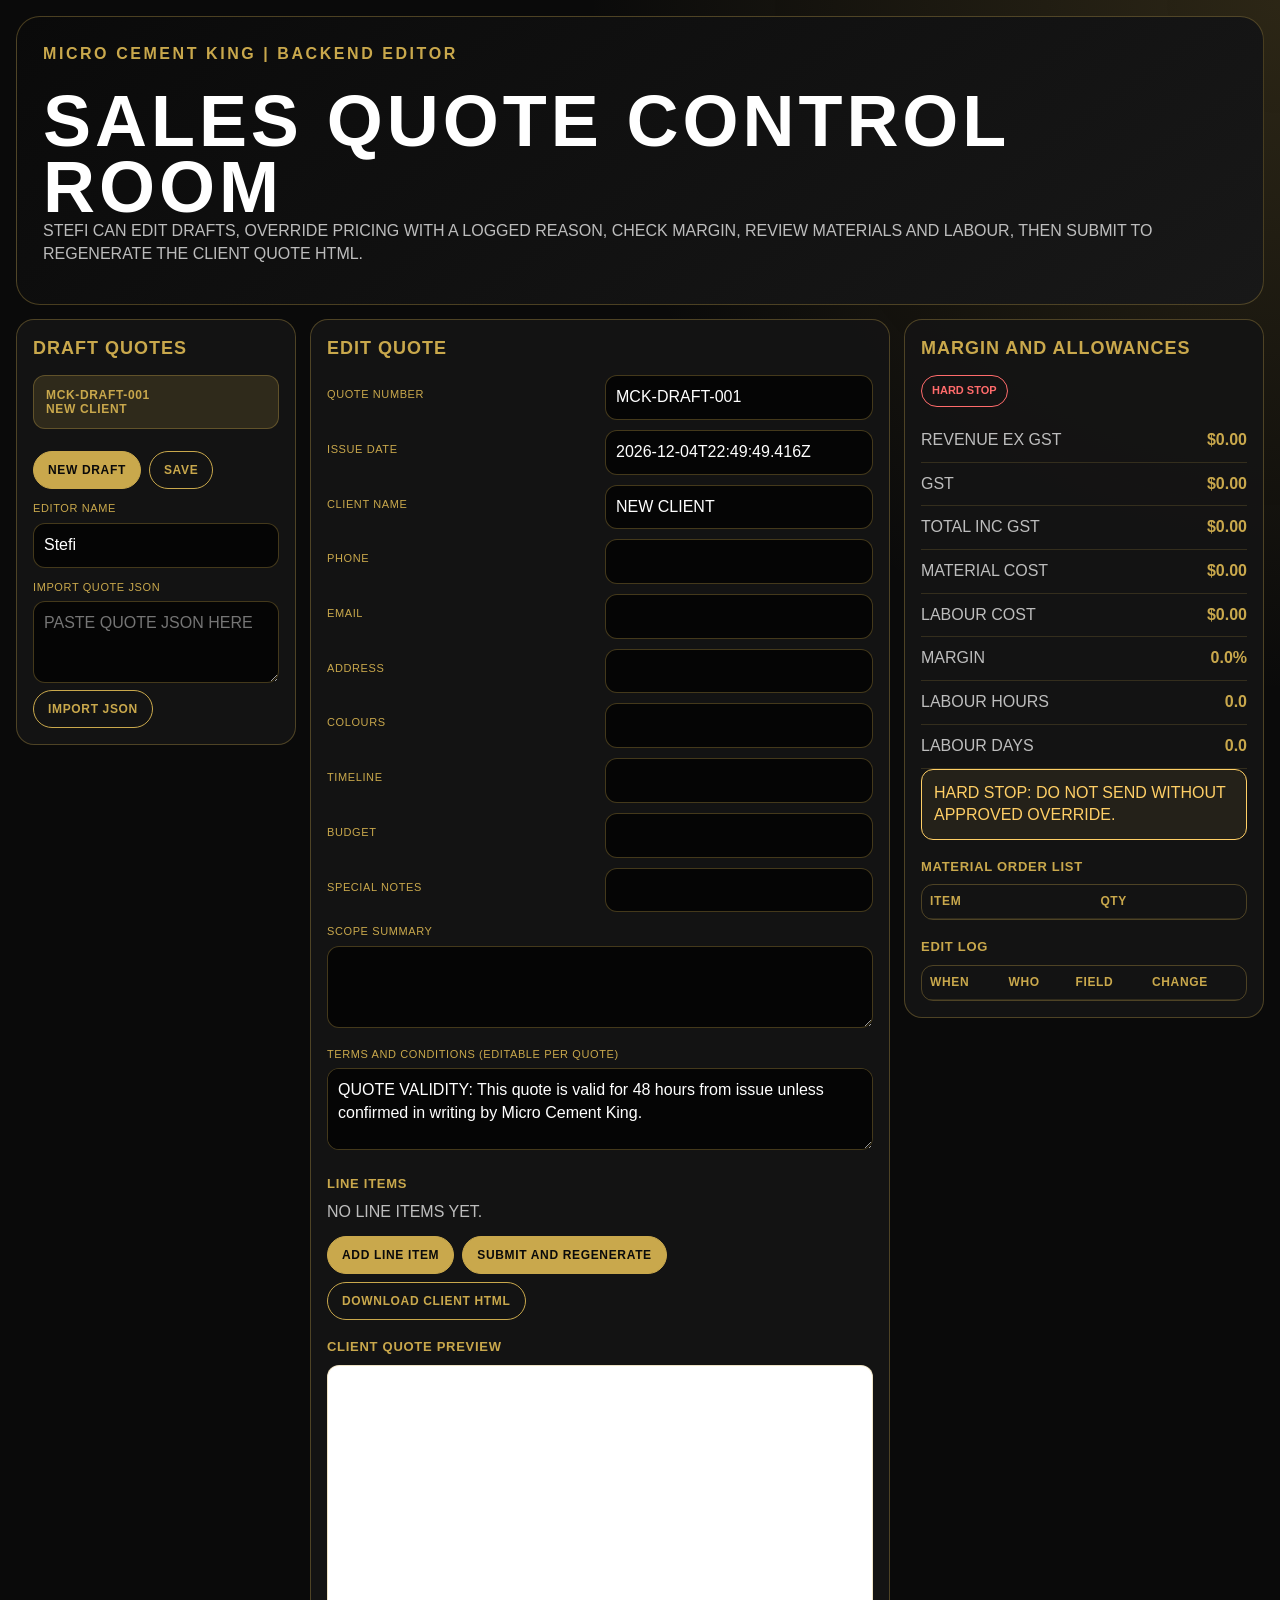
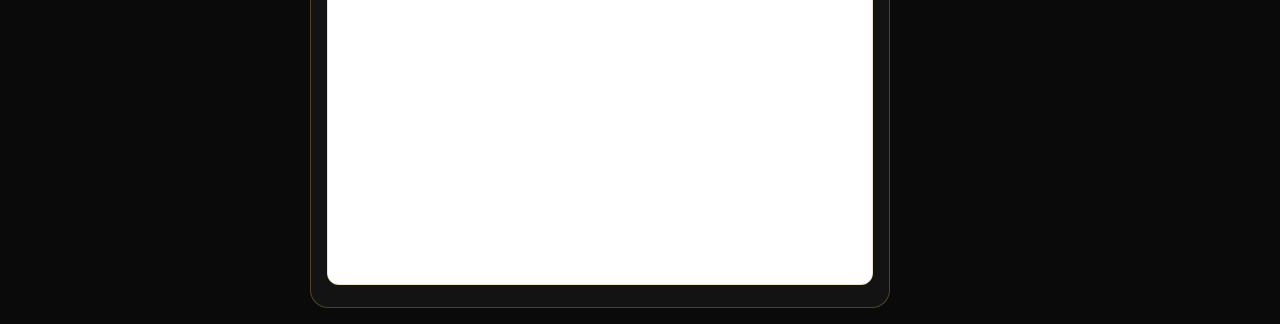
<file: backend-editor.html>
<!doctype html>
<html lang="en-AU">
<head>
  <meta charset="utf-8">
  <meta name="viewport" content="width=device-width, initial-scale=1, viewport-fit=cover">
  <title>MCK BACKEND EDITOR</title>
  <style>
    :root { --gold:#C9A84C; --black:#0A0A0A; --white:#FFFFFF; --panel:#151515; --muted:rgba(255,255,255,.72); --line:rgba(201,168,76,.32); --danger:#FF6B6B; --amber:#FFCF66; --green:#79D28F; }
    * { box-sizing:border-box; -webkit-print-color-adjust:exact; print-color-adjust:exact; }
    html, body { margin:0; background:var(--black); color:var(--white); font-family:Arial, Helvetica, sans-serif; line-height:1.42; }
    body { min-height:100vh; background:radial-gradient(circle at top right, rgba(201,168,76,.18), transparent 30%), var(--black); }
    h1, h2, h3, label, th, button { text-transform:uppercase; letter-spacing:.055em; }
    h1 { margin:0; font-size:clamp(34px, 7vw, 72px); line-height:.92; }
    h2 { margin:0 0 14px; color:var(--gold); font-size:18px; }
    h3 { color:var(--gold); font-size:13px; margin:18px 0 8px; }
    p { color:var(--muted); margin:0 0 12px; }
    .app { width:100%; max-width:1320px; margin:0 auto; padding:16px; }
    .hero { border:1px solid var(--line); border-radius:24px; padding:26px; background:linear-gradient(145deg, #0A0A0A, #181818); margin-bottom:14px; }
    .brand { color:var(--gold); font-weight:900; margin-bottom:22px; letter-spacing:.16em; }
    .layout { display:grid; grid-template-columns:280px 1fr 360px; gap:14px; align-items:start; }
    .card { border:1px solid var(--line); border-radius:18px; background:rgba(21,21,21,.95); padding:16px; overflow:hidden; }
    .draft { width:100%; text-align:left; border:1px solid var(--line); background:transparent; color:var(--white); border-radius:12px; padding:12px; margin-bottom:10px; cursor:pointer; }
    .draft.active { background:rgba(201,168,76,.16); color:var(--gold); }
    label { display:block; color:var(--gold); font-size:11px; margin:12px 0 6px; }
    input, textarea, select { width:100%; border:1px solid var(--line); border-radius:12px; background:#050505; color:var(--white); padding:10px; font:inherit; }
    textarea { min-height:82px; resize:vertical; }
    .grid { display:grid; grid-template-columns:repeat(2, minmax(0, 1fr)); gap:10px; }
    .line-grid { display:grid; grid-template-columns:1.4fr 1fr 1fr .65fr .75fr .9fr auto; gap:8px; align-items:end; border-top:1px solid rgba(201,168,76,.18); padding-top:12px; margin-top:12px; }
    button { border:1px solid var(--gold); border-radius:999px; background:var(--gold); color:var(--black); font-weight:900; padding:11px 14px; cursor:pointer; font-size:12px; }
    button.secondary { background:transparent; color:var(--gold); }
    button.danger { border-color:var(--danger); color:var(--danger); background:transparent; }
    .button-row { display:flex; flex-wrap:wrap; gap:8px; margin-top:12px; }
    .metric { display:flex; justify-content:space-between; gap:12px; border-bottom:1px solid rgba(201,168,76,.18); padding:10px 0; }
    .metric span { color:var(--muted); }
    .metric strong { color:var(--gold); }
    .badge { display:inline-flex; border:1px solid var(--line); border-radius:999px; padding:7px 10px; font-weight:900; font-size:11px; }
    .PASS { color:var(--green); border-color:var(--green); }
    .FLAG { color:var(--amber); border-color:var(--amber); }
    .HARDSTOP { color:var(--danger); border-color:var(--danger); }
    table { width:100%; border-collapse:collapse; }
    th, td { border-bottom:1px solid rgba(201,168,76,.16); padding:8px; font-size:12px; text-align:left; vertical-align:top; }
    th { color:var(--gold); }
    td { color:var(--white); }
    .scroll { max-height:300px; overflow:auto; border:1px solid var(--line); border-radius:12px; }
    .preview { width:100%; height:520px; background:var(--white); border:1px solid var(--line); border-radius:12px; }
    .notice { border:1px solid var(--amber); color:var(--amber); border-radius:12px; padding:12px; background:rgba(255,207,102,.07); }
    @media (max-width:1100px) { .layout { grid-template-columns:1fr; } .line-grid { grid-template-columns:1fr 1fr; } }
    @media (max-width:680px) { .app { padding:10px; } .hero, .card { border-radius:16px; padding:14px; } .grid, .line-grid { grid-template-columns:1fr; } }
    @media print { body, .app, .hero, .card { background:#0A0A0A !important; color:#FFFFFF !important; } h1,h2,h3,label,th,.brand,.metric strong { color:#C9A84C !important; } .button-row, button, .preview { display:none !important; } }
  </style>
</head>
<body>
  <main class="app">
    <section class="hero">
      <div class="brand">MICRO CEMENT KING | BACKEND EDITOR</div>
      <h1>SALES QUOTE CONTROL ROOM</h1>
      <p>STEFI CAN EDIT DRAFTS, OVERRIDE PRICING WITH A LOGGED REASON, CHECK MARGIN, REVIEW MATERIALS AND LABOUR, THEN SUBMIT TO REGENERATE THE CLIENT QUOTE HTML.</p>
    </section>

    <section class="layout">
      <aside class="card">
        <h2>DRAFT QUOTES</h2>
        <div id="draftList"></div>
        <div class="button-row">
          <button onclick="newDraft()">NEW DRAFT</button>
          <button class="secondary" onclick="saveDrafts()">SAVE</button>
        </div>
        <label>EDITOR NAME</label>
        <input id="editorName" value="Stefi" onchange="setEditor(this.value)">
        <label>IMPORT QUOTE JSON</label>
        <textarea id="importBox" placeholder="PASTE QUOTE JSON HERE"></textarea>
        <button class="secondary" onclick="importJson()">IMPORT JSON</button>
      </aside>

      <section class="card">
        <h2>EDIT QUOTE</h2>
        <div id="form"></div>
        <h3>LINE ITEMS</h3>
        <div id="lineItems"></div>
        <div class="button-row">
          <button onclick="addLineItem()">ADD LINE ITEM</button>
          <button onclick="submitQuote()">SUBMIT AND REGENERATE</button>
          <button class="secondary" onclick="downloadQuoteHtml()">DOWNLOAD CLIENT HTML</button>
        </div>
        <h3>CLIENT QUOTE PREVIEW</h3>
        <iframe id="preview" class="preview" title="CLIENT QUOTE PREVIEW"></iframe>
      </section>

      <aside class="card">
        <h2>MARGIN AND ALLOWANCES</h2>
        <div id="metrics"></div>
        <h3>MATERIAL ORDER LIST</h3>
        <div class="scroll"><table><thead><tr><th>ITEM</th><th>QTY</th></tr></thead><tbody id="materials"></tbody></table></div>
        <h3>EDIT LOG</h3>
        <div class="scroll"><table><thead><tr><th>WHEN</th><th>WHO</th><th>FIELD</th><th>CHANGE</th></tr></thead><tbody id="log"></tbody></table></div>
      </aside>
    </section>
  </main>

  <script>
    const GST = 0.10;
    const MIN = 2500;
    const rateTable = [
      ['Floors','Concrete (standard)',280], ['Floors','Existing tiles',350], ['Floors','Timber/plywood',320],
      ['Walls','Plasterboard',260], ['Walls','Rendered/brick',300], ['Benchtops','Any',380],
      ['Bathroom (wet area)','Any',350], ['Pool surrounds','Concrete',320], ['Stairs','Any',400],
      ['Fireplace','Any',420], ['Commercial (one coat)','Any',180]
    ];
    let editor = 'Stefi';
    let drafts = JSON.parse(localStorage.getItem('mckDrafts') || 'null') || seedDrafts();
    let active = 0;
    let lastHtml = '';

    function seedDrafts() {
      return [{ quoteNumber:'MCK-DRAFT-001', issueDate:new Date().toISOString(), client:{name:'NEW CLIENT', phone:'', email:''}, project:{address:'', colours:'', timeline:'', budget:'', specialNotes:''}, scopeSummary:'', lineItems:[], inclusions:[], exclusions:[], missingInfo:[], editLog:[] }];
    }
    function money(v) { return '$' + Number(v || 0).toLocaleString('en-AU', { minimumFractionDigits:2, maximumFractionDigits:2 }); }
    function n(v) { return String(v || '').trim().toLowerCase(); }
    function setEditor(value) { editor = value || 'Stefi'; }
    function log(field, oldValue, newValue) {
      const d = drafts[active];
      if (String(oldValue) === String(newValue)) return;
      d.editLog = d.editLog || [];
      d.editLog.unshift({ field, oldValue:String(oldValue || ''), newValue:String(newValue || ''), who:editor, when:new Date().toLocaleString('en-AU') });
    }
    function getRate(item) {
      if (item.rateOverride !== '' && item.rateOverride != null && !Number.isNaN(Number(item.rateOverride))) return Number(item.rateOverride);
      const direct = rateTable.find(r => n(r[0]) === n(item.surfaceType) && n(r[1]) === n(item.substrate));
      if (direct) return direct[2];
      const any = rateTable.find(r => n(r[0]) === n(item.surfaceType) && n(r[1]) === 'any');
      return any ? any[2] : 0;
    }
    function systemType(item) {
      const s = n(item.surfaceType); const sub = n(item.substrate); const desc = n(item.description);
      if (s.includes('commercial')) return 'commercial';
      if (s.includes('bathroom') || desc.includes('bathroom')) return 'wet';
      if (s.includes('benchtop') || desc.includes('bench') || desc.includes('counter')) return 'bench';
      if (s.includes('pool')) return 'outdoor';
      if (sub.includes('tile')) return 'tile';
      return 'standard';
    }
    function calc() {
      const d = drafts[active];
      let raw = 0, materials = 0, labour = 0, hours = 0;
      const lines = (d.lineItems || []).map(item => {
        const sqm = Number(item.sqm || 0); const rate = getRate(item); const type = systemType(item);
        const materialRate = type === 'commercial' ? 25 : type === 'wet' ? 60 : type === 'bench' ? 50 : type === 'outdoor' ? 55 : type === 'tile' ? 55 : 45;
        const labourRate = n(item.surfaceType).includes('stairs') || n(item.surfaceType).includes('fireplace') ? 120 : type === 'commercial' ? 50 : type === 'wet' ? 100 : 80;
        const hourRate = n(item.surfaceType).includes('stairs') || n(item.surfaceType).includes('fireplace') ? 1.5 : type === 'wet' ? 1.25 : type === 'commercial' ? .55 : type === 'bench' ? 1.1 : 1;
        const total = sqm * rate;
        raw += total; materials += sqm * materialRate; labour += sqm * labourRate; hours += sqm * hourRate;
        return { ...item, sqm, rate, total, materialRate, labourRate, hours, type };
      });
      const minimumAdjustment = raw > 0 && raw < MIN ? MIN - raw : 0;
      const revenue = raw + minimumAdjustment;
      const cost = materials + labour;
      const margin = revenue ? ((revenue - cost) / revenue) * 100 : 0;
      const status = margin >= 40 ? 'PASS' : margin >= 35 ? 'FLAG' : 'HARD STOP';
      return { lines, raw, minimumAdjustment, revenue, gst:revenue * GST, inc:revenue * 1.1, materials, labour, cost, margin, status, hours, days:hours / 16 };
    }
    function updateField(path, value) {
      const d = drafts[active];
      const parts = path.split('.');
      let obj = d;
      while (parts.length > 1) obj = obj[parts.shift()];
      const key = parts[0]; const old = obj[key]; obj[key] = value; log(path, old, value); render();
    }
    function input(label, path, value, type='text') { return `<label>${label}</label><input type="${type}" value="${escapeAttr(value)}" onchange="updateField('${path}', this.value)">`; }
    function textarea(label, path, value) { return `<label>${label}</label><textarea onchange="updateField('${path}', this.value)">${escapeHtml(value)}</textarea>`; }
    function escapeHtml(v) { return String(v == null ? '' : v).replaceAll('&','&amp;').replaceAll('<','&lt;').replaceAll('>','&gt;').replaceAll('"','&quot;').replaceAll("'",'&#039;'); }
    function escapeAttr(v) { return escapeHtml(v); }
    function render() {
      const d = drafts[active]; const c = calc();
      document.getElementById('draftList').innerHTML = drafts.map((q,i) => `<button class="draft ${i===active?'active':''}" onclick="active=${i}; render()"><strong>${escapeHtml(q.quoteNumber)}</strong><br>${escapeHtml((q.client||{}).name || 'NO NAME')}</button>`).join('');
      document.getElementById('form').innerHTML = `<div class="grid">${input('QUOTE NUMBER','quoteNumber',d.quoteNumber)}${input('ISSUE DATE','issueDate',d.issueDate)}${input('CLIENT NAME','client.name',d.client.name)}${input('PHONE','client.phone',d.client.phone)}${input('EMAIL','client.email',d.client.email)}${input('ADDRESS','project.address',d.project.address)}${input('COLOURS','project.colours',d.project.colours)}${input('TIMELINE','project.timeline',d.project.timeline)}${input('BUDGET','project.budget',d.project.budget)}${input('SPECIAL NOTES','project.specialNotes',d.project.specialNotes)}</div>${textarea('SCOPE SUMMARY','scopeSummary',d.scopeSummary || '')}${textarea('TERMS AND CONDITIONS (EDITABLE PER QUOTE)','termsAndConditions',d.termsAndConditions || defaultTerms())}`;
      document.getElementById('lineItems').innerHTML = (d.lineItems || []).map((item,i) => lineEditor(item,i)).join('') || '<p>NO LINE ITEMS YET.</p>';
      const cls = c.status.replace(' ', '');
      document.getElementById('metrics').innerHTML = `<p><span class="badge ${cls}">${c.status}</span></p><div class="metric"><span>REVENUE EX GST</span><strong>${money(c.revenue)}</strong></div><div class="metric"><span>GST</span><strong>${money(c.gst)}</strong></div><div class="metric"><span>TOTAL INC GST</span><strong>${money(c.inc)}</strong></div><div class="metric"><span>MATERIAL COST</span><strong>${money(c.materials)}</strong></div><div class="metric"><span>LABOUR COST</span><strong>${money(c.labour)}</strong></div><div class="metric"><span>MARGIN</span><strong>${c.margin.toFixed(1)}%</strong></div><div class="metric"><span>LABOUR HOURS</span><strong>${c.hours.toFixed(1)}</strong></div><div class="metric"><span>LABOUR DAYS</span><strong>${c.days.toFixed(1)}</strong></div>${c.status === 'HARD STOP' ? '<div class="notice">HARD STOP: DO NOT SEND WITHOUT APPROVED OVERRIDE.</div>' : ''}`;
      document.getElementById('materials').innerHTML = materialRows(c.lines);
      document.getElementById('log').innerHTML = (d.editLog || []).map(row => `<tr><td>${escapeHtml(row.when)}</td><td>${escapeHtml(row.who)}</td><td>${escapeHtml(row.field)}</td><td>${escapeHtml(row.oldValue)} TO ${escapeHtml(row.newValue)}</td></tr>`).join('');
      saveDrafts(false);
    }
    function lineEditor(item,i) {
      return `<div class="line-grid"><div><label>DESCRIPTION</label><input value="${escapeAttr(item.description)}" onchange="lineChange(${i}, 'description', this.value)"></div><div><label>SURFACE</label><select onchange="lineChange(${i}, 'surfaceType', this.value)">${surfaceOptions(item.surfaceType)}</select></div><div><label>SUBSTRATE</label><input value="${escapeAttr(item.substrate)}" onchange="lineChange(${i}, 'substrate', this.value)"></div><div><label>SQM</label><input type="number" step="0.1" value="${escapeAttr(item.sqm)}" onchange="lineChange(${i}, 'sqm', this.value)"></div><div><label>OVERRIDE</label><input type="number" step="0.01" value="${escapeAttr(item.rateOverride || '')}" onchange="lineChange(${i}, 'rateOverride', this.value)"></div><div><label>REASON</label><input value="${escapeAttr(item.overrideReason || '')}" onchange="lineChange(${i}, 'overrideReason', this.value)"></div><button class="danger" onclick="removeLine(${i})">REMOVE</button></div>`;
    }
    function surfaceOptions(value) {
      const options = ['Floors','Walls','Benchtops','Bathroom (wet area)','Pool surrounds','Stairs','Fireplace','Commercial (one coat)'];
      return options.map(o => `<option ${o===value?'selected':''}>${o}</option>`).join('');
    }
    function lineChange(i, key, value) { const item = drafts[active].lineItems[i]; const old = item[key]; item[key] = value; log('lineItems.' + i + '.' + key, old, value); render(); }
    function addLineItem() { drafts[active].lineItems.push({ description:'NEW AREA', surfaceType:'Floors', substrate:'Concrete (standard)', sqm:1, rateOverride:'', overrideReason:'' }); log('lineItems', '', 'ADDED LINE ITEM'); render(); }
    function removeLine(i) { const old = JSON.stringify(drafts[active].lineItems[i]); drafts[active].lineItems.splice(i,1); log('lineItems.' + i, old, 'REMOVED'); render(); }
    function materialRows(lines) {
      const rows = [];
      lines.forEach(line => {
        const sqm = Math.ceil(line.sqm * 1.10);
        rows.push(['MICROCEMENT SYSTEM', Math.ceil(sqm / 10) + ' PAILS']);
        rows.push(['PRIMER', Math.ceil(sqm / 25) + ' UNITS']);
        rows.push(['SEALER', Math.ceil(sqm / 20) + ' KITS']);
        if (line.type === 'wet') rows.push(['WATERPROOFING MEMBRANE', Math.ceil(sqm / 12) + ' UNITS']);
        if (line.type === 'tile') rows.push(['TILE BONDING AGENT', Math.ceil(sqm / 20) + ' UNITS']);
      });
      return rows.map(r => `<tr><td>${r[0]}</td><td>${r[1]}</td></tr>`).join('');
    }
    function submitQuote() { lastHtml = makeClientHtml(); const frame = document.getElementById('preview'); frame.srcdoc = lastHtml; log('submit', 'DRAFT', 'CLIENT HTML REGENERATED'); saveDrafts(); render(); }
    function makeClientHtml() {
      const d = drafts[active]; const c = calc();
      const lineRows = c.lines.map(l => `<tr><td>${escapeHtml(l.description)}</td><td>${escapeHtml(l.surfaceType)}</td><td>${escapeHtml(l.substrate)}</td><td>${l.sqm}</td><td>${money(l.rate)}</td><td>${money(l.total)}</td></tr>`).join('');
      const terms = (d.termsAndConditions || defaultTerms()).split('\n\n').map(t => `<div style="padding:12px;background:#1A1A1A;border:1px solid rgba(201,168,76,0.24);border-radius:12px;margin-bottom:10px;font-size:14px;color:#EDEDED">${escapeHtml(t)}</div>`).join('');
      return `<!doctype html><html lang="en-AU"><head><meta charset="utf-8"><meta name="viewport" content="width=device-width,initial-scale=1"><title>${escapeHtml(d.quoteNumber)} CLIENT QUOTE</title><style>*{box-sizing:border-box;-webkit-print-color-adjust:exact;print-color-adjust:exact}body{margin:0;background:#0A0A0A;color:#FFFFFF;font-family:Arial,Helvetica,sans-serif}.wrap{max-width:900px;margin:auto;padding:18px}h1,h2,h3{text-transform:uppercase;color:#C9A84C}table{width:100%;border-collapse:collapse}td,th{border-bottom:1px solid rgba(201,168,76,.3);padding:10px;text-align:left}.accept-box{margin-top:16px;padding:16px;background:#FFFFFF;border:2px solid #C9A84C;border-radius:14px;color:#0A0A0A}button{background:#C9A84C;color:#0A0A0A;border:0;border-radius:999px;padding:12px 16px;font-weight:900;text-transform:uppercase;margin:6px 4px 0 0}button:disabled{background:#6B6B6B;color:#DADADA;cursor:not-allowed}@media print{@page{size:A4;margin:8mm}body,.wrap{background:#0A0A0A!important;color:#FFFFFF!important}h1,h2,h3,th{color:#C9A84C!important}.accept-box,button{display:none!important}}</style></head><body><main class="wrap"><h1>CLIENT QUOTE</h1><p>MICRO CEMENT KING | projects@microcementking.au | 0468 053 819 | microcementking.au</p><h2>CLIENT DETAILS</h2><p>${escapeHtml(d.client.name)} | ${escapeHtml(d.client.phone)} | ${escapeHtml(d.client.email)} | ${escapeHtml(d.project.address)}</p><h2>SCOPE</h2><p>${escapeHtml(d.scopeSummary || 'SUPPLY AND APPLY MICRO CEMENT KING MICROCEMENT SYSTEM TO QUOTED AREAS.')}</p><table><thead><tr><th>DESCRIPTION</th><th>SURFACE</th><th>SUBSTRATE</th><th>SQM</th><th>RATE EX GST</th><th>TOTAL EX GST</th></tr></thead><tbody>${lineRows}${c.minimumAdjustment ? `<tr><td>MINIMUM CHARGE ADJUSTMENT</td><td>PROJECT MINIMUM</td><td>ANY</td><td>1</td><td>${money(c.minimumAdjustment)}</td><td>${money(c.minimumAdjustment)}</td></tr>` : ''}</tbody></table><h2>TOTALS</h2><p>SUBTOTAL EX GST: ${money(c.revenue)}<br>GST: ${money(c.gst)}<br>TOTAL INC GST: ${money(c.inc)}</p><h2>PAYMENT SCHEDULE</h2><p>DEPOSIT 10%: ${money(c.revenue*.1)} EX GST | MATERIALS AND SCHEDULING 50%: ${money(c.revenue*.5)} EX GST | COMPLETION 40%: ${money(c.revenue*.4)} EX GST</p><h2>TERMS AND CONDITIONS</h2>${terms}<div class="accept-box"><label style="display:grid;grid-template-columns:24px 1fr;gap:10px;font-weight:700;font-size:14px"><input type="checkbox" id="ok" style="width:22px;height:22px;accent-color:#C9A84C"><span>I have read and agree to the Terms and Conditions above for quote ${escapeHtml(d.quoteNumber)}.</span></label><div style="margin-top:14px"><button id="accept" disabled>ACCEPT QUOTE</button><button onclick="print()">PRINT OR SAVE PDF</button></div></div><script>const ok=document.getElementById('ok');const btn=document.getElementById('accept');ok.onchange=()=>btn.disabled=!ok.checked;btn.onclick=()=>location.href='mailto:projects@microcementking.au?subject=ACCEPT QUOTE ${encodeURIComponent(d.quoteNumber)}';<\/script></main></body></html>`;
    }
    function downloadQuoteHtml() { if (!lastHtml) submitQuote(); const blob = new Blob([lastHtml], {type:'text/html'}); const a = document.createElement('a'); a.href = URL.createObjectURL(blob); a.download = (drafts[active].quoteNumber || 'mck-quote') + '.html'; a.click(); URL.revokeObjectURL(a.href); }
    function defaultTerms() { return 'QUOTE VALIDITY: This quote is valid for 48 hours from issue unless confirmed in writing by Micro Cement King.\n\nPAYMENT TERMS: Deposit due within 7 days of acceptance. Progress payments as per the schedule above. Final payment due on completion. Work may pause if payments are overdue.\n\nSCOPE OF WORKS: This quote covers only the items listed above. Any additional work requires a written variation.\n\nVARIATIONS: Additional work or changes requested after acceptance will be quoted separately and require written approval before proceeding.\n\nACCESS: Client must provide clear and safe access to all work areas. Delays caused by access issues may result in additional charges.\n\nSURFACE PREPARATION: Quote assumes surfaces are in standard condition. Additional preparation required due to unforeseen substrate conditions will be quoted as a variation.\n\nEXCLUSIONS: Tile removal, waterproofing, plumbing, electrical work, structural repairs and after hours access are excluded unless listed in the scope above.\n\nDEFECTS LIABILITY: 7 year structural warranty on all micro cement applications. Cosmetic touch-ups within 30 days of completion at no charge.\n\nCANCELLATION: Cancellation after acceptance will incur a fee of 20% of the quoted amount to cover scheduling, materials procurement, and administration.\n\nTIMELINE: Estimated start and completion dates are subject to weather, material availability, and site readiness. MCK will communicate any changes promptly.\n\nINSURANCE: Micro Cement King holds current public liability insurance ($20M) and workers compensation insurance.\n\nDISPUTES: Any disputes will be resolved through direct communication in the first instance. If unresolved, mediation through QBCC processes applies.\n\nACCEPTANCE: By ticking the box below and clicking Accept Quote, you agree to all terms above and authorise Micro Cement King to proceed with the quoted works.'; }
    function newDraft() { drafts.push({ quoteNumber:'MCK-DRAFT-' + String(drafts.length + 1).padStart(3,'0'), issueDate:new Date().toISOString(), client:{name:'NEW CLIENT', phone:'', email:''}, project:{address:'', colours:'', timeline:'', budget:'', specialNotes:''}, scopeSummary:'', termsAndConditions: defaultTerms(), lineItems:[], inclusions:[], exclusions:[], missingInfo:[], editLog:[] }); active = drafts.length - 1; render(); }
    function saveDrafts(show=true) { localStorage.setItem('mckDrafts', JSON.stringify(drafts)); if (show) alert('DRAFTS SAVED'); }
    function importJson() { try { const q = JSON.parse(document.getElementById('importBox').value); drafts.push(q); active = drafts.length - 1; render(); } catch(e) { alert('IMPORT FAILED. CHECK JSON.'); } }
    render();
  </script>
</body>
</html>
</file>
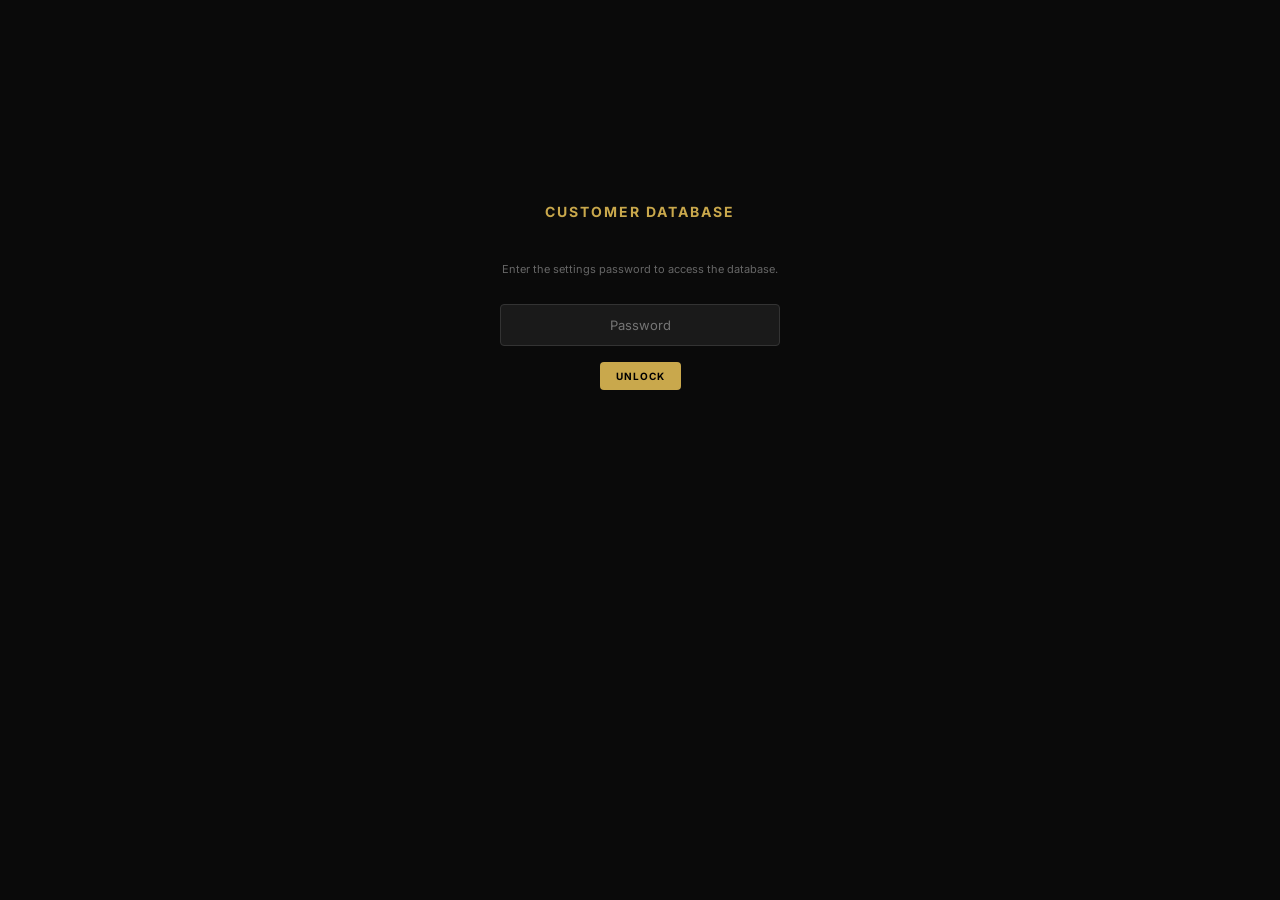
<file: customers.html>
<!DOCTYPE html>
<html lang="en">
<head>
<meta charset="UTF-8">
<meta name="viewport" content="width=device-width, initial-scale=1.0">
<meta name="color-scheme" content="dark">
<title>MCK Customer Database</title>
<link href="https://fonts.googleapis.com/css2?family=Inter:wght@300;400;500;600;700;800;900&display=swap" rel="stylesheet">
<style>
*, *::before, *::after { box-sizing: border-box; }
:root { --bg:#0a0a0a; --card-bg:#111; --border:#333; --gold:#c9a84c; --green:#27AE60; --red:#ff4444; --amber:#f39c12; --blue:#3498DB; --grey-light:#aaa; --grey-mid:#666; }
html,body { margin:0; padding:0; background:var(--bg); color:#fff; font-family:'Inter',sans-serif; font-size:13px; line-height:1.5; }
.container { max-width:1200px; margin:0 auto; padding:20px; }
.header { border-bottom:2px solid var(--gold); padding-bottom:16px; margin-bottom:24px; display:flex; justify-content:space-between; align-items:center; flex-wrap:wrap; gap:12px; }
.header h1 { font-size:18px; color:var(--gold); letter-spacing:3px; text-transform:uppercase; margin:0; font-weight:800; }
.header .sub { font-size:10px; color:var(--grey-light); letter-spacing:1px; }
.header-actions { display:flex; gap:8px; }
.btn { padding:8px 16px; font-family:inherit; font-size:10px; font-weight:700; letter-spacing:1px; text-transform:uppercase; border:none; border-radius:4px; cursor:pointer; text-decoration:none; display:inline-block; }
.btn-gold { background:var(--gold); color:#000; }
.btn-ghost { background:transparent; border:1px solid var(--border); color:var(--grey-light); }
.btn-ghost:hover { border-color:var(--gold); color:var(--gold); }
.btn-sm { padding:4px 10px; font-size:9px; }
.auth-gate { display:flex; flex-direction:column; align-items:center; justify-content:center; min-height:60vh; gap:16px; }
.auth-gate h2 { color:var(--gold); font-size:14px; letter-spacing:2px; text-transform:uppercase; }
.auth-gate input { background:#1a1a1a; border:1px solid var(--border); color:#fff; padding:12px 16px; font-family:inherit; font-size:13px; border-radius:4px; width:280px; text-align:center; }
.auth-gate input:focus { outline:none; border-color:var(--gold); }
.auth-error { color:var(--red); font-size:11px; display:none; }
.filters { display:flex; gap:8px; margin-bottom:16px; flex-wrap:wrap; align-items:center; }
.search-input { background:#1a1a1a; border:1px solid var(--border); color:#fff; padding:6px 12px; font-family:inherit; font-size:11px; border-radius:3px; width:240px; }
.search-input:focus { outline:none; border-color:var(--gold); }
.brand-pill { padding:2px 8px; border-radius:3px; font-size:8px; font-weight:800; letter-spacing:1px; }
.brand-MCK { background:var(--gold); color:#000; }
.brand-RENDERKING { background:#8e44ad; color:#fff; }
.cust-card { background:var(--card-bg); border:1px solid var(--border); border-radius:6px; margin-bottom:12px; overflow:hidden; }
.cust-head { display:flex; align-items:center; gap:12px; padding:14px 16px; cursor:pointer; }
.cust-head:hover { background:#161616; }
.cust-name { font-size:14px; font-weight:700; color:#fff; }
.cust-meta { font-size:10px; color:var(--grey-light); }
.cust-body { padding:0 16px 14px 16px; border-top:1px solid var(--border); display:none; }
.cust-card.open .cust-body { display:block; }
.chev { color:var(--gold); transition:transform .15s; font-size:11px; }
.cust-card.open .chev { transform:rotate(90deg); }
.proj { border-left:3px solid var(--blue); background:#0d0d0d; border-radius:4px; margin:12px 0; padding:10px 12px; }
.proj-head { display:flex; align-items:center; justify-content:space-between; gap:10px; flex-wrap:wrap; }
.proj-name { font-size:12px; font-weight:700; color:var(--blue); }
.proj-meta { font-size:10px; color:var(--grey-mid); }
.quote-row { display:flex; align-items:center; gap:10px; padding:6px 8px; border-top:1px solid #1d1d1d; font-size:11px; flex-wrap:wrap; }
.quote-row:first-of-type { border-top:none; }
.qid { color:var(--gold); font-family:monospace; font-size:10px; }
.status { display:inline-block; padding:1px 7px; border-radius:3px; font-size:8px; font-weight:800; letter-spacing:1px; text-transform:uppercase; }
.status-PENDING { background:var(--gold); color:#000; } .status-ACCEPTED { background:var(--green); color:#fff; }
.status-DECLINED { background:var(--red); color:#fff; } .status-EXPIRED { background:#666; color:#fff; }
.action-link { color:var(--gold); text-decoration:none; font-size:9px; font-weight:700; }
.action-link:hover { text-decoration:underline; } .action-link.blue { color:var(--blue); }
.loading { text-align:center; padding:60px; color:var(--grey-mid); }
.loading .spinner { display:inline-block; width:24px; height:24px; border:2px solid var(--border); border-top-color:var(--gold); border-radius:50%; animation:spin .8s linear infinite; margin-bottom:12px; }
@keyframes spin { to { transform:rotate(360deg); } }
.empty-state { text-align:center; padding:60px; color:var(--grey-mid); }
.empty-state h3 { color:var(--gold); font-size:14px; letter-spacing:2px; margin-bottom:8px; }
.modal-bg { position:fixed; inset:0; background:rgba(0,0,0,.85); z-index:9999; display:flex; align-items:center; justify-content:center; padding:20px; }
.modal { background:#111; border:1px solid var(--gold); border-radius:8px; padding:26px; max-width:520px; width:100%; max-height:90vh; overflow-y:auto; }
.modal h3 { color:var(--gold); font-size:13px; letter-spacing:2px; text-transform:uppercase; margin:0 0 16px; }
.field { margin-bottom:12px; } .field label { display:block; font-size:9px; color:var(--gold); letter-spacing:1px; text-transform:uppercase; margin-bottom:4px; }
.field input, .field select, .field textarea { width:100%; background:#1a1a1a; border:1px solid var(--border); color:#fff; padding:9px 12px; font-family:inherit; font-size:12px; border-radius:3px; }
.field input:focus, .field select:focus, .field textarea:focus { outline:none; border-color:var(--gold); }
.toast { position:fixed; bottom:20px; left:50%; transform:translateX(-50%); background:#111; border:1px solid var(--gold); color:#fff; padding:12px 22px; border-radius:6px; font-size:12px; z-index:10000; display:none; }
</style>
</head>
<body>
<div class="container">

<!-- AUTH GATE -->
<div id="auth-gate" class="auth-gate">
  <h2>Customer Database</h2>
  <p style="color:#666;font-size:11px;">Enter the settings password to access the database.</p>
  <input type="password" id="db-password" placeholder="Password" onkeydown="if(event.key==='Enter')unlockDb()">
  <button class="btn btn-gold" onclick="unlockDb()">UNLOCK</button>
  <div class="auth-error" id="db-error">INCORRECT PASSWORD</div>
</div>

<!-- DATABASE -->
<div id="database" style="display:none;">
  <div class="header">
    <div>
      <h1>Customer Database</h1>
      <div class="sub">CUSTOMER ▸ PROJECT ▸ QUOTES &nbsp;·&nbsp; <span id="who"></span></div>
    </div>
    <div class="header-actions">
      <button class="btn btn-gold" onclick="openNewCustomer()">+ NEW CUSTOMER</button>
      <button class="btn btn-ghost" onclick="loadAll()">REFRESH</button>
      <a href="quotes-dashboard.html" class="btn btn-ghost">PIPELINE</a>
      <a href="index.html" class="btn btn-ghost">TOOLS</a>
    </div>
  </div>

  <div class="filters">
    <input type="text" class="search-input" id="search-input" placeholder="Search customer / project..." oninput="renderTree()">
    <select class="search-input" id="brand-filter" style="width:170px;" onchange="renderTree()">
      <option value="">All brands</option>
      <option value="MCK">Micro Cement King</option>
      <option value="RENDERKING">Render King</option>
    </select>
  </div>

  <div id="tree"><div class="loading"><div class="spinner"></div><br>Loading customers...</div></div>
</div>
</div>

<div id="toast" class="toast"></div>

<script src="quote-storage.js?v=4"></script>
<script src="customer-storage.js?v=1"></script>
<script src="access-log.js?v=1"></script>
<script>
const DB_PASSWORD = 'MCK2026';
let CUSTOMERS = [];           // index entries
let PROJECTS_BY_CUST = {};    // customerId -> [project records]
let LOADED_PROJECTS = {};     // customerId -> bool

function unlockDb() {
  const v = document.getElementById('db-password').value;
  if (v === DB_PASSWORD) {
    document.getElementById('auth-gate').style.display = 'none';
    document.getElementById('database').style.display = 'block';
    const who = MCK_ACCESS_LOG.ensureUser();
    document.getElementById('who').textContent = 'Signed in as ' + who;
    MCK_ACCESS_LOG.log({ action: 'open', target: 'customers.html' });
    loadAll();
  } else {
    document.getElementById('db-error').style.display = 'block';
  }
}

function toast(msg) {
  const t = document.getElementById('toast');
  t.textContent = msg; t.style.display = 'block';
  clearTimeout(window._tt); window._tt = setTimeout(() => t.style.display = 'none', 3200);
}
function esc(s){ return String(s==null?'':s).replace(/[&<>"']/g,c=>({'&':'&amp;','<':'&lt;','>':'&gt;','"':'&quot;',"'":'&#39;'}[c])); }
function money(n){ return '$' + (Number(n)||0).toLocaleString('en-AU'); }

async function loadAll() {
  document.getElementById('tree').innerHTML = '<div class="loading"><div class="spinner"></div><br>Loading customers...</div>';
  const res = await MCK_CUSTOMER_STORAGE.listCustomers();
  CUSTOMERS = (res.success ? res.customers : []) || [];
  PROJECTS_BY_CUST = {}; LOADED_PROJECTS = {};
  // Pre-load the project index once (cheap) and bucket by customer.
  const projRes = await MCK_CUSTOMER_STORAGE.listProjects();
  (projRes.projects || []).forEach(p => {
    (PROJECTS_BY_CUST[p.customerId] = PROJECTS_BY_CUST[p.customerId] || []).push(p);
  });
  renderTree();
}

function renderTree() {
  const term = (document.getElementById('search-input').value || '').toLowerCase();
  const brand = document.getElementById('brand-filter').value;
  const host = document.getElementById('tree');
  let list = CUSTOMERS.slice();
  if (brand) list = list.filter(c => c.brand === brand);
  if (term) list = list.filter(c => (c.name || '').toLowerCase().includes(term)
    || (PROJECTS_BY_CUST[c.id] || []).some(p => (p.name || '').toLowerCase().includes(term)));
  list.sort((a, b) => (b.updatedAt || '').localeCompare(a.updatedAt || ''));

  if (!list.length) {
    host.innerHTML = '<div class="empty-state"><h3>No customers yet</h3><p>Create your first customer to start grouping repeat jobs.</p></div>';
    return;
  }
  host.innerHTML = list.map(c => {
    const projects = PROJECTS_BY_CUST[c.id] || [];
    return `
    <div class="cust-card" id="cust-${esc(c.id)}">
      <div class="cust-head" onclick="toggleCust('${esc(c.id)}')">
        <span class="chev">▶</span>
        <div style="flex:1;">
          <div class="cust-name">${esc(c.name || '(no name)')} <span class="brand-pill brand-${esc(c.brand||'MCK')}">${esc(c.brand||'MCK')}</span></div>
          <div class="cust-meta">${esc(c.id)} · ${esc(c.type||'')} · ${projects.length} project(s)</div>
        </div>
        <button class="btn btn-ghost btn-sm" onclick="event.stopPropagation();openNewProject('${esc(c.id)}')">+ PROJECT</button>
        <button class="btn btn-ghost btn-sm" onclick="event.stopPropagation();exportCust('${esc(c.id)}')">EXPORT</button>
      </div>
      <div class="cust-body" id="body-${esc(c.id)}">
        ${projects.length ? '' : '<p style="color:#666;font-size:11px;">No projects yet. Add one to start quoting.</p>'}
        <div id="projhost-${esc(c.id)}"></div>
      </div>
    </div>`;
  }).join('');
}

function toggleCust(id) {
  const card = document.getElementById('cust-' + id);
  card.classList.toggle('open');
  if (card.classList.contains('open') && !LOADED_PROJECTS[id]) {
    renderProjects(id);
    LOADED_PROJECTS[id] = true;
  }
}

async function renderProjects(custId) {
  const host = document.getElementById('projhost-' + custId);
  const projects = PROJECTS_BY_CUST[custId] || [];
  if (!projects.length) { host.innerHTML = ''; return; }
  host.innerHTML = '<div class="loading" style="padding:18px;"><div class="spinner"></div></div>';
  const blocks = [];
  for (const pi of projects) {
    const full = await MCK_CUSTOMER_STORAGE.getProject(pi.id);
    const p = full.success ? full.data : pi;
    const refs = dedupeRefs(p.quoteRefs || []);
    const total = refs.reduce((s, r) => s + (r.subtotal || 0), 0);
    blocks.push(`
      <div class="proj">
        <div class="proj-head">
          <div>
            <div class="proj-name">${esc(p.name || '(unnamed project)')}</div>
            <div class="proj-meta">${esc(p.projectId)} · ${esc(p.siteAddress||'')} · ${refs.length} quote(s) · ${money(total)} ex GST</div>
          </div>
          <button class="btn btn-gold btn-sm" onclick="newQuoteForProject('${esc(custId)}','${esc(p.projectId)}','${esc(p.name||'')}')">+ NEW QUOTE</button>
        </div>
        ${refs.length ? refs.map(r => `
          <div class="quote-row">
            <span class="qid">${esc(r.quoteId)}</span>
            <span class="status status-${esc(r.status||'PENDING')}">${esc(r.status||'PENDING')}</span>
            <span style="color:#aaa;">${esc(r.endClientName || r.jobName || '')}</span>
            <span style="color:#fff;">${money(r.subtotal)}</span>
            <span style="margin-left:auto;display:flex;gap:10px;">
              <a class="action-link" target="_blank" href="quote-viewer.html?id=${encodeURIComponent(r.quoteId)}">INTERNAL</a>
              <a class="action-link blue" target="_blank" href="quote-viewer.html?id=${encodeURIComponent(r.quoteId)}&view=client">CLIENT</a>
              <a class="action-link" href="index.html?edit=${encodeURIComponent(r.quoteId)}">EDIT</a>
            </span>
          </div>`).join('') : '<div style="color:#666;font-size:10px;padding:6px 8px;">No quotes yet.</div>'}
      </div>`);
  }
  host.innerHTML = blocks.join('');
}

// Show only the latest version of each base quote id
function dedupeRefs(refs) {
  const byBase = {};
  refs.forEach(r => {
    const base = r.baseQuoteId || r.quoteId.replace(/-v\d+$/, '');
    if (!byBase[base] || (r.version || 1) >= (byBase[base].version || 1)) byBase[base] = r;
  });
  return Object.values(byBase);
}

function newQuoteForProject(custId, projId, projName) {
  const endClient = prompt('End client / sub-customer for this quote (optional — e.g. unit owner). Leave blank for the main customer:', '') || '';
  const params = new URLSearchParams({ customer: custId, project: projId, projectName: projName });
  if (endClient) params.set('endClient', endClient);
  window.location.href = 'index.html?' + params.toString();
}

// ── Create customer ──
function openNewCustomer() {
  showModal(`<h3>New Customer</h3>
    <div class="field"><label>Business / Customer name</label><input id="nc-name" placeholder="ACME Builders Pty Ltd"></div>
    <div class="field"><label>Type</label><select id="nc-type"><option value="business">Business</option><option value="individual">Individual</option></select></div>
    <div class="field"><label>Brand</label><select id="nc-brand"><option value="MCK">Micro Cement King</option><option value="RENDERKING">Render King</option></select></div>
    <div class="field"><label>Contact name</label><input id="nc-contact" placeholder="Primary contact"></div>
    <div class="field"><label>Email</label><input id="nc-email" placeholder="name@example.com"></div>
    <div class="field"><label>Phone</label><input id="nc-phone" placeholder="0400 000 000"></div>
    <div class="field"><label>ABN (optional)</label><input id="nc-abn"></div>
    <div class="field"><label>Billing address</label><input id="nc-addr"></div>
    <div style="display:flex;gap:8px;justify-content:flex-end;margin-top:6px;">
      <button class="btn btn-ghost" onclick="closeModal()">CANCEL</button>
      <button class="btn btn-gold" onclick="saveNewCustomer()">CREATE</button>
    </div>`);
}
async function saveNewCustomer() {
  const data = {
    name: val('nc-name'), type: val('nc-type'), brand: val('nc-brand'),
    contactName: val('nc-contact'), email: val('nc-email'), phone: val('nc-phone'),
    abn: val('nc-abn'), billingAddress: val('nc-addr'), createdBy: MCK_ACCESS_LOG.getUser()
  };
  if (!data.name) { toast('Name is required'); return; }
  busyModal('Creating customer...');
  const res = await MCK_CUSTOMER_STORAGE.createCustomer(data);
  if (res.success) {
    MCK_ACCESS_LOG.log({ action: 'create', target: res.customerId, meta: { kind: 'customer' } });
    closeModal(); toast('Customer ' + res.customerId + ' created'); await loadAll();
  } else { toast('Error: ' + res.error); }
}

// ── Create project ──
function openNewProject(custId) {
  showModal(`<h3>New Project</h3>
    <p style="color:#888;font-size:11px;margin-top:-8px;">Under customer <b>${esc(custId)}</b>. A project groups all quotes for one job/site (e.g. a block of units).</p>
    <div class="field"><label>Project name</label><input id="np-name" placeholder="Teemangum St — 15 unit block"></div>
    <div class="field"><label>Site address</label><input id="np-addr" placeholder="5/4 Teemangum Street, Tugun QLD"></div>
    <div class="field"><label>Notes</label><textarea id="np-notes" rows="2"></textarea></div>
    <div style="display:flex;gap:8px;justify-content:flex-end;margin-top:6px;">
      <button class="btn btn-ghost" onclick="closeModal()">CANCEL</button>
      <button class="btn btn-gold" onclick="saveNewProject('${esc(custId)}')">CREATE</button>
    </div>`);
}
async function saveNewProject(custId) {
  const data = { name: val('np-name'), siteAddress: val('np-addr'), notes: val('np-notes'), createdBy: MCK_ACCESS_LOG.getUser() };
  if (!data.name) { toast('Project name is required'); return; }
  busyModal('Creating project...');
  const res = await MCK_CUSTOMER_STORAGE.createProject(custId, data);
  if (res.success) {
    MCK_ACCESS_LOG.log({ action: 'create', target: res.projectId, meta: { kind: 'project', customerId: custId } });
    closeModal(); toast('Project ' + res.projectId + ' created'); await loadAll();
    // re-open the customer so it's visible
    setTimeout(() => { const card = document.getElementById('cust-' + custId); if (card && !card.classList.contains('open')) toggleCust(custId); }, 200);
  } else { toast('Error: ' + res.error); }
}

// ── Export bundle for Google Drive backup ──
async function exportCust(custId) {
  toast('Building backup bundle...');
  const res = await MCK_CUSTOMER_STORAGE.exportCustomerBundle(custId);
  if (!res.success) { toast('Export failed: ' + res.error); return; }
  const blob = new Blob([JSON.stringify(res.bundle, null, 2)], { type: 'application/json' });
  const a = document.createElement('a');
  a.href = URL.createObjectURL(blob);
  a.download = custId + '_backup_' + new Date().toISOString().slice(0, 10) + '.json';
  a.click(); URL.revokeObjectURL(a.href);
  MCK_ACCESS_LOG.log({ action: 'export', target: custId, meta: { kind: 'customer-bundle' } });
  toast('Downloaded — drop this into the brand Google Drive folder.');
}

// ── tiny modal helpers ──
function showModal(html) {
  closeModal();
  const bg = document.createElement('div'); bg.className = 'modal-bg'; bg.id = 'modal-bg';
  bg.innerHTML = '<div class="modal">' + html + '</div>';
  bg.addEventListener('click', e => { if (e.target === bg) closeModal(); });
  document.body.appendChild(bg);
}
function busyModal(msg) { const m = document.querySelector('#modal-bg .modal'); if (m) m.innerHTML = '<div class="loading"><div class="spinner"></div><br>' + esc(msg) + '</div>'; }
function closeModal() { const m = document.getElementById('modal-bg'); if (m) m.remove(); }
function val(id) { const el = document.getElementById(id); return el ? el.value.trim() : ''; }
</script>
</body>
</html>
</file>
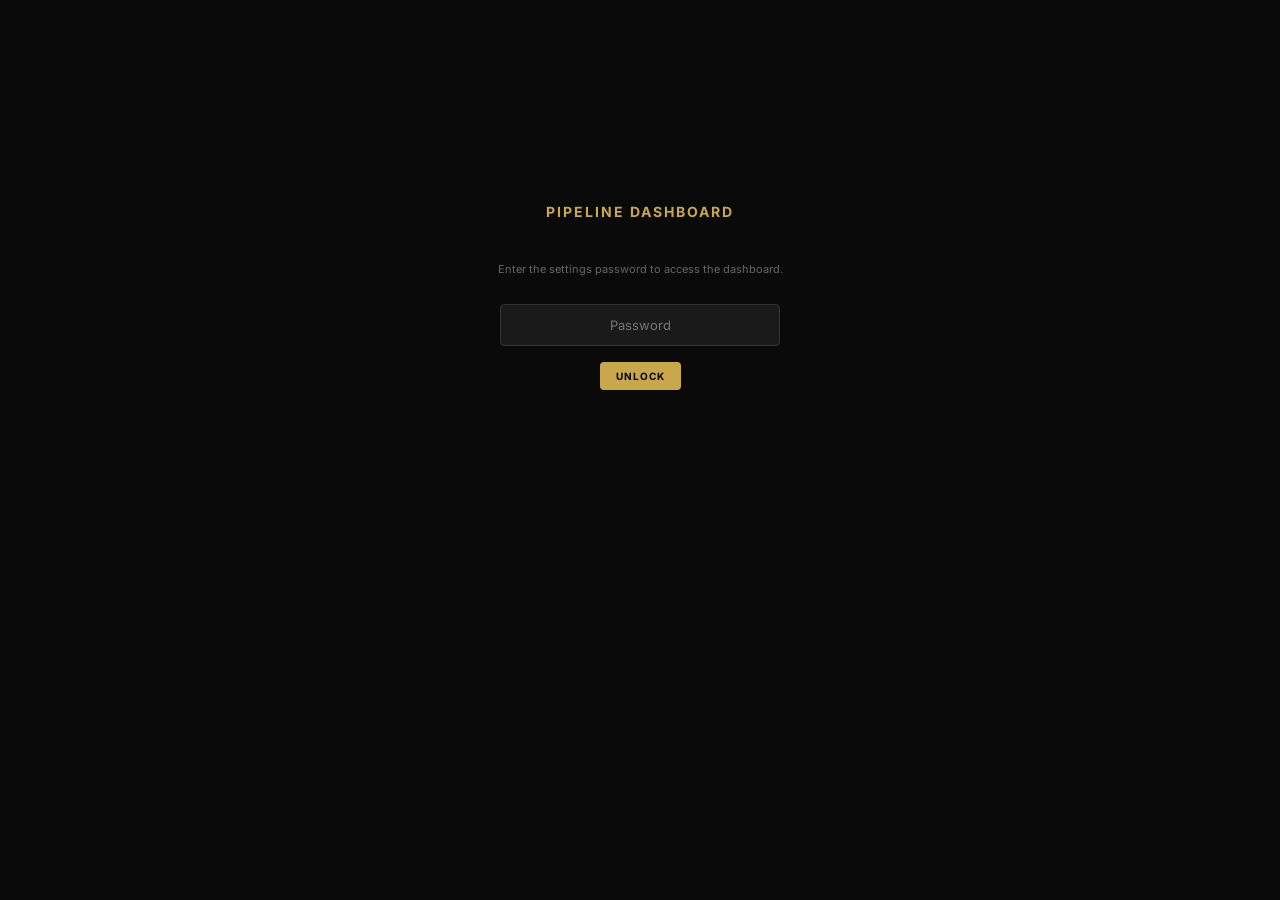
<file: quotes-dashboard.html>
<!DOCTYPE html>
<html lang="en">
<head>
<meta charset="UTF-8">
<meta name="viewport" content="width=device-width, initial-scale=1.0">
<meta name="color-scheme" content="dark">
<title>MCK Pipeline Dashboard</title>
<link href="https://fonts.googleapis.com/css2?family=Inter:wght@300;400;500;600;700;800;900&display=swap" rel="stylesheet">
<style>
*, *::before, *::after { box-sizing: border-box; }
:root {
  --bg: #0a0a0a; --card-bg: #111; --border: #333; --gold: #c9a84c;
  --green: #27AE60; --red: #ff4444; --amber: #f39c12; --blue: #3498DB;
  --grey-light: #aaa; --grey-mid: #666;
}
html, body { margin: 0; padding: 0; background: var(--bg); color: #fff; font-family: 'Inter', sans-serif; font-size: 13px; line-height: 1.5; }
.container { max-width: 1200px; margin: 0 auto; padding: 20px; }
.header { border-bottom: 2px solid var(--gold); padding-bottom: 16px; margin-bottom: 24px; display: flex; justify-content: space-between; align-items: center; flex-wrap: wrap; gap: 12px; }
.header h1 { font-size: 18px; color: var(--gold); letter-spacing: 3px; text-transform: uppercase; margin: 0; font-weight: 800; }
.header .sub { font-size: 10px; color: var(--grey-light); letter-spacing: 1px; }
.header-actions { display: flex; gap: 8px; }
.btn { padding: 8px 16px; font-family: inherit; font-size: 10px; font-weight: 700; letter-spacing: 1px; text-transform: uppercase; border: none; border-radius: 4px; cursor: pointer; }
.btn-gold { background: var(--gold); color: #000; }
.btn-ghost { background: transparent; border: 1px solid var(--border); color: var(--grey-light); }
.btn-ghost:hover { border-color: var(--gold); color: var(--gold); }

/* Auth Gate */
.auth-gate { display: flex; flex-direction: column; align-items: center; justify-content: center; min-height: 60vh; gap: 16px; }
.auth-gate h2 { color: var(--gold); font-size: 14px; letter-spacing: 2px; text-transform: uppercase; }
.auth-gate input { background: #1a1a1a; border: 1px solid var(--border); color: #fff; padding: 12px 16px; font-family: inherit; font-size: 13px; border-radius: 4px; width: 280px; text-align: center; }
.auth-gate input:focus { outline: none; border-color: var(--gold); }
.auth-error { color: var(--red); font-size: 11px; display: none; }

/* Stats Grid */
.stats-grid { display: grid; grid-template-columns: repeat(auto-fit, minmax(200px, 1fr)); gap: 14px; margin-bottom: 24px; }
.stat-card { background: var(--card-bg); border: 1px solid var(--border); border-radius: 6px; padding: 16px; }
.stat-card.gold { border-left: 4px solid var(--gold); }
.stat-card.green { border-left: 4px solid var(--green); }
.stat-card.amber { border-left: 4px solid var(--amber); }
.stat-card.red { border-left: 4px solid var(--red); }
.stat-card.blue { border-left: 4px solid var(--blue); }
.stat-label { font-size: 8px; color: var(--gold); letter-spacing: 1.5px; text-transform: uppercase; font-weight: 600; margin-bottom: 4px; }
.stat-value { font-size: 22px; font-weight: 800; color: #fff; }
.stat-sub { font-size: 10px; color: var(--grey-light); margin-top: 2px; }

/* Filters */
.filters { display: flex; gap: 8px; margin-bottom: 16px; flex-wrap: wrap; align-items: center; }
.filter-btn { padding: 6px 14px; font-family: inherit; font-size: 9px; font-weight: 700; letter-spacing: 1px; text-transform: uppercase; border: 1px solid var(--border); background: transparent; color: var(--grey-light); border-radius: 3px; cursor: pointer; }
.filter-btn.active { background: var(--gold); color: #000; border-color: var(--gold); }
.filter-btn:hover:not(.active) { border-color: var(--gold); color: var(--gold); }
.search-input { background: #1a1a1a; border: 1px solid var(--border); color: #fff; padding: 6px 12px; font-family: inherit; font-size: 11px; border-radius: 3px; width: 220px; }
.search-input:focus { outline: none; border-color: var(--gold); }

/* Table */
.table-wrap { overflow-x: auto; }
table { width: 100%; border-collapse: collapse; }
th { background: #1a1a1a; color: var(--gold); font-size: 8px; letter-spacing: 1.5px; text-transform: uppercase; font-weight: 700; padding: 10px 12px; border: 1px solid var(--border); text-align: left; cursor: pointer; user-select: none; white-space: nowrap; }
th:hover { color: #fff; }
th .sort-arrow { margin-left: 4px; font-size: 8px; opacity: 0.5; }
th.sorted .sort-arrow { opacity: 1; color: var(--gold); }
td { background: var(--card-bg); color: #fff; font-size: 11px; padding: 10px 12px; border: 1px solid var(--border); }
td.right { text-align: right; }
tr:hover td { background: #1a1a1a; }

/* Status badges */
.status { display: inline-block; padding: 2px 8px; border-radius: 3px; font-size: 8px; font-weight: 800; letter-spacing: 1px; text-transform: uppercase; }
.status-PENDING { background: var(--gold); color: #000; }
.status-ACCEPTED { background: var(--green); color: #fff; }
.status-DECLINED { background: var(--red); color: #fff; }
.status-EXPIRED { background: #666; color: #fff; }

/* Action links */
.action-link { color: var(--gold); text-decoration: none; font-size: 9px; font-weight: 700; letter-spacing: 0.5px; margin-right: 8px; }
.action-link:hover { text-decoration: underline; }
.action-link.blue { color: var(--blue); }
.action-link.red { color: var(--red); }

/* Loading */
.loading { text-align: center; padding: 60px; color: var(--grey-mid); }
.loading .spinner { display: inline-block; width: 24px; height: 24px; border: 2px solid var(--border); border-top-color: var(--gold); border-radius: 50%; animation: spin 0.8s linear infinite; margin-bottom: 12px; }
@keyframes spin { to { transform: rotate(360deg); } }

/* Empty state */
.empty-state { text-align: center; padding: 60px; color: var(--grey-mid); }
.empty-state h3 { color: var(--gold); font-size: 14px; letter-spacing: 2px; margin-bottom: 8px; }

@media (max-width: 768px) {
  .stats-grid { grid-template-columns: 1fr 1fr; }
  .filters { flex-direction: column; }
  .search-input { width: 100%; }
}
</style>
</head>
<body>
<div class="container">

<!-- AUTH GATE -->
<div id="auth-gate" class="auth-gate">
  <h2>Pipeline Dashboard</h2>
  <p style="color:#666;font-size:11px;">Enter the settings password to access the dashboard.</p>
  <input type="password" id="dash-password" placeholder="Password" onkeydown="if(event.key==='Enter')unlockDashboard()">
  <button class="btn btn-gold" onclick="unlockDashboard()">UNLOCK</button>
  <div class="auth-error" id="dash-error">INCORRECT PASSWORD</div>
</div>

<!-- DASHBOARD (hidden until auth) -->
<div id="dashboard" style="display:none;">

<div class="header">
  <div>
    <h1>Pipeline Dashboard</h1>
    <div class="sub">MICRO CEMENT KING - QUOTE PIPELINE</div>
  </div>
  <div class="header-actions">
    <button class="btn btn-ghost" onclick="loadQuotes()">REFRESH</button>
    <a href="customers.html" class="btn btn-ghost" style="text-decoration:none;">CUSTOMERS</a>
    <a href="index.html" class="btn btn-ghost" style="text-decoration:none;">BACK TO TOOLS</a>
  </div>
</div>

<!-- STATS -->
<div class="stats-grid" id="stats-grid">
  <div class="stat-card gold"><div class="stat-label">Total Pipeline Value</div><div class="stat-value" id="stat-total">-</div><div class="stat-sub" id="stat-total-sub">Loading...</div></div>
  <div class="stat-card green"><div class="stat-label">Accepted Value</div><div class="stat-value" id="stat-accepted">-</div><div class="stat-sub" id="stat-accepted-sub">-</div></div>
  <div class="stat-card amber"><div class="stat-label">Pending Value</div><div class="stat-value" id="stat-pending">-</div><div class="stat-sub" id="stat-pending-sub">-</div></div>
  <div class="stat-card blue"><div class="stat-label">Conversion Rate</div><div class="stat-value" id="stat-conversion">-</div><div class="stat-sub" id="stat-conversion-sub">-</div></div>
  <div class="stat-card red"><div class="stat-label">Declined / Expired</div><div class="stat-value" id="stat-lost">-</div><div class="stat-sub" id="stat-lost-sub">-</div></div>
</div>

<!-- FILTERS -->
<div class="filters">
  <button class="filter-btn active" data-filter="ALL" onclick="filterQuotes('ALL',this)">ALL</button>
  <button class="filter-btn" data-filter="PENDING" onclick="filterQuotes('PENDING',this)">PENDING</button>
  <button class="filter-btn" data-filter="ACCEPTED" onclick="filterQuotes('ACCEPTED',this)">ACCEPTED</button>
  <button class="filter-btn" data-filter="DECLINED" onclick="filterQuotes('DECLINED',this)">DECLINED</button>
  <button class="filter-btn" data-filter="EXPIRED" onclick="filterQuotes('EXPIRED',this)">EXPIRED</button>
  <input type="text" class="search-input" id="search-input" placeholder="Search client, address, quote #..." oninput="searchQuotes(this.value)">
</div>

<!-- TABLE -->
<div class="table-wrap">
  <table id="quotes-table">
    <thead>
      <tr>
        <th onclick="sortBy('quoteNumber')">Quote # <span class="sort-arrow">▼</span></th>
        <th onclick="sortBy('clientName')">Client Name <span class="sort-arrow">▼</span></th>
        <th onclick="sortBy('projectAddress')">Project Address <span class="sort-arrow">▼</span></th>
        <th onclick="sortBy('subtotal')" class="right">Value (Ex GST) <span class="sort-arrow">▼</span></th>
        <th onclick="sortBy('dateIssued')">Date Issued <span class="sort-arrow">▼</span></th>
        <th onclick="sortBy('status')">Status <span class="sort-arrow">▼</span></th>
        <th>Actions</th>
      </tr>
    </thead>
    <tbody id="quotes-body">
      <tr><td colspan="7" class="loading"><div class="spinner"></div><br>Loading quotes...</td></tr>
    </tbody>
  </table>
</div>

</div><!-- /dashboard -->
</div><!-- /container -->

<script src="quote-storage.js?v=16"></script>
<script>
const DASH_PASSWORD = 'MCK2026';
const BASE_URL = window.location.origin + window.location.pathname.replace(/\/[^\/]*$/, '/');

let allQuotes = [];
let filteredQuotes = [];
let currentFilter = 'ALL';
let currentSort = { key: 'dateIssued', dir: 'desc' };
let searchTerm = '';

function unlockDashboard() {
  const input = document.getElementById('dash-password');
  const error = document.getElementById('dash-error');
  if (input.value === DASH_PASSWORD) {
    document.getElementById('auth-gate').style.display = 'none';
    document.getElementById('dashboard').style.display = 'block';
    loadQuotes();
  } else {
    error.style.display = 'block';
    input.value = '';
    input.focus();
  }
}

async function loadQuotes() {
  const body = document.getElementById('quotes-body');
  body.innerHTML = '<tr><td colspan="7" class="loading"><div class="spinner"></div><br>Loading quotes from GitHub...</td></tr>';

  try {
    // List all files in quotes/ directory via GitHub API
    const listResult = await MCK_QUOTE_STORAGE.listQuotes();
    if (!listResult.success || !listResult.files || listResult.files.length === 0) {
      body.innerHTML = '<tr><td colspan="7"><div class="empty-state"><h3>NO QUOTES FOUND</h3><p>Create a quote in the Quote Generator to get started.</p></div></td></tr>';
      updateStats([]);
      return;
    }

    // Load each quote
    const quotes = [];
    for (const file of listResult.files) {
      const qId = file.replace('.json', '');
      try {
        const result = await MCK_QUOTE_STORAGE.loadQuote(qId);
        if (result.success && result.data) {
          const d = result.data;
          // Determine effective status
          let status = d.status || 'PENDING';
          if (d.clientAcceptedAt) status = 'ACCEPTED';
          if (d.status === 'DECLINED') status = 'DECLINED';
          if (d.createdAt && d.validityHours) {
            const expiry = new Date(new Date(d.createdAt).getTime() + d.validityHours * 3600000);
            if (new Date() > expiry && status === 'PENDING') status = 'EXPIRED';
          }
          d._effectiveStatus = status;
          d._quoteId = qId;
          quotes.push(d);
        }
      } catch (e) { console.warn('Failed to load quote:', qId, e); }
    }

    allQuotes = quotes;
    applyFiltersAndRender();
  } catch (e) {
    body.innerHTML = '<tr><td colspan="7"><div class="empty-state"><h3>ERROR LOADING QUOTES</h3><p>' + e.message + '</p></div></td></tr>';
  }
}

function applyFiltersAndRender() {
  // Filter
  filteredQuotes = allQuotes.filter(q => {
    if (currentFilter !== 'ALL' && q._effectiveStatus !== currentFilter) return false;
    if (searchTerm) {
      const s = searchTerm.toLowerCase();
      return (q.quoteNumber || '').toLowerCase().includes(s) ||
             (q.clientName || '').toLowerCase().includes(s) ||
             (q.projectAddress || '').toLowerCase().includes(s);
    }
    return true;
  });

  // Sort
  filteredQuotes.sort((a, b) => {
    let va = a[currentSort.key] || '';
    let vb = b[currentSort.key] || '';
    if (currentSort.key === 'subtotal' || currentSort.key === 'grandTotal') {
      va = parseFloat(va) || 0;
      vb = parseFloat(vb) || 0;
    } else if (currentSort.key === 'dateIssued') {
      // Parse DD/MM/YYYY
      const pa = (va || '').split('/');
      const pb = (vb || '').split('/');
      va = pa.length === 3 ? new Date(pa[2], pa[1]-1, pa[0]).getTime() : 0;
      vb = pb.length === 3 ? new Date(pb[2], pb[1]-1, pb[0]).getTime() : 0;
    } else {
      va = String(va).toLowerCase();
      vb = String(vb).toLowerCase();
    }
    if (va < vb) return currentSort.dir === 'asc' ? -1 : 1;
    if (va > vb) return currentSort.dir === 'asc' ? 1 : -1;
    return 0;
  });

  renderTable();
  updateStats(allQuotes);
}

function renderTable() {
  const body = document.getElementById('quotes-body');
  if (filteredQuotes.length === 0) {
    body.innerHTML = '<tr><td colspan="7"><div class="empty-state"><h3>NO MATCHING QUOTES</h3><p>Try adjusting your filters or search.</p></div></td></tr>';
    return;
  }

  const $ = v => '$' + (parseFloat(v) || 0).toLocaleString(undefined, {minimumFractionDigits:2, maximumFractionDigits:2});

  body.innerHTML = filteredQuotes.map(q => {
    const qId = q._quoteId || q.quoteNumber;
    const viewerBase = BASE_URL + 'quote-viewer.html';
    return `<tr>
      <td style="font-weight:700;color:var(--gold);">${q.quoteNumber || qId}</td>
      <td>${q.clientName || '-'}</td>
      <td style="font-size:10px;">${q.projectAddress || '-'}</td>
      <td class="right" style="font-weight:700;">${$(q.subtotal)}</td>
      <td style="font-size:10px;color:var(--grey-light);">${q.dateIssued || '-'}</td>
      <td><span class="status status-${q._effectiveStatus}">${q._effectiveStatus}</span></td>
      <td style="white-space:nowrap;">
        <a href="${viewerBase}?id=${encodeURIComponent(qId)}&view=client" target="_blank" class="action-link">Client</a>
        <a href="${viewerBase}?id=${encodeURIComponent(qId)}" target="_blank" class="action-link blue">Internal</a>
        <a href="index.html?edit=${encodeURIComponent(qId)}" class="action-link" style="color:var(--grey-light);">Edit</a>
      </td>
    </tr>`;
  }).join('');
}

function updateStats(quotes) {
  const $ = v => '$' + (v || 0).toLocaleString(undefined, {minimumFractionDigits:0, maximumFractionDigits:0});
  const total = quotes.reduce((s, q) => s + (parseFloat(q.subtotal) || 0), 0);
  const accepted = quotes.filter(q => q._effectiveStatus === 'ACCEPTED');
  const pending = quotes.filter(q => q._effectiveStatus === 'PENDING');
  const declined = quotes.filter(q => q._effectiveStatus === 'DECLINED');
  const expired = quotes.filter(q => q._effectiveStatus === 'EXPIRED');
  const acceptedVal = accepted.reduce((s, q) => s + (parseFloat(q.subtotal) || 0), 0);
  const pendingVal = pending.reduce((s, q) => s + (parseFloat(q.subtotal) || 0), 0);
  const lostVal = declined.reduce((s, q) => s + (parseFloat(q.subtotal) || 0), 0) + expired.reduce((s, q) => s + (parseFloat(q.subtotal) || 0), 0);
  const convRate = quotes.length > 0 ? ((accepted.length / quotes.length) * 100).toFixed(1) : '0.0';

  document.getElementById('stat-total').textContent = $(total);
  document.getElementById('stat-total-sub').textContent = quotes.length + ' quotes total';
  document.getElementById('stat-accepted').textContent = $(acceptedVal);
  document.getElementById('stat-accepted-sub').textContent = accepted.length + ' quotes accepted';
  document.getElementById('stat-pending').textContent = $(pendingVal);
  document.getElementById('stat-pending-sub').textContent = pending.length + ' quotes pending';
  document.getElementById('stat-conversion').textContent = convRate + '%';
  document.getElementById('stat-conversion-sub').textContent = accepted.length + ' of ' + quotes.length + ' converted';
  document.getElementById('stat-lost').textContent = $(lostVal);
  document.getElementById('stat-lost-sub').textContent = declined.length + ' declined, ' + expired.length + ' expired';
}

function filterQuotes(status, btn) {
  currentFilter = status;
  document.querySelectorAll('.filter-btn').forEach(b => b.classList.remove('active'));
  if (btn) btn.classList.add('active');
  applyFiltersAndRender();
}

function searchQuotes(term) {
  searchTerm = term;
  applyFiltersAndRender();
}

function sortBy(key) {
  if (currentSort.key === key) {
    currentSort.dir = currentSort.dir === 'asc' ? 'desc' : 'asc';
  } else {
    currentSort.key = key;
    currentSort.dir = 'desc';
  }
  applyFiltersAndRender();
}
</script>
</body>
</html>
</file>
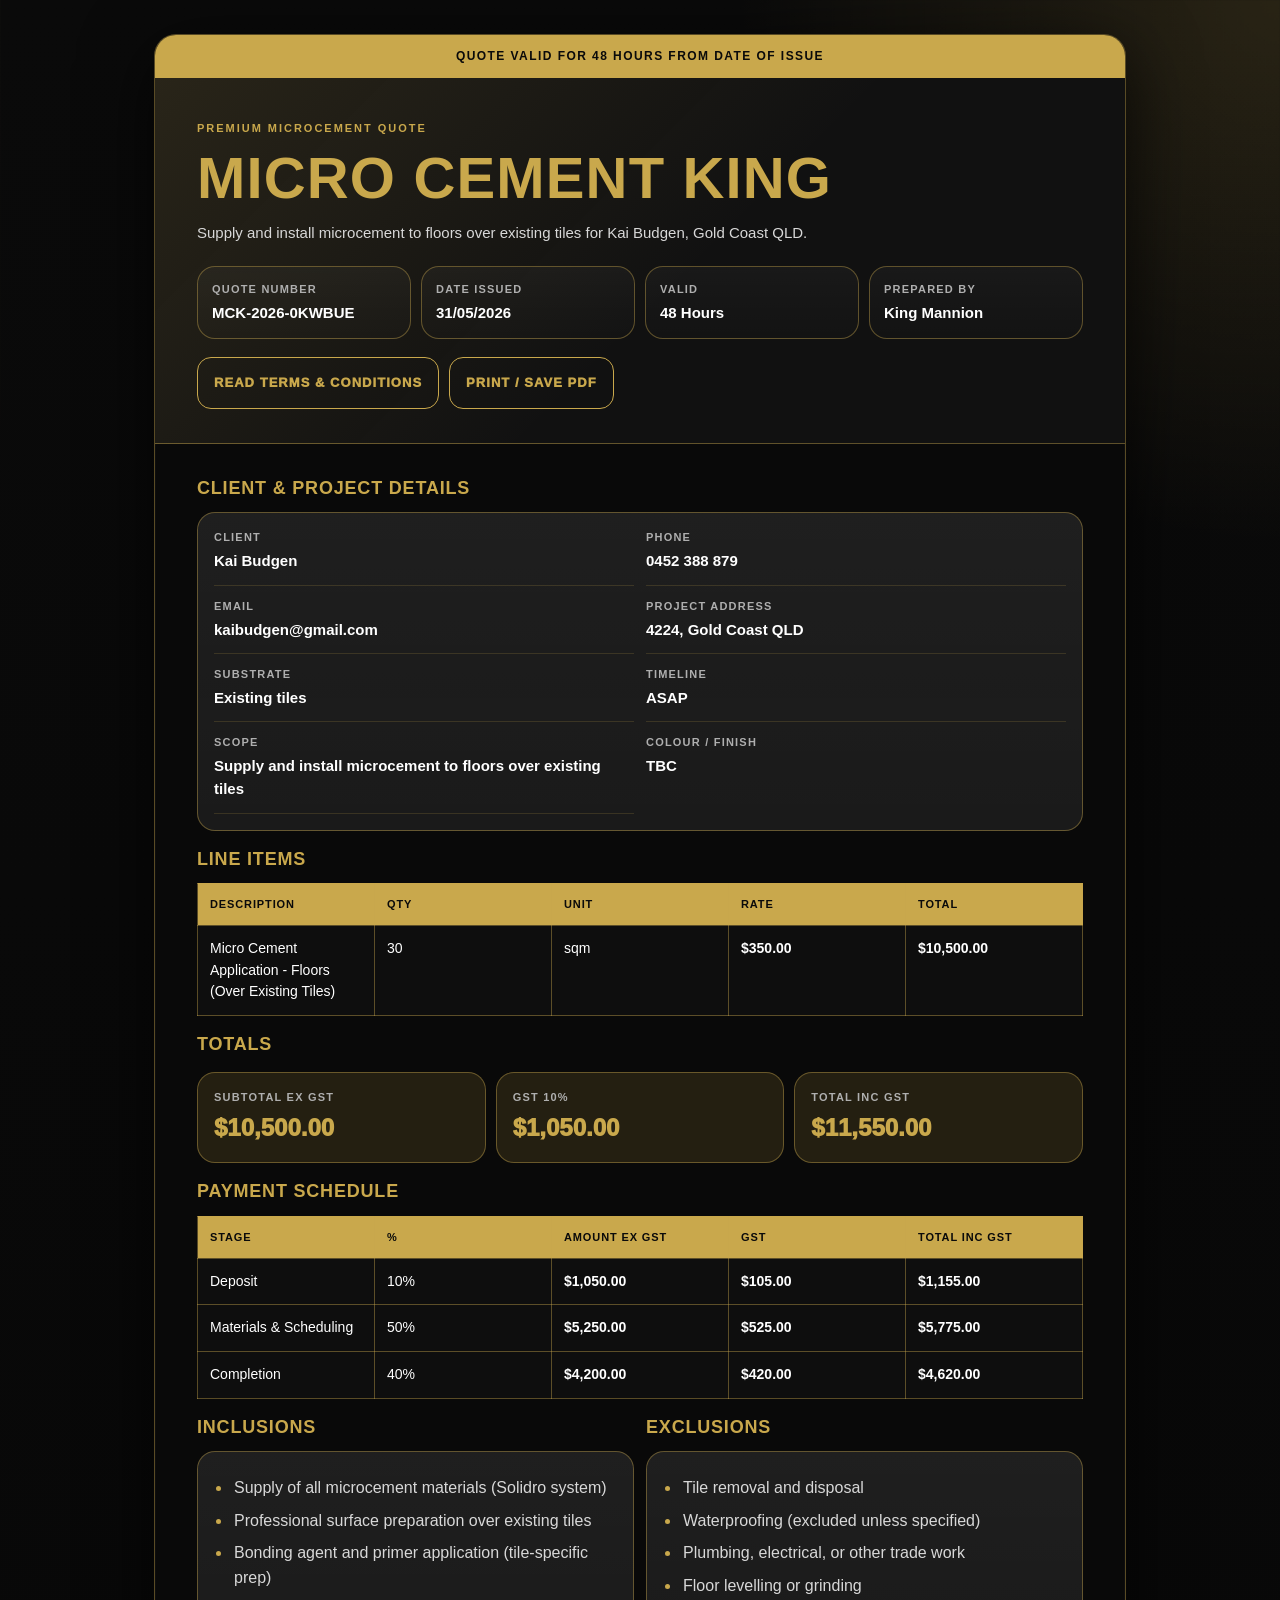
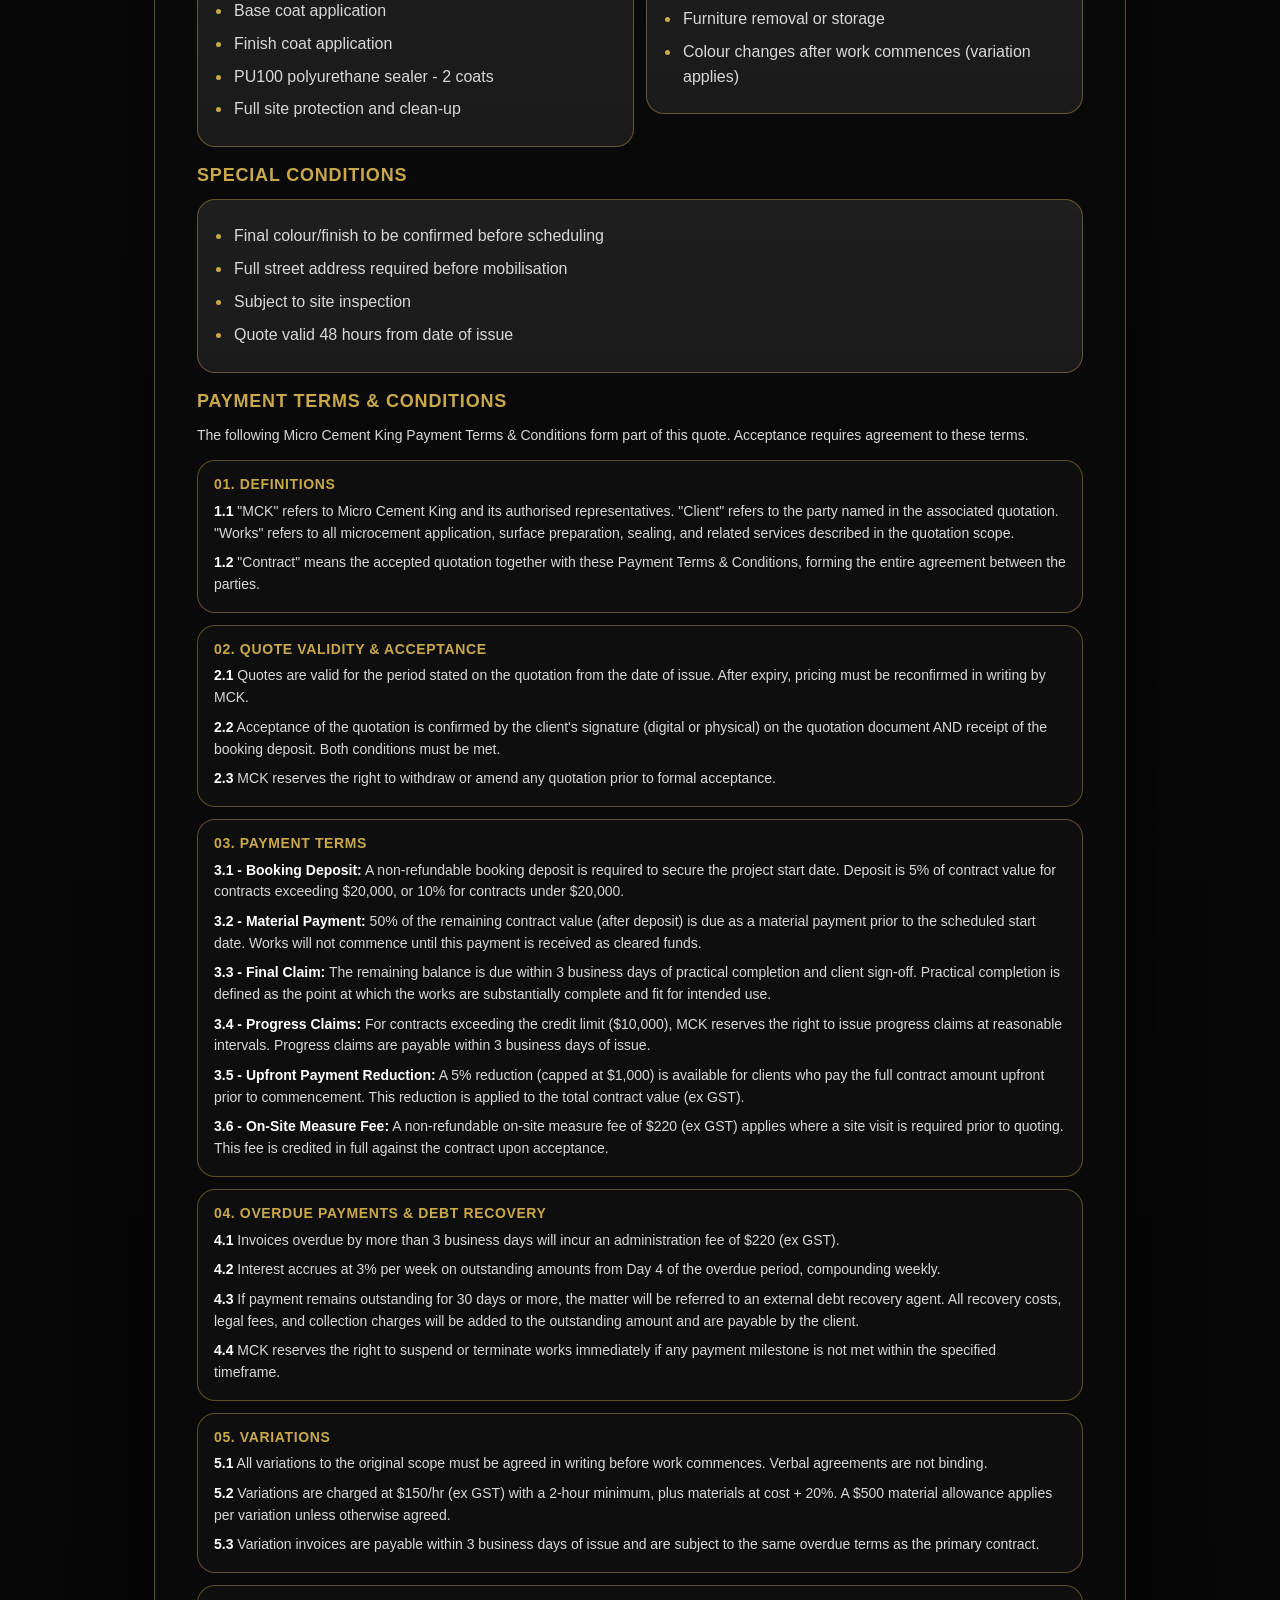
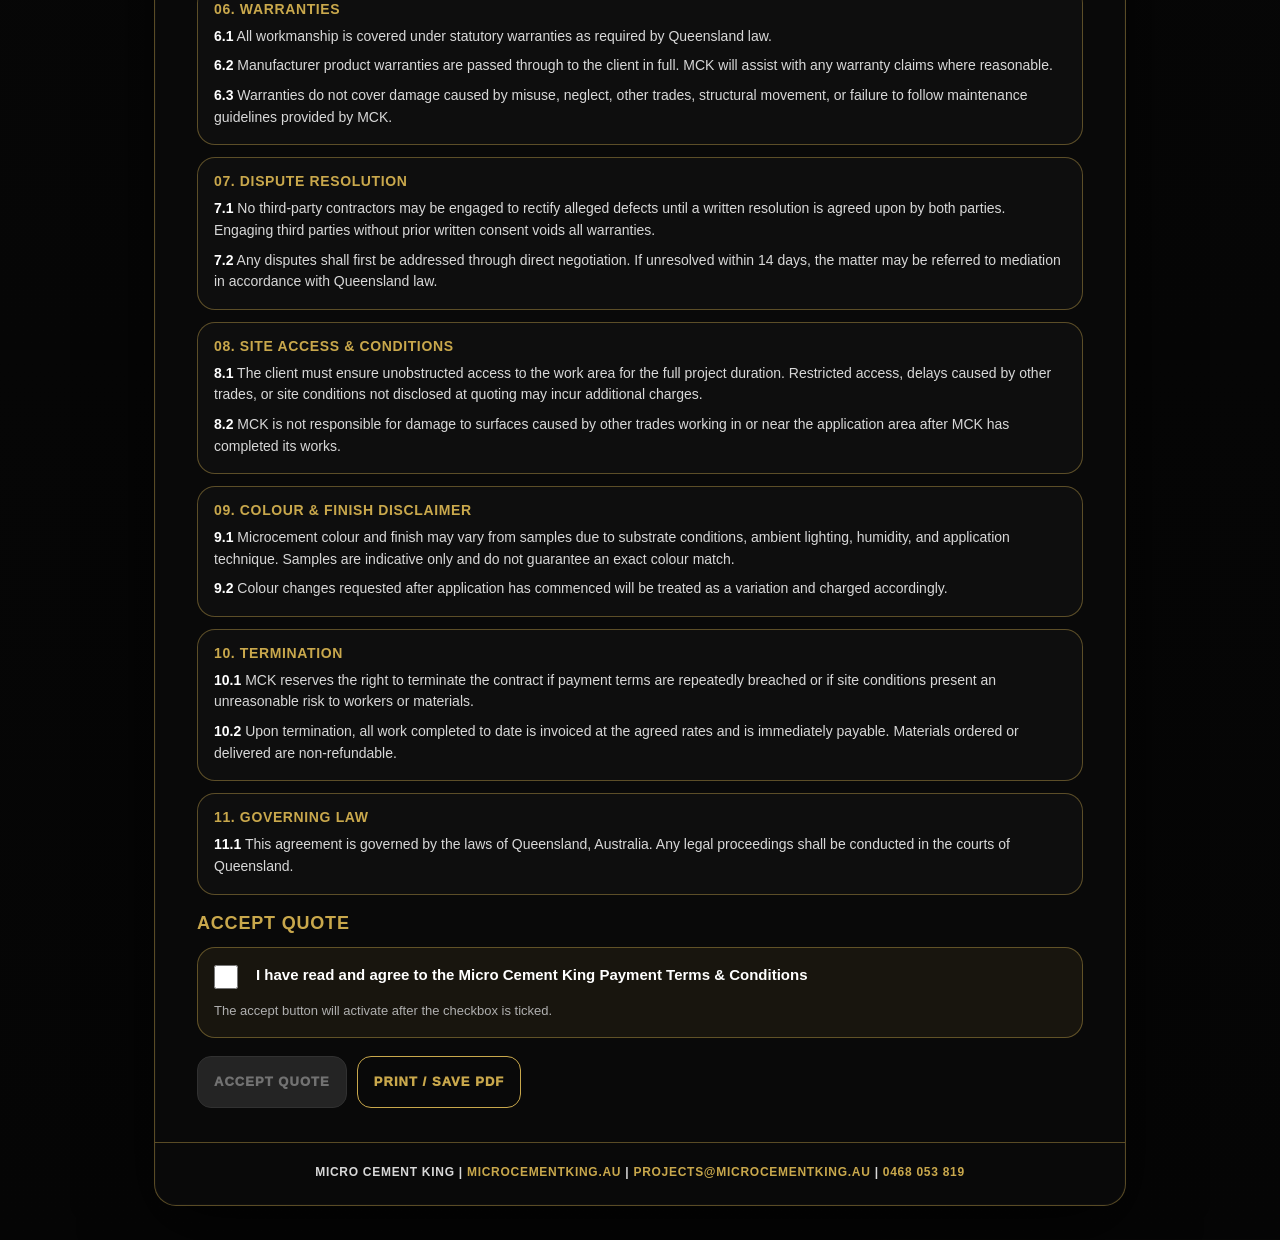
<file: quotes/MCK-2026-0KWBUE.html>
<!DOCTYPE html>
<html lang="en">
<head>
  <meta charset="UTF-8">
  <meta name="viewport" content="width=device-width, initial-scale=1.0">
  <meta name="format-detection" content="telephone=yes">
  <title>Micro Cement King Quote MCK-2026-0KWBUE</title>
  <style>
    * {
      box-sizing: border-box;
      -webkit-print-color-adjust: exact !important;
      print-color-adjust: exact !important;
    }

    :root {
      --black: #0A0A0A;
      --panel: #111111;
      --panel-2: #171717;
      --gold: #C9A84C;
      --gold-soft: rgba(201, 168, 76, 0.14);
      --gold-line: rgba(201, 168, 76, 0.42);
      --white: #FFFFFF;
      --muted: #D8D8D8;
      --dim: #AFAFAF;
      --danger: #777777;
      --radius: 18px;
    }

    html {
      margin: 0;
      padding: 0;
      background: var(--black);
      color: var(--white);
      overflow-x: hidden;
      scroll-behavior: smooth;
    }

    body {
      margin: 0;
      padding: 0;
      min-width: 320px;
      overflow-x: hidden;
      background:
        radial-gradient(circle at top right, rgba(201, 168, 76, 0.16), transparent 34rem),
        linear-gradient(180deg, #0A0A0A 0%, #050505 100%);
      color: var(--white);
      font-family: -apple-system, BlinkMacSystemFont, "Segoe UI", Roboto, Helvetica, Arial, sans-serif;
      font-size: 15px;
      line-height: 1.55;
    }

    a {
      color: var(--gold);
      text-decoration: none;
      overflow-wrap: anywhere;
    }

    .page {
      width: 100%;
      max-width: 1040px;
      margin: 0 auto;
      padding: 14px;
    }

    .quote-shell {
      width: 100%;
      border: 1px solid var(--gold-line);
      border-radius: 22px;
      overflow: hidden;
      background: rgba(10, 10, 10, 0.96);
      box-shadow: 0 18px 70px rgba(0, 0, 0, 0.72), 0 0 0 1px rgba(255,255,255,0.02) inset;
    }

    .validity-banner {
      width: 100%;
      padding: 12px 16px;
      background: var(--gold);
      color: var(--black);
      text-align: center;
      font-size: 12px;
      font-weight: 900;
      letter-spacing: 0.12em;
      text-transform: uppercase;
    }

    .hero {
      padding: 28px 18px 22px;
      border-bottom: 1px solid var(--gold-line);
      background:
        linear-gradient(135deg, rgba(201, 168, 76, 0.13), transparent 55%),
        var(--panel);
    }

    .eyebrow {
      margin: 0 0 9px;
      color: var(--gold);
      font-size: 11px;
      font-weight: 900;
      letter-spacing: 0.18em;
      text-transform: uppercase;
    }

    h1, h2, h3 {
      margin: 0;
      color: var(--gold);
      text-transform: uppercase;
      letter-spacing: 0.045em;
      line-height: 1.12;
    }

    h1 {
      font-size: clamp(30px, 9vw, 58px);
      letter-spacing: 0.02em;
    }

    h2 {
      font-size: 18px;
      margin-bottom: 14px;
    }

    h3 {
      font-size: 14px;
      margin-bottom: 8px;
    }

    .hero-subtitle {
      margin: 10px 0 0;
      max-width: 740px;
      color: var(--muted);
      font-size: 15px;
    }

    .hero-meta {
      display: grid;
      grid-template-columns: 1fr;
      gap: 10px;
      margin-top: 22px;
    }

    .meta-tile,
    .card,
    .terms-card,
    .agreement-box {
      min-width: 0;
      border: 1px solid var(--gold-line);
      border-radius: var(--radius);
      background: linear-gradient(180deg, rgba(255,255,255,0.035), rgba(255,255,255,0.012));
    }

    .meta-tile {
      padding: 14px;
    }

    .label {
      display: block;
      margin-bottom: 3px;
      color: var(--dim);
      font-size: 11px;
      font-weight: 800;
      letter-spacing: 0.11em;
      text-transform: uppercase;
    }

    .value {
      display: block;
      color: var(--white);
      font-size: 15px;
      font-weight: 750;
      overflow-wrap: anywhere;
    }

    .content {
      padding: 18px;
    }

    .section {
      margin: 0 0 18px;
      padding: 0;
      min-width: 0;
    }

    .section:last-child {
      margin-bottom: 0;
    }

    .card {
      padding: 16px;
      background-color: var(--panel-2);
    }

    .detail-grid {
      display: grid;
      grid-template-columns: 1fr;
      gap: 12px;
    }

    .detail-item {
      min-width: 0;
      padding-bottom: 12px;
      border-bottom: 1px solid rgba(201, 168, 76, 0.18);
    }

    .detail-item:last-child {
      padding-bottom: 0;
      border-bottom: 0;
    }

    .summary-strip {
      display: grid;
      grid-template-columns: 1fr;
      gap: 10px;
      margin: 18px 0;
    }

    .summary-tile {
      padding: 16px;
      border: 1px solid var(--gold-line);
      border-radius: var(--radius);
      background: var(--gold-soft);
    }

    .summary-tile .value {
      color: var(--gold);
      font-size: 24px;
      font-weight: 950;
    }

    .table-wrap {
      width: 100%;
      max-width: 100%;
      overflow: visible;
    }

    table {
      width: 100%;
      max-width: 100%;
      border-collapse: collapse;
      table-layout: fixed;
      margin: 0;
    }

    th, td {
      border: 1px solid var(--gold-line);
      padding: 12px;
      text-align: left;
      vertical-align: top;
      overflow-wrap: anywhere;
      word-break: normal;
    }

    th {
      background: var(--gold);
      color: var(--black);
      font-size: 11px;
      font-weight: 900;
      letter-spacing: 0.08em;
      text-transform: uppercase;
    }

    td {
      color: var(--white);
      background: rgba(255,255,255,0.018);
      font-size: 14px;
    }

    .amount {
      font-weight: 900;
      color: var(--white);
      white-space: nowrap;
    }

    .total-row td {
      color: var(--gold);
      font-size: 16px;
      font-weight: 950;
      background: rgba(201, 168, 76, 0.10);
    }

    .list-grid {
      display: grid;
      grid-template-columns: 1fr;
      gap: 12px;
    }

    ul {
      margin: 0;
      padding-left: 18px;
    }

    li {
      margin: 8px 0;
      padding-left: 2px;
      color: var(--muted);
    }

    li::marker {
      color: var(--gold);
    }

    .action-links {
      display: grid;
      grid-template-columns: 1fr;
      gap: 10px;
      margin-top: 18px;
    }

    .button,
    button.button {
      display: inline-flex;
      align-items: center;
      justify-content: center;
      width: 100%;
      min-height: 52px;
      padding: 13px 16px;
      border: 1px solid var(--gold);
      border-radius: 14px;
      background: var(--gold);
      color: var(--black);
      font: inherit;
      font-size: 13px;
      font-weight: 950;
      letter-spacing: 0.08em;
      text-align: center;
      text-transform: uppercase;
      cursor: pointer;
      transition: transform 160ms ease, opacity 160ms ease, background 160ms ease, color 160ms ease;
      appearance: none;
    }

    .button:hover:not(:disabled) {
      transform: translateY(-1px);
      background: #D9BD66;
    }

    .button.secondary {
      background: transparent;
      color: var(--gold);
    }

    .button.secondary:hover {
      background: rgba(201, 168, 76, 0.09);
    }

    .button:disabled,
    .button.disabled {
      border-color: #3A3A3A;
      background: #2A2A2A;
      color: #8A8A8A;
      cursor: not-allowed;
      opacity: 0.82;
      transform: none;
    }

    .terms-intro {
      margin: 0 0 14px;
      color: var(--muted);
      font-size: 14px;
    }

    .terms-card {
      padding: 16px;
      margin-bottom: 12px;
      background: rgba(255,255,255,0.022);
    }

    .terms-card p {
      margin: 8px 0 0;
      color: var(--muted);
      font-size: 14px;
    }

    .terms-card strong {
      color: var(--white);
    }

    .agreement-box {
      padding: 16px;
      background: rgba(201, 168, 76, 0.08);
    }

    .checkbox-row {
      display: grid;
      grid-template-columns: 30px 1fr;
      gap: 12px;
      align-items: start;
      cursor: pointer;
      -webkit-tap-highlight-color: transparent;
    }

    input[type="checkbox"] {
      width: 24px;
      height: 24px;
      margin: 1px 0 0;
      accent-color: var(--gold);
      cursor: pointer;
    }

    .checkbox-text {
      color: var(--white);
      font-size: 15px;
      font-weight: 800;
      line-height: 1.42;
    }

    .accept-note {
      margin: 12px 0 0;
      color: var(--dim);
      font-size: 13px;
    }

    .footer {
      padding: 20px 18px 24px;
      border-top: 1px solid var(--gold-line);
      color: var(--muted);
      text-align: center;
      font-size: 12px;
      font-weight: 800;
      letter-spacing: 0.06em;
      text-transform: uppercase;
      overflow-wrap: anywhere;
    }

    @media (max-width: 720px) {
      .responsive-table thead {
        position: absolute;
        width: 1px;
        height: 1px;
        padding: 0;
        margin: -1px;
        overflow: hidden;
        clip: rect(0, 0, 0, 0);
        white-space: nowrap;
        border: 0;
      }

      .responsive-table,
      .responsive-table tbody,
      .responsive-table tr,
      .responsive-table td {
        display: block;
        width: 100%;
        max-width: 100%;
      }

      .responsive-table tr {
        margin-bottom: 12px;
        border: 1px solid var(--gold-line);
        border-radius: 16px;
        overflow: hidden;
        background: rgba(255,255,255,0.018);
      }

      .responsive-table tr:last-child {
        margin-bottom: 0;
      }

      .responsive-table td {
        display: grid;
        grid-template-columns: minmax(92px, 38%) minmax(0, 1fr);
        gap: 10px;
        align-items: start;
        border: 0;
        border-bottom: 1px solid rgba(201, 168, 76, 0.18);
        padding: 11px 12px;
        background: transparent;
      }

      .responsive-table td:last-child {
        border-bottom: 0;
      }

      .responsive-table td::before {
        content: attr(data-label);
        color: var(--gold);
        font-size: 11px;
        font-weight: 950;
        letter-spacing: 0.07em;
        text-transform: uppercase;
      }

      .amount {
        white-space: normal;
      }
    }

    @media (min-width: 560px) {
      .page {
        padding: 22px;
      }

      .hero,
      .content {
        padding-left: 26px;
        padding-right: 26px;
      }

      .hero-meta,
      .summary-strip,
      .action-links {
        grid-template-columns: repeat(2, minmax(0, 1fr));
      }

      .detail-grid,
      .list-grid {
        grid-template-columns: repeat(2, minmax(0, 1fr));
      }

      .button,
      button.button {
        width: auto;
      }
    }

    @media (min-width: 860px) {
      body {
        font-size: 16px;
      }

      .page {
        padding: 34px;
      }

      .hero {
        padding: 42px 42px 34px;
      }

      .content {
        padding: 34px 42px;
      }

      .hero-meta {
        grid-template-columns: repeat(4, minmax(0, 1fr));
      }

      .summary-strip {
        grid-template-columns: repeat(3, minmax(0, 1fr));
      }

      .action-links {
        grid-template-columns: auto auto;
        justify-content: start;
      }
    }

    @page {
      size: A4;
      margin: 12mm;
      background: #0A0A0A;
    }

    @media print {
      * {
        -webkit-print-color-adjust: exact !important;
        print-color-adjust: exact !important;
      }

      html,
      body {
        width: 100% !important;
        margin: 0 !important;
        padding: 0 !important;
        background: #0A0A0A !important;
        color: #FFFFFF !important;
        overflow: visible !important;
      }

      body {
        font-size: 11px !important;
        line-height: 1.35 !important;
      }

      .page {
        max-width: none !important;
        padding: 0 !important;
      }

      .quote-shell,
      .card,
      .meta-tile,
      .terms-card,
      .agreement-box,
      .summary-tile {
        background: #111111 !important;
        border-color: #C9A84C !important;
        box-shadow: none !important;
        break-inside: avoid;
        page-break-inside: avoid;
      }

      .hero {
        background: #111111 !important;
        border-color: #C9A84C !important;
        padding: 18px !important;
      }

      .content {
        padding: 16px 18px !important;
      }

      .validity-banner,
      th {
        background: #C9A84C !important;
        color: #0A0A0A !important;
      }

      h1, h2, h3,
      .eyebrow,
      .label,
      .summary-tile .value,
      li::marker,
      a {
        color: #C9A84C !important;
      }

      .value,
      .checkbox-text,
      .amount,
      td,
      p,
      li {
        color: #FFFFFF !important;
      }

      .action-links,
      .agreement-box {
        display: none !important;
      }

      table,
      thead,
      tbody,
      tr,
      th,
      td {
        display: table-row-group;
      }

      table {
        display: table !important;
        width: 100% !important;
        border-collapse: collapse !important;
      }

      thead {
        display: table-header-group !important;
      }

      tbody {
        display: table-row-group !important;
      }

      tr {
        display: table-row !important;
      }

      th,
      td {
        display: table-cell !important;
        border: 1px solid #C9A84C !important;
        padding: 7px !important;
      }

      td::before {
        content: none !important;
      }

      .footer {
        border-color: #C9A84C !important;
        color: #FFFFFF !important;
      }
    }
  </style>
</head>
<body>
  <main class="page">
    <article class="quote-shell">
      <div class="validity-banner">QUOTE VALID FOR 48 HOURS FROM DATE OF ISSUE</div>

      <header class="hero">
        <p class="eyebrow">Premium Microcement Quote</p>
        <h1>Micro Cement King</h1>
        <p class="hero-subtitle">Supply and install microcement to floors over existing tiles for Kai Budgen, Gold Coast QLD.</p>

        <div class="hero-meta" aria-label="Quote summary">
          <div class="meta-tile">
            <span class="label">Quote Number</span>
            <span class="value">MCK-2026-0KWBUE</span>
          </div>
          <div class="meta-tile">
            <span class="label">Date Issued</span>
            <span class="value">31/05/2026</span>
          </div>
          <div class="meta-tile">
            <span class="label">Valid</span>
            <span class="value">48 Hours</span>
          </div>
          <div class="meta-tile">
            <span class="label">Prepared By</span>
            <span class="value">King Mannion</span>
          </div>
        </div>

        <div class="action-links">
          <a class="button secondary" href="#terms">READ TERMS &amp; CONDITIONS</a>
          <button class="button secondary" type="button" onclick="window.print()">PRINT / SAVE PDF</button>
        </div>
      </header>

      <section class="content">
        <section class="section" aria-labelledby="client-project-heading">
          <h2 id="client-project-heading">Client & Project Details</h2>
          <div class="card detail-grid">
            <div class="detail-item">
              <span class="label">Client</span>
              <span class="value">Kai Budgen</span>
            </div>
            <div class="detail-item">
              <span class="label">Phone</span>
              <span class="value">0452 388 879</span>
            </div>
            <div class="detail-item">
              <span class="label">Email</span>
              <span class="value">kaibudgen@gmail.com</span>
            </div>
            <div class="detail-item">
              <span class="label">Project Address</span>
              <span class="value">4224, Gold Coast QLD</span>
            </div>
            <div class="detail-item">
              <span class="label">Substrate</span>
              <span class="value">Existing tiles</span>
            </div>
            <div class="detail-item">
              <span class="label">Timeline</span>
              <span class="value">ASAP</span>
            </div>
            <div class="detail-item">
              <span class="label">Scope</span>
              <span class="value">Supply and install microcement to floors over existing tiles</span>
            </div>
            <div class="detail-item">
              <span class="label">Colour / Finish</span>
              <span class="value">TBC</span>
            </div>
          </div>
        </section>

        <section class="section" aria-labelledby="line-items-heading">
          <h2 id="line-items-heading">Line Items</h2>
          <div class="table-wrap">
            <table class="responsive-table" aria-label="Line items">
              <thead>
                <tr>
                  <th>Description</th>
                  <th>Qty</th>
                  <th>Unit</th>
                  <th>Rate</th>
                  <th>Total</th>
                </tr>
              </thead>
              <tbody>
                <tr>
                  <td data-label="Description">Micro Cement Application - Floors (Over Existing Tiles)</td>
                  <td data-label="Qty">30</td>
                  <td data-label="Unit">sqm</td>
                  <td data-label="Rate" class="amount">$350.00</td>
                  <td data-label="Total" class="amount">$10,500.00</td>
                </tr>
              </tbody>
            </table>
          </div>
        </section>

        <section class="section" aria-labelledby="totals-heading">
          <h2 id="totals-heading">Totals</h2>
          <div class="summary-strip">
            <div class="summary-tile">
              <span class="label">Subtotal Ex GST</span>
              <span class="value">$10,500.00</span>
            </div>
            <div class="summary-tile">
              <span class="label">GST 10%</span>
              <span class="value">$1,050.00</span>
            </div>
            <div class="summary-tile">
              <span class="label">Total Inc GST</span>
              <span class="value">$11,550.00</span>
            </div>
          </div>
        </section>

        <section class="section" aria-labelledby="payment-heading">
          <h2 id="payment-heading">Payment Schedule</h2>
          <div class="table-wrap">
            <table class="responsive-table" aria-label="Payment schedule">
              <thead>
                <tr>
                  <th>Stage</th>
                  <th>%</th>
                  <th>Amount Ex GST</th>
                  <th>GST</th>
                  <th>Total Inc GST</th>
                </tr>
              </thead>
              <tbody>
                <tr>
                  <td data-label="Stage">Deposit</td>
                  <td data-label="%">10%</td>
                  <td data-label="Amount Ex GST" class="amount">$1,050.00</td>
                  <td data-label="GST" class="amount">$105.00</td>
                  <td data-label="Total Inc GST" class="amount">$1,155.00</td>
                </tr>
                <tr>
                  <td data-label="Stage">Materials &amp; Scheduling</td>
                  <td data-label="%">50%</td>
                  <td data-label="Amount Ex GST" class="amount">$5,250.00</td>
                  <td data-label="GST" class="amount">$525.00</td>
                  <td data-label="Total Inc GST" class="amount">$5,775.00</td>
                </tr>
                <tr>
                  <td data-label="Stage">Completion</td>
                  <td data-label="%">40%</td>
                  <td data-label="Amount Ex GST" class="amount">$4,200.00</td>
                  <td data-label="GST" class="amount">$420.00</td>
                  <td data-label="Total Inc GST" class="amount">$4,620.00</td>
                </tr>
              </tbody>
            </table>
          </div>
        </section>

        <section class="section list-grid" aria-label="Inclusions and exclusions">
          <div>
            <h2>Inclusions</h2>
            <div class="card">
              <ul>
                <li>Supply of all microcement materials (Solidro system)</li>
                <li>Professional surface preparation over existing tiles</li>
                <li>Bonding agent and primer application (tile-specific prep)</li>
                <li>Base coat application</li>
                <li>Finish coat application</li>
                <li>PU100 polyurethane sealer - 2 coats</li>
                <li>Full site protection and clean-up</li>
              </ul>
            </div>
          </div>
          <div>
            <h2>Exclusions</h2>
            <div class="card">
              <ul>
                <li>Tile removal and disposal</li>
                <li>Waterproofing (excluded unless specified)</li>
                <li>Plumbing, electrical, or other trade work</li>
                <li>Floor levelling or grinding</li>
                <li>Furniture removal or storage</li>
                <li>Colour changes after work commences (variation applies)</li>
              </ul>
            </div>
          </div>
        </section>

        <section class="section" aria-labelledby="special-heading">
          <h2 id="special-heading">Special Conditions</h2>
          <div class="card">
            <ul>
              <li>Final colour/finish to be confirmed before scheduling</li>
              <li>Full street address required before mobilisation</li>
              <li>Subject to site inspection</li>
              <li>Quote valid 48 hours from date of issue</li>
            </ul>
          </div>
        </section>

        <section class="section" id="terms" aria-labelledby="terms-heading">
          <h2 id="terms-heading">Payment Terms &amp; Conditions</h2>
          <p class="terms-intro">The following Micro Cement King Payment Terms &amp; Conditions form part of this quote. Acceptance requires agreement to these terms.</p>

          <div class="terms-card">
            <h3>01. Definitions</h3>
            <p><strong>1.1</strong> "MCK" refers to Micro Cement King and its authorised representatives. "Client" refers to the party named in the associated quotation. "Works" refers to all microcement application, surface preparation, sealing, and related services described in the quotation scope.</p>
            <p><strong>1.2</strong> "Contract" means the accepted quotation together with these Payment Terms &amp; Conditions, forming the entire agreement between the parties.</p>
          </div>

          <div class="terms-card">
            <h3>02. Quote Validity &amp; Acceptance</h3>
            <p><strong>2.1</strong> Quotes are valid for the period stated on the quotation from the date of issue. After expiry, pricing must be reconfirmed in writing by MCK.</p>
            <p><strong>2.2</strong> Acceptance of the quotation is confirmed by the client's signature (digital or physical) on the quotation document AND receipt of the booking deposit. Both conditions must be met.</p>
            <p><strong>2.3</strong> MCK reserves the right to withdraw or amend any quotation prior to formal acceptance.</p>
          </div>

          <div class="terms-card">
            <h3>03. Payment Terms</h3>
            <p><strong>3.1 - Booking Deposit:</strong> A non-refundable booking deposit is required to secure the project start date. Deposit is 5% of contract value for contracts exceeding $20,000, or 10% for contracts under $20,000.</p>
            <p><strong>3.2 - Material Payment:</strong> 50% of the remaining contract value (after deposit) is due as a material payment prior to the scheduled start date. Works will not commence until this payment is received as cleared funds.</p>
            <p><strong>3.3 - Final Claim:</strong> The remaining balance is due within 3 business days of practical completion and client sign-off. Practical completion is defined as the point at which the works are substantially complete and fit for intended use.</p>
            <p><strong>3.4 - Progress Claims:</strong> For contracts exceeding the credit limit ($10,000), MCK reserves the right to issue progress claims at reasonable intervals. Progress claims are payable within 3 business days of issue.</p>
            <p><strong>3.5 - Upfront Payment Reduction:</strong> A 5% reduction (capped at $1,000) is available for clients who pay the full contract amount upfront prior to commencement. This reduction is applied to the total contract value (ex GST).</p>
            <p><strong>3.6 - On-Site Measure Fee:</strong> A non-refundable on-site measure fee of $220 (ex GST) applies where a site visit is required prior to quoting. This fee is credited in full against the contract upon acceptance.</p>
          </div>

          <div class="terms-card">
            <h3>04. Overdue Payments &amp; Debt Recovery</h3>
            <p><strong>4.1</strong> Invoices overdue by more than 3 business days will incur an administration fee of $220 (ex GST).</p>
            <p><strong>4.2</strong> Interest accrues at 3% per week on outstanding amounts from Day 4 of the overdue period, compounding weekly.</p>
            <p><strong>4.3</strong> If payment remains outstanding for 30 days or more, the matter will be referred to an external debt recovery agent. All recovery costs, legal fees, and collection charges will be added to the outstanding amount and are payable by the client.</p>
            <p><strong>4.4</strong> MCK reserves the right to suspend or terminate works immediately if any payment milestone is not met within the specified timeframe.</p>
          </div>

          <div class="terms-card">
            <h3>05. Variations</h3>
            <p><strong>5.1</strong> All variations to the original scope must be agreed in writing before work commences. Verbal agreements are not binding.</p>
            <p><strong>5.2</strong> Variations are charged at $150/hr (ex GST) with a 2-hour minimum, plus materials at cost + 20%. A $500 material allowance applies per variation unless otherwise agreed.</p>
            <p><strong>5.3</strong> Variation invoices are payable within 3 business days of issue and are subject to the same overdue terms as the primary contract.</p>
          </div>

          <div class="terms-card">
            <h3>06. Warranties</h3>
            <p><strong>6.1</strong> All workmanship is covered under statutory warranties as required by Queensland law.</p>
            <p><strong>6.2</strong> Manufacturer product warranties are passed through to the client in full. MCK will assist with any warranty claims where reasonable.</p>
            <p><strong>6.3</strong> Warranties do not cover damage caused by misuse, neglect, other trades, structural movement, or failure to follow maintenance guidelines provided by MCK.</p>
          </div>

          <div class="terms-card">
            <h3>07. Dispute Resolution</h3>
            <p><strong>7.1</strong> No third-party contractors may be engaged to rectify alleged defects until a written resolution is agreed upon by both parties. Engaging third parties without prior written consent voids all warranties.</p>
            <p><strong>7.2</strong> Any disputes shall first be addressed through direct negotiation. If unresolved within 14 days, the matter may be referred to mediation in accordance with Queensland law.</p>
          </div>

          <div class="terms-card">
            <h3>08. Site Access &amp; Conditions</h3>
            <p><strong>8.1</strong> The client must ensure unobstructed access to the work area for the full project duration. Restricted access, delays caused by other trades, or site conditions not disclosed at quoting may incur additional charges.</p>
            <p><strong>8.2</strong> MCK is not responsible for damage to surfaces caused by other trades working in or near the application area after MCK has completed its works.</p>
          </div>

          <div class="terms-card">
            <h3>09. Colour &amp; Finish Disclaimer</h3>
            <p><strong>9.1</strong> Microcement colour and finish may vary from samples due to substrate conditions, ambient lighting, humidity, and application technique. Samples are indicative only and do not guarantee an exact colour match.</p>
            <p><strong>9.2</strong> Colour changes requested after application has commenced will be treated as a variation and charged accordingly.</p>
          </div>

          <div class="terms-card">
            <h3>10. Termination</h3>
            <p><strong>10.1</strong> MCK reserves the right to terminate the contract if payment terms are repeatedly breached or if site conditions present an unreasonable risk to workers or materials.</p>
            <p><strong>10.2</strong> Upon termination, all work completed to date is invoiced at the agreed rates and is immediately payable. Materials ordered or delivered are non-refundable.</p>
          </div>

          <div class="terms-card">
            <h3>11. Governing Law</h3>
            <p><strong>11.1</strong> This agreement is governed by the laws of Queensland, Australia. Any legal proceedings shall be conducted in the courts of Queensland.</p>
          </div>
        </section>

        <section class="section" aria-labelledby="acceptance-heading">
          <h2 id="acceptance-heading">Accept Quote</h2>
          <div class="agreement-box">
            <label class="checkbox-row" for="termsAgree">
              <input id="termsAgree" type="checkbox" aria-describedby="acceptNote">
              <span class="checkbox-text">I have read and agree to the Micro Cement King Payment Terms &amp; Conditions</span>
            </label>
            <p class="accept-note" id="acceptNote">The accept button will activate after the checkbox is ticked.</p>
          </div>

          <div class="action-links">
            <button class="button" id="acceptQuote" type="button" disabled>ACCEPT QUOTE</button>
            <button class="button secondary" type="button" onclick="window.print()">PRINT / SAVE PDF</button>
          </div>
        </section>
      </section>

      <footer class="footer">
        MICRO CEMENT KING | <a href="https://microcementking.au">microcementking.au</a> | <a href="mailto:projects@microcementking.au">projects@microcementking.au</a> | <a href="tel:0468053819">0468 053 819</a>
      </footer>
    </article>
  </main>

  <script>
    (function () {
      var checkbox = document.getElementById('termsAgree');
      var acceptButton = document.getElementById('acceptQuote');
      var mailto = 'mailto:projects@microcementking.au?subject=' + encodeURIComponent('Quote Accepted - MCK-2026-0KWBUE - Kai Budgen') + '&body=' + encodeURIComponent('I accept this quote and agree to the Payment Terms & Conditions.');

      function updateAcceptState() {
        acceptButton.disabled = !checkbox.checked;
        acceptButton.setAttribute('aria-disabled', String(!checkbox.checked));
      }

      checkbox.addEventListener('change', updateAcceptState);
      acceptButton.addEventListener('click', function () {
        if (!checkbox.checked) return;
        window.location.href = mailto;
      });

      updateAcceptState();
    })();
  </script>
</body>
</html>
</file>
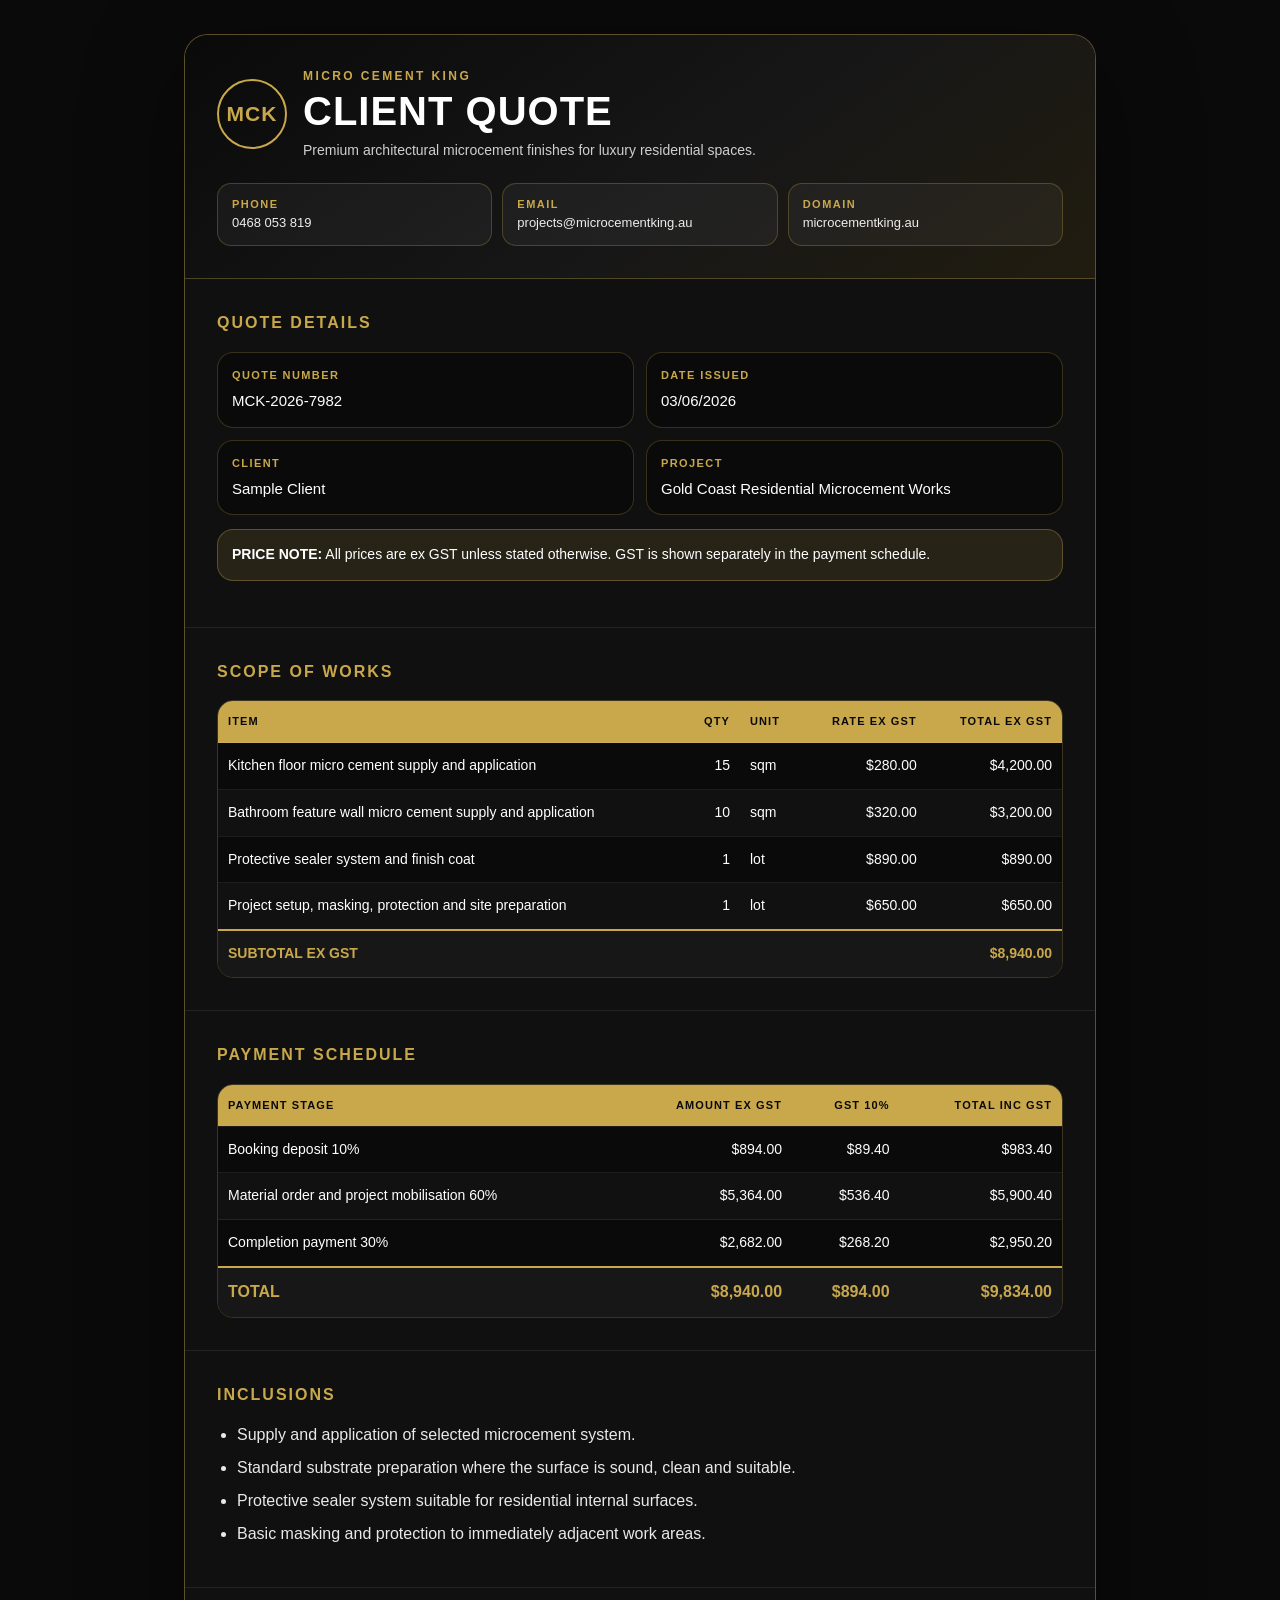
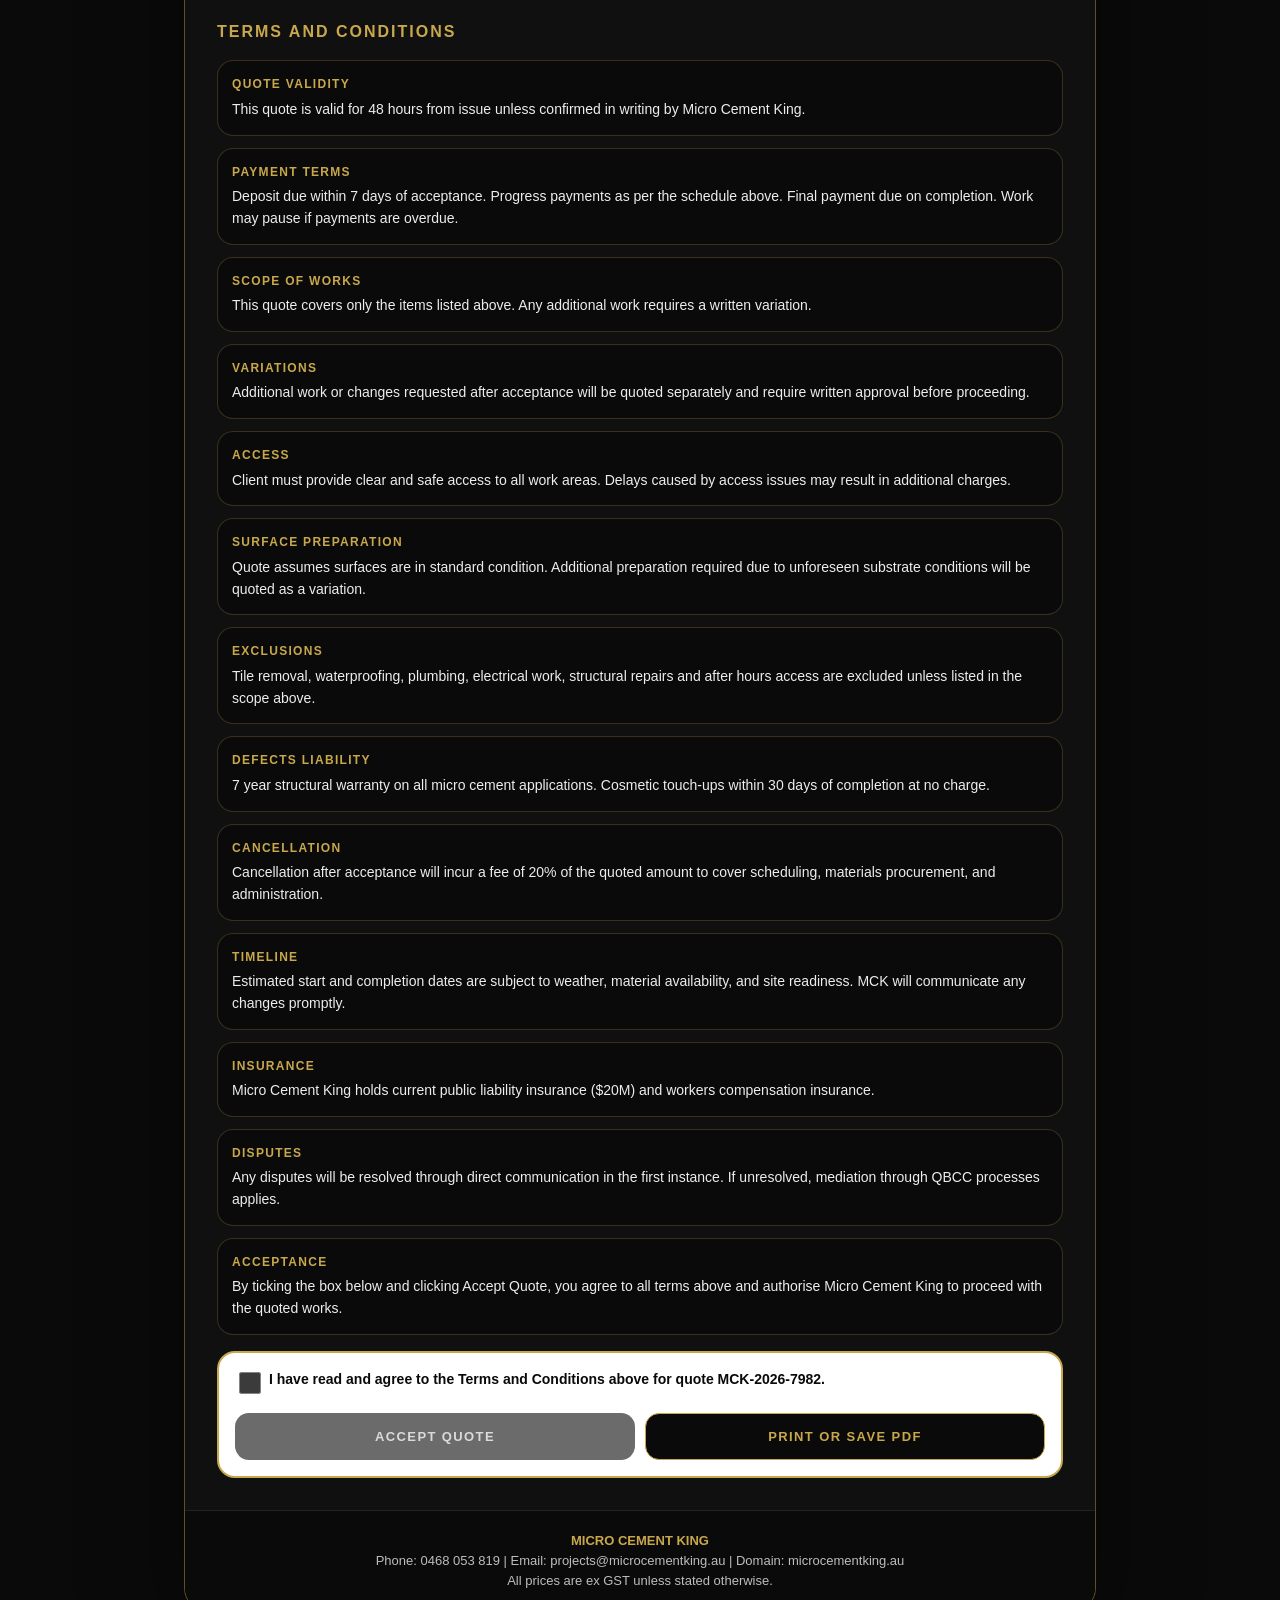
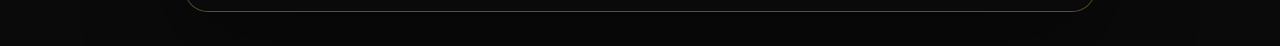
<file: quotes/MCK-2026-7982.html>
<!DOCTYPE html>
<html lang="en">
<head>
<meta charset="UTF-8">
<meta name="viewport" content="width=device-width, initial-scale=1.0">
<meta name="color-scheme" content="dark light">
<title>MCK-2026-7982 MICRO CEMENT KING QUOTE</title>
<style>
* {
  -webkit-print-color-adjust: exact !important;
  print-color-adjust: exact !important;
  box-sizing: border-box;
}
:root {
  color-scheme: dark;
}
html {
  background: #0A0A0A;
}
body {
  margin: 0;
  background: #0A0A0A;
  color: #FFFFFF;
  font-family: Inter, Arial, sans-serif;
  font-size: 16px;
  line-height: 1.55;
}
a {
  color: #C9A84C;
}
.wrapper {
  width: 100%;
  max-width: 980px;
  margin: 0 auto;
  padding: 18px;
}
.quote-card {
  border: 1px solid rgba(201, 168, 76, 0.42);
  border-radius: 24px;
  overflow: hidden;
  background: #101010;
  box-shadow: 0 28px 100px rgba(0, 0, 0, 0.44);
}
.hero {
  padding: 26px 20px;
  background: linear-gradient(145deg, #0A0A0A 0%, #171717 58%, #211C0F 100%);
  border-bottom: 1px solid rgba(201, 168, 76, 0.35);
}
.brand-row {
  display: grid;
  grid-template-columns: 70px 1fr;
  gap: 16px;
  align-items: center;
}
.logo-mark {
  width: 70px;
  height: 70px;
  border: 2px solid #C9A84C;
  border-radius: 50%;
  display: grid;
  place-items: center;
  color: #C9A84C;
  font-size: 21px;
  font-weight: 900;
  letter-spacing: 1px;
}
.brand-label {
  color: #C9A84C;
  font-size: 12px;
  font-weight: 900;
  letter-spacing: 2.4px;
  text-transform: uppercase;
}
h1 {
  margin: 4px 0 8px;
  color: #FFFFFF;
  font-size: 28px;
  line-height: 1.05;
  font-weight: 900;
  letter-spacing: 1px;
  text-transform: uppercase;
}
.tagline {
  margin: 0;
  color: #CFCFCF;
  font-size: 14px;
}
.contact-strip {
  display: grid;
  grid-template-columns: 1fr;
  gap: 10px;
  margin-top: 22px;
}
.contact-pill {
  padding: 12px 14px;
  background: rgba(255, 255, 255, 0.045);
  border: 1px solid rgba(201, 168, 76, 0.28);
  border-radius: 14px;
  color: #EDEDED;
  font-size: 13px;
}
.contact-pill strong {
  display: block;
  color: #C9A84C;
  font-size: 11px;
  letter-spacing: 1.5px;
  text-transform: uppercase;
}
.section {
  padding: 22px 20px;
  border-bottom: 1px solid rgba(255, 255, 255, 0.08);
}
.section:last-child {
  border-bottom: 0;
}
.section-title {
  margin: 0 0 16px;
  color: #C9A84C;
  font-size: 16px;
  font-weight: 900;
  letter-spacing: 2px;
  text-transform: uppercase;
}
.grid {
  display: grid;
  grid-template-columns: 1fr;
  gap: 12px;
}
.info-box {
  padding: 14px;
  background: #0A0A0A;
  border: 1px solid rgba(201, 168, 76, 0.24);
  border-radius: 16px;
}
.info-label {
  margin-bottom: 5px;
  color: #C9A84C;
  font-size: 11px;
  font-weight: 900;
  letter-spacing: 1.4px;
  text-transform: uppercase;
}
.info-value {
  color: #FFFFFF;
  font-size: 15px;
}
.notice {
  padding: 14px;
  background: rgba(201, 168, 76, 0.12);
  border: 1px solid rgba(201, 168, 76, 0.34);
  border-radius: 16px;
  color: #FFFFFF;
  font-size: 14px;
}
.table-wrap {
  width: 100%;
  overflow-x: auto;
  border: 1px solid rgba(201, 168, 76, 0.24);
  border-radius: 16px;
}
table {
  width: 100%;
  border-collapse: collapse;
  min-width: 680px;
}
th {
  background: #C9A84C;
  color: #0A0A0A;
  padding: 12px 10px;
  text-align: left;
  font-size: 11px;
  font-weight: 900;
  letter-spacing: 1.1px;
  text-transform: uppercase;
}
td {
  padding: 12px 10px;
  background: #0A0A0A;
  border-top: 1px solid rgba(255, 255, 255, 0.08);
  color: #FFFFFF;
  font-size: 14px;
  vertical-align: top;
}
tr:nth-child(even) td {
  background: #111111;
}
.money,
.number {
  text-align: right;
  white-space: nowrap;
}
tfoot td {
  background: #171717;
  color: #C9A84C;
  font-weight: 900;
  border-top: 2px solid #C9A84C;
}
.total-row td {
  font-size: 16px;
}
.list {
  margin: 0;
  padding-left: 20px;
  color: #E9E9E9;
}
.list li {
  margin-bottom: 8px;
}
.terms {
  display: grid;
  gap: 12px;
}
.term-box {
  padding: 14px;
  background: #0A0A0A;
  border: 1px solid rgba(201, 168, 76, 0.24);
  border-radius: 16px;
  color: #EDEDED;
  font-size: 14px;
}
.term-box strong {
  display: block;
  color: #C9A84C;
  margin-bottom: 5px;
  font-size: 12px;
  letter-spacing: 1.3px;
  text-transform: uppercase;
}
.accept-panel {
  margin-top: 16px;
  padding: 16px;
  background: #FFFFFF;
  border: 2px solid #C9A84C;
  border-radius: 18px;
  color: #0A0A0A;
}
.check-row {
  display: grid;
  grid-template-columns: 24px 1fr;
  gap: 10px;
  align-items: start;
  font-size: 14px;
  font-weight: 700;
}
.check-row input {
  width: 22px;
  height: 22px;
  accent-color: #C9A84C;
}
.actions {
  display: grid;
  grid-template-columns: 1fr;
  gap: 10px;
  margin-top: 16px;
}
button,
.button-link {
  width: 100%;
  border: 0;
  border-radius: 14px;
  padding: 15px 14px;
  font-family: inherit;
  font-size: 13px;
  font-weight: 900;
  letter-spacing: 1.4px;
  text-align: center;
  text-transform: uppercase;
  cursor: pointer;
  text-decoration: none;
}
.primary-button {
  background: #C9A84C;
  color: #0A0A0A;
}
.primary-button:disabled {
  background: #6B6B6B;
  color: #DADADA;
  cursor: not-allowed;
}
.secondary-button {
  background: #0A0A0A;
  color: #C9A84C;
  border: 1px solid #C9A84C;
}
.footer {
  padding: 20px;
  background: #0A0A0A;
  color: #BDBDBD;
  text-align: center;
  font-size: 13px;
}
.footer strong {
  color: #C9A84C;
}
@media (min-width: 720px) {
  .wrapper {
    padding: 34px;
  }
  .hero,
  .section {
    padding: 32px;
  }
  .contact-strip {
    grid-template-columns: repeat(3, 1fr);
  }
  .grid.two {
    grid-template-columns: repeat(2, 1fr);
  }
  .grid.three {
    grid-template-columns: repeat(3, 1fr);
  }
  .actions {
    grid-template-columns: 1fr 1fr;
  }
  h1 {
    font-size: 40px;
  }
}
@page {
  size: A4;
  margin: 12mm;
}
@media print {
  html, body, * {
    -webkit-print-color-adjust: exact !important;
    print-color-adjust: exact !important;
  }
  html,
  body {
    background: #FFFFFF !important;
    color: #0A0A0A !important;
    font-size: 11px !important;
  }
  .wrapper {
    max-width: none !important;
    padding: 0 !important;
  }
  .quote-card {
    border: 1px solid #C9A84C !important;
    border-radius: 0 !important;
    box-shadow: none !important;
    background: #FFFFFF !important;
  }
  .hero {
    background: #0A0A0A !important;
    color: #FFFFFF !important;
  }
  .section {
    page-break-inside: avoid;
    padding: 18px !important;
  }
  .actions,
  .accept-panel {
    display: none !important;
  }
  .table-wrap {
    overflow: visible !important;
  }
  table {
    min-width: 0 !important;
  }
  a {
    color: #C9A84C !important;
    text-decoration: none !important;
  }
}
</style>
</head>
<body>
<div class="wrapper">
  <article class="quote-card">
    <header class="hero">
      <div class="brand-row">
        <div class="logo-mark">MCK</div>
        <div>
          <div class="brand-label">MICRO CEMENT KING</div>
          <h1>CLIENT QUOTE</h1>
          <p class="tagline">Premium architectural microcement finishes for luxury residential spaces.</p>
        </div>
      </div>
      <div class="contact-strip">
        <div class="contact-pill"><strong>PHONE</strong>0468 053 819</div>
        <div class="contact-pill"><strong>EMAIL</strong>projects@microcementking.au</div>
        <div class="contact-pill"><strong>DOMAIN</strong>microcementking.au</div>
      </div>
    </header>

    <section class="section">
      <h2 class="section-title">QUOTE DETAILS</h2>
      <div class="grid two">
        <div class="info-box"><div class="info-label">QUOTE NUMBER</div><div class="info-value">MCK-2026-7982</div></div>
        <div class="info-box"><div class="info-label">DATE ISSUED</div><div class="info-value">03/06/2026</div></div>
        <div class="info-box"><div class="info-label">CLIENT</div><div class="info-value">Sample Client</div></div>
        <div class="info-box"><div class="info-label">PROJECT</div><div class="info-value">Gold Coast Residential Microcement Works</div></div>
      </div>
      <p class="notice"><strong>PRICE NOTE:</strong> All prices are ex GST unless stated otherwise. GST is shown separately in the payment schedule.</p>
    </section>

    <section class="section">
      <h2 class="section-title">SCOPE OF WORKS</h2>
      <div class="table-wrap">
        <table>
          <thead>
            <tr>
              <th>ITEM</th>
              <th class="number">QTY</th>
              <th>UNIT</th>
              <th class="money">RATE EX GST</th>
              <th class="money">TOTAL EX GST</th>
            </tr>
          </thead>
          <tbody>
            <tr>
              <td>Kitchen floor micro cement supply and application</td>
              <td class="number">15</td>
              <td>sqm</td>
              <td class="money">$280.00</td>
              <td class="money">$4,200.00</td>
            </tr>
            <tr>
              <td>Bathroom feature wall micro cement supply and application</td>
              <td class="number">10</td>
              <td>sqm</td>
              <td class="money">$320.00</td>
              <td class="money">$3,200.00</td>
            </tr>
            <tr>
              <td>Protective sealer system and finish coat</td>
              <td class="number">1</td>
              <td>lot</td>
              <td class="money">$890.00</td>
              <td class="money">$890.00</td>
            </tr>
            <tr>
              <td>Project setup, masking, protection and site preparation</td>
              <td class="number">1</td>
              <td>lot</td>
              <td class="money">$650.00</td>
              <td class="money">$650.00</td>
            </tr>
          </tbody>
          <tfoot>
            <tr>
              <td colspan="4">SUBTOTAL EX GST</td>
              <td class="money">$8,940.00</td>
            </tr>
          </tfoot>
        </table>
      </div>
    </section>

    <section class="section">
      <h2 class="section-title">PAYMENT SCHEDULE</h2>
      <div class="table-wrap">
        <table>
          <thead>
            <tr>
              <th>PAYMENT STAGE</th>
              <th class="money">AMOUNT EX GST</th>
              <th class="money">GST 10%</th>
              <th class="money">TOTAL INC GST</th>
            </tr>
          </thead>
          <tbody>
            <tr>
              <td>Booking deposit 10%</td>
              <td class="money">$894.00</td>
              <td class="money">$89.40</td>
              <td class="money">$983.40</td>
            </tr>
            <tr>
              <td>Material order and project mobilisation 60%</td>
              <td class="money">$5,364.00</td>
              <td class="money">$536.40</td>
              <td class="money">$5,900.40</td>
            </tr>
            <tr>
              <td>Completion payment 30%</td>
              <td class="money">$2,682.00</td>
              <td class="money">$268.20</td>
              <td class="money">$2,950.20</td>
            </tr>
          </tbody>
          <tfoot>
            <tr class="total-row">
              <td>TOTAL</td>
              <td class="money">$8,940.00</td>
              <td class="money">$894.00</td>
              <td class="money">$9,834.00</td>
            </tr>
          </tfoot>
        </table>
      </div>
    </section>

    <section class="section">
      <h2 class="section-title">INCLUSIONS</h2>
      <ul class="list">
        <li>Supply and application of selected microcement system.</li>
        <li>Standard substrate preparation where the surface is sound, clean and suitable.</li>
        <li>Protective sealer system suitable for residential internal surfaces.</li>
        <li>Basic masking and protection to immediately adjacent work areas.</li>
      </ul>
    </section>

    <section class="section">
      <h2 class="section-title">TERMS AND CONDITIONS</h2>
      <div class="terms">
        <div class="term-box"><strong>QUOTE VALIDITY</strong>This quote is valid for 48 hours from issue unless confirmed in writing by Micro Cement King.</div>
        <div class="term-box"><strong>PAYMENT TERMS</strong>Deposit due within 7 days of acceptance. Progress payments as per the schedule above. Final payment due on completion. Work may pause if payments are overdue.</div>
        <div class="term-box"><strong>SCOPE OF WORKS</strong>This quote covers only the items listed above. Any additional work requires a written variation.</div>
        <div class="term-box"><strong>VARIATIONS</strong>Additional work or changes requested after acceptance will be quoted separately and require written approval before proceeding.</div>
        <div class="term-box"><strong>ACCESS</strong>Client must provide clear and safe access to all work areas. Delays caused by access issues may result in additional charges.</div>
        <div class="term-box"><strong>SURFACE PREPARATION</strong>Quote assumes surfaces are in standard condition. Additional preparation required due to unforeseen substrate conditions will be quoted as a variation.</div>
        <div class="term-box"><strong>EXCLUSIONS</strong>Tile removal, waterproofing, plumbing, electrical work, structural repairs and after hours access are excluded unless listed in the scope above.</div>
        <div class="term-box"><strong>DEFECTS LIABILITY</strong>7 year structural warranty on all micro cement applications. Cosmetic touch-ups within 30 days of completion at no charge.</div>
        <div class="term-box"><strong>CANCELLATION</strong>Cancellation after acceptance will incur a fee of 20% of the quoted amount to cover scheduling, materials procurement, and administration.</div>
        <div class="term-box"><strong>TIMELINE</strong>Estimated start and completion dates are subject to weather, material availability, and site readiness. MCK will communicate any changes promptly.</div>
        <div class="term-box"><strong>INSURANCE</strong>Micro Cement King holds current public liability insurance ($20M) and workers compensation insurance.</div>
        <div class="term-box"><strong>DISPUTES</strong>Any disputes will be resolved through direct communication in the first instance. If unresolved, mediation through QBCC processes applies.</div>
        <div class="term-box"><strong>ACCEPTANCE</strong>By ticking the box below and clicking Accept Quote, you agree to all terms above and authorise Micro Cement King to proceed with the quoted works.</div>
      </div>
      <div class="accept-panel">
        <label class="check-row" for="termsCheck">
          <input type="checkbox" id="termsCheck">
          <span>I have read and agree to the Terms and Conditions above for quote MCK-2026-7982.</span>
        </label>
        <div class="actions">
          <button class="primary-button" id="acceptButton" type="button" disabled>ACCEPT QUOTE</button>
          <button class="secondary-button" type="button" onclick="window.print()">PRINT OR SAVE PDF</button>
        </div>
      </div>
    </section>

    <footer class="footer">
      <strong>MICRO CEMENT KING</strong><br>
      Phone: 0468 053 819 | Email: projects@microcementking.au | Domain: microcementking.au<br>
      All prices are ex GST unless stated otherwise.
    </footer>
  </article>
</div>
<script>
(function () {
  var checkbox = document.getElementById('termsCheck');
  var acceptButton = document.getElementById('acceptButton');
  var subject = 'ACCEPTED QUOTE MCK-2026-7982';
  var body = 'I accept quote MCK-2026-7982 from Micro Cement King. Please contact me to confirm the next steps.';
  checkbox.addEventListener('change', function () {
    acceptButton.disabled = !checkbox.checked;
  });
  acceptButton.addEventListener('click', function () {
    if (!checkbox.checked) return;
    window.location.href = 'mailto:projects@microcementking.au?subject=' + encodeURIComponent(subject) + '&body=' + encodeURIComponent(body);
  });
}());
</script>
</body>
</html>
</file>
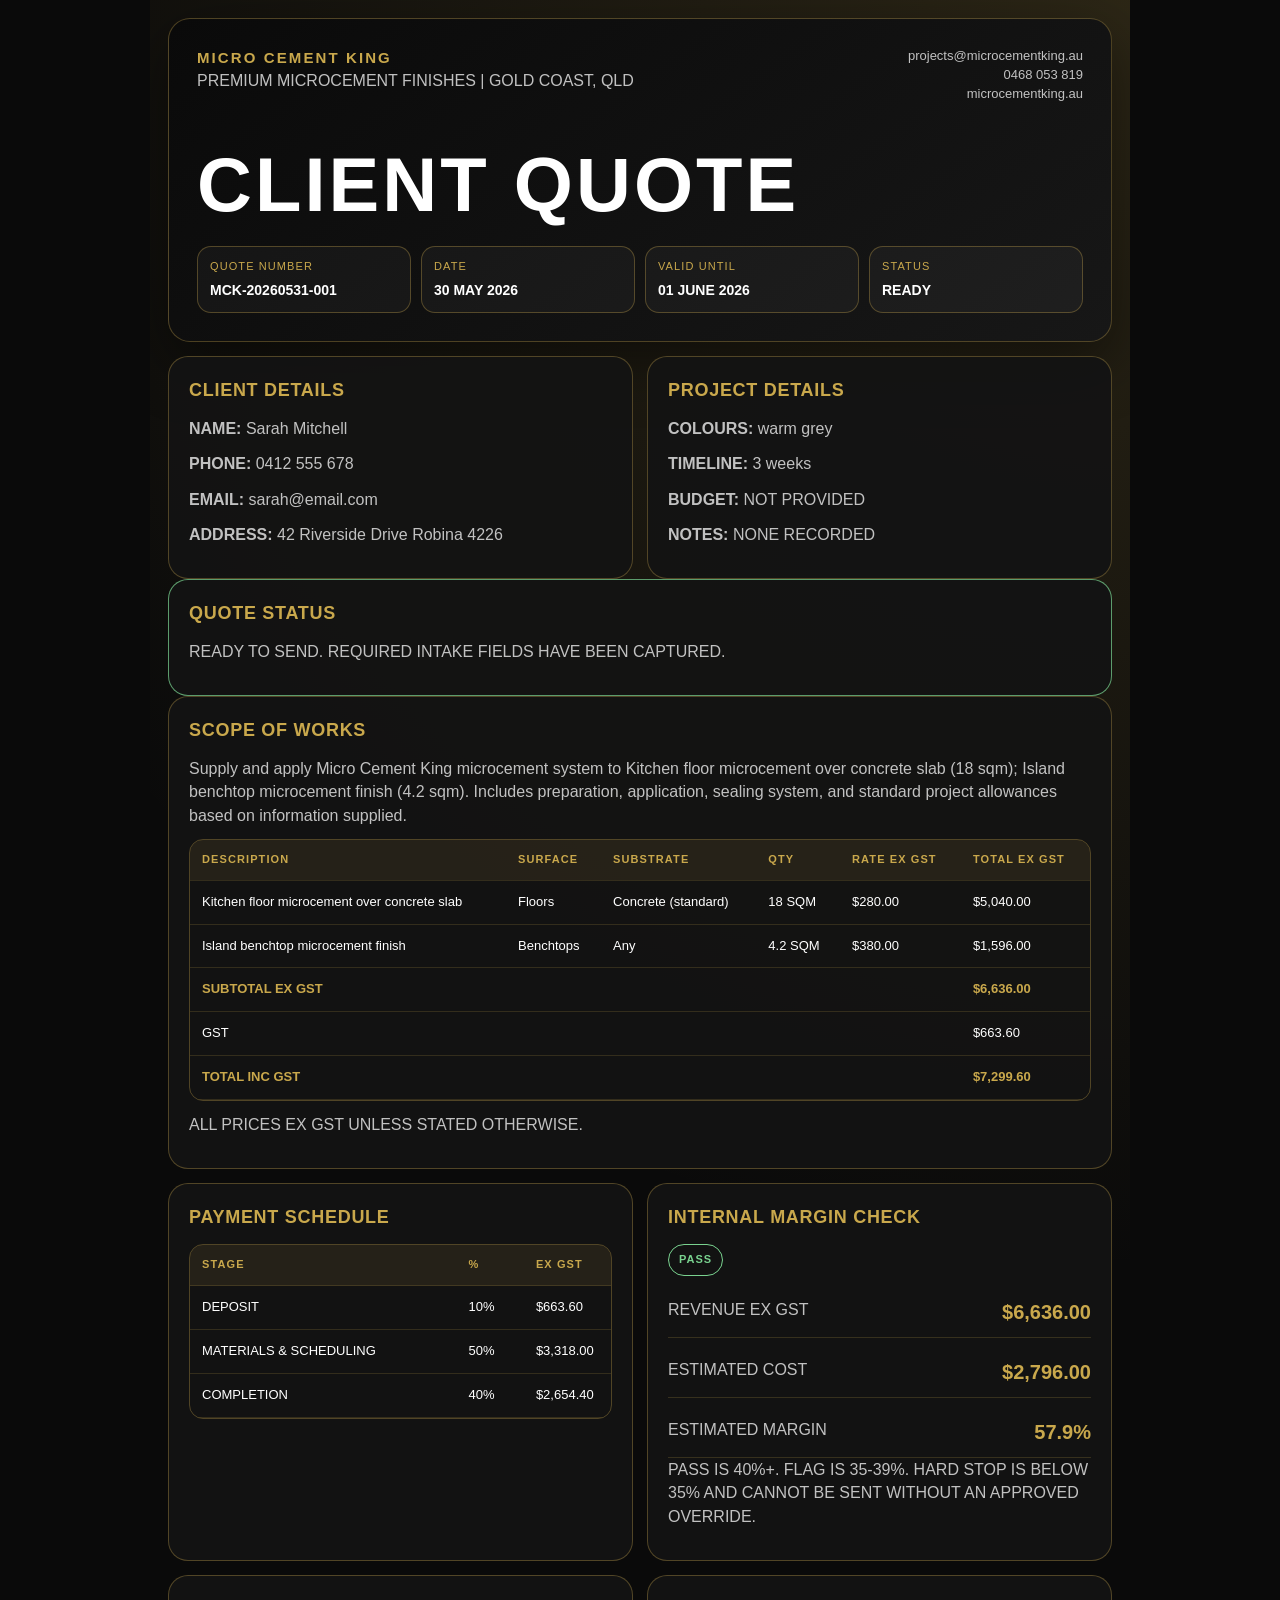
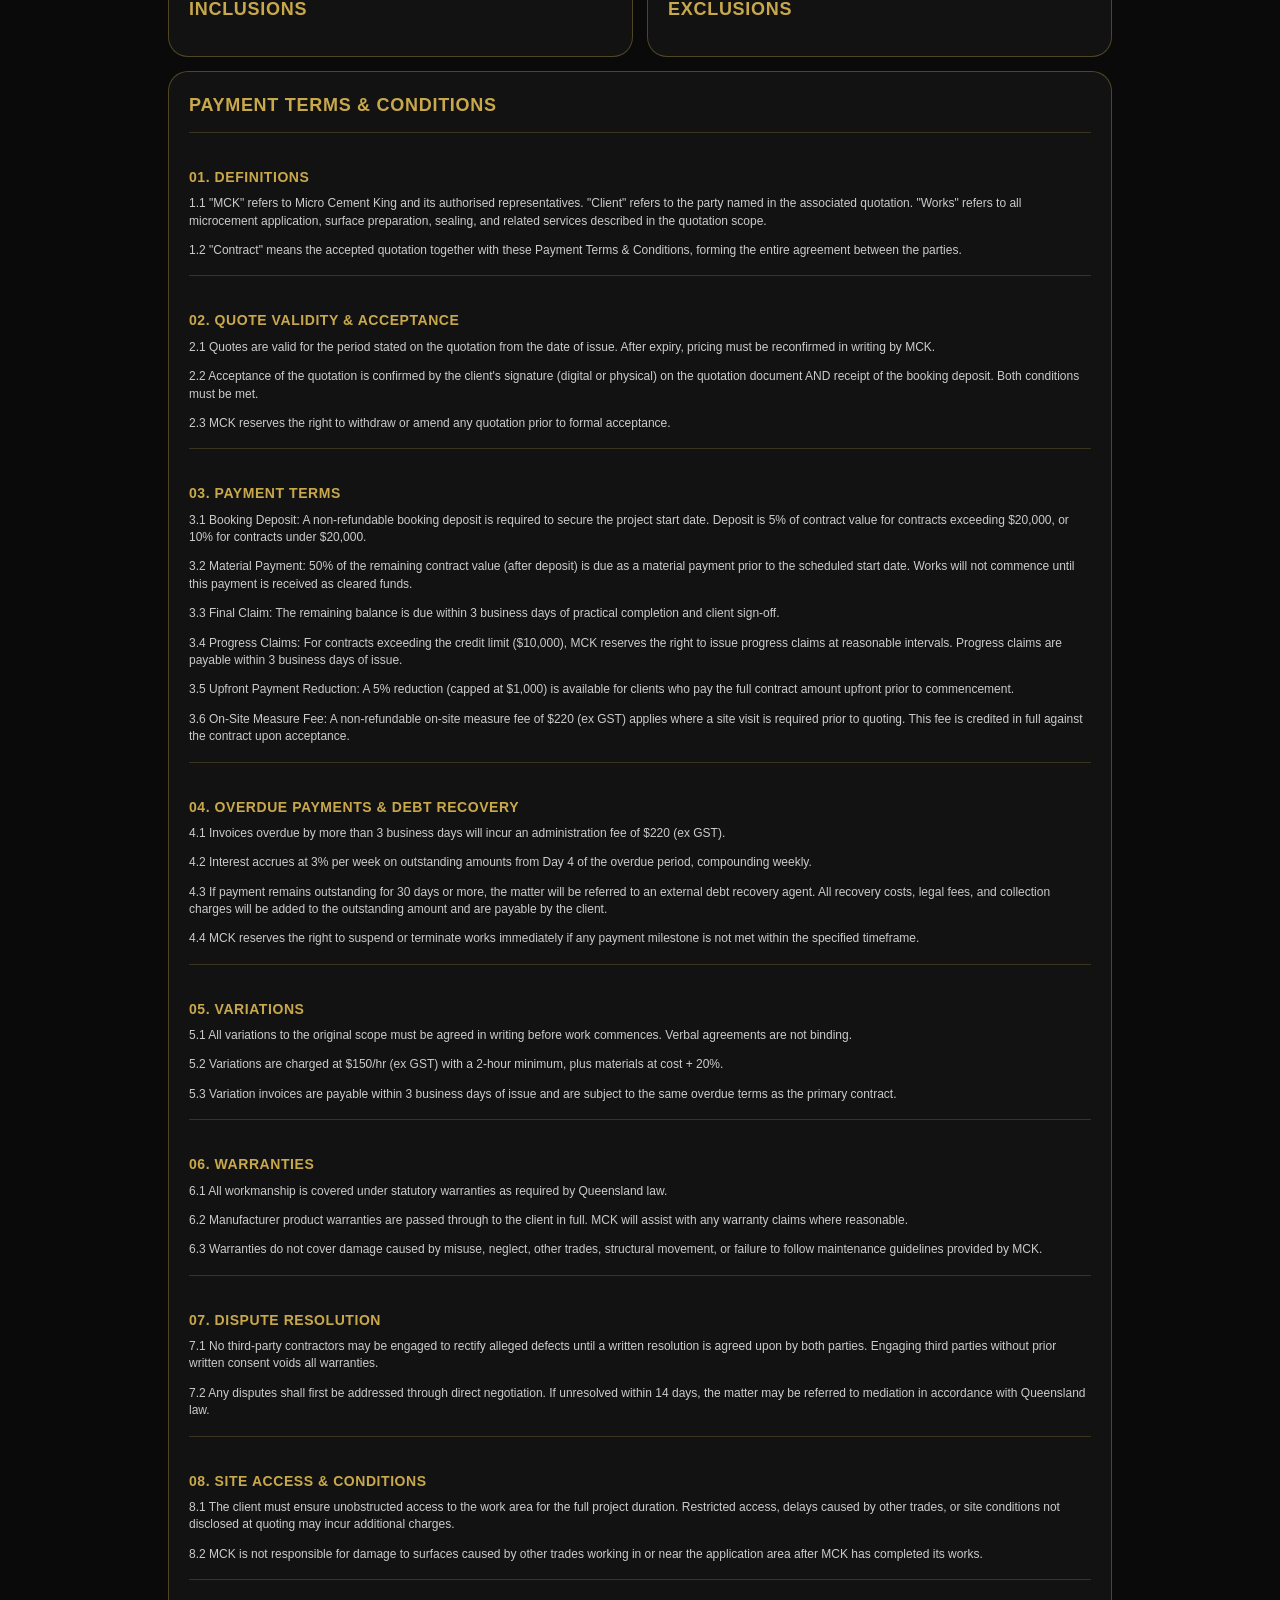
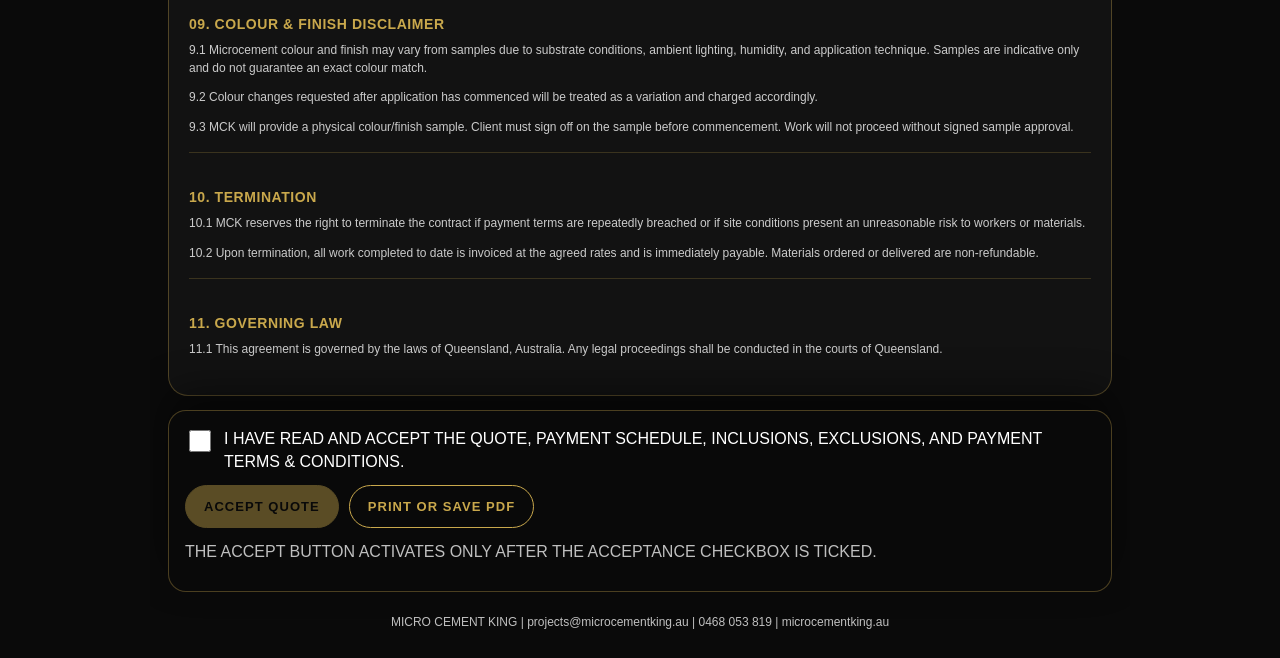
<file: quotes/scenario-1-test.html>
<!doctype html>
<html lang="en-AU">
<head>
  <meta charset="utf-8">
  <meta name="viewport" content="width=device-width, initial-scale=1, viewport-fit=cover">
  <title>MCK-20260531-001 | MICRO CEMENT KING QUOTE</title>
  <style>
    :root {
      --gold: #C9A84C;
      --black: #0A0A0A;
      --white: #FFFFFF;
      --muted: rgba(255,255,255,0.74);
      --line: rgba(201,168,76,0.34);
      --panel: #141414;
      --danger: #FF6B6B;
      --amber: #FFCF66;
      --green: #79D28F;
    }
    * { box-sizing: border-box; -webkit-print-color-adjust: exact; print-color-adjust: exact; }
    html { background: var(--black); color: var(--white); font-family: Arial, Helvetica, sans-serif; width: 100%; overflow-x: hidden; }
    body { margin: 0; background: var(--black); color: var(--white); font-family: Arial, Helvetica, sans-serif; line-height: 1.45; width: 100%; overflow-x: hidden; }
    a { color: var(--gold); }
    .page { width: 100%; max-width: 980px; margin: 0 auto; padding: 18px; background: radial-gradient(circle at top right, rgba(201,168,76,0.18), transparent 32%), var(--black); overflow-x: hidden; }
    .hero { border: 1px solid var(--line); background: linear-gradient(145deg, #0A0A0A 0%, #171717 100%); padding: 28px; border-radius: 22px; box-shadow: 0 20px 60px rgba(0,0,0,0.45); }
    .brand-row { display: flex; justify-content: space-between; gap: 16px; align-items: flex-start; flex-wrap: wrap; }
    .brand-copy { min-width: 0; flex: 1 1 240px; }
    .brand-mark { color: var(--gold); letter-spacing: 0.14em; font-weight: 900; font-size: 15px; }
    .tagline { max-width: 100%; overflow-wrap: break-word; }
    .contact { text-align: right; color: var(--muted); font-size: 13px; min-width: 0; }
    h1, h2, h3 { margin: 0; letter-spacing: 0.04em; text-transform: uppercase; }
    h1 { font-size: clamp(34px, 8vw, 76px); line-height: 0.92; margin-top: 46px; max-width: 760px; }
    h2 { color: var(--gold); font-size: 18px; margin-bottom: 14px; }
    h3 { color: var(--gold); font-size: 14px; margin: 18px 0 8px; }
    p { margin: 0 0 12px; color: var(--muted); }
    .meta-grid { display: grid; grid-template-columns: repeat(4, minmax(0, 1fr)); gap: 10px; margin-top: 26px; }
    .meta { border: 1px solid var(--line); border-radius: 14px; padding: 12px; background: rgba(255,255,255,0.035); }
    .meta span { display: block; color: var(--gold); font-size: 11px; text-transform: uppercase; letter-spacing: 0.10em; }
    .meta strong { display: block; margin-top: 5px; color: var(--white); font-size: 14px; word-break: break-word; }
    .grid { display: grid; grid-template-columns: 1fr; gap: 14px; margin-top: 14px; }
    .two { grid-template-columns: repeat(2, minmax(0, 1fr)); }
    .card { border: 1px solid var(--line); background: rgba(20,20,20,0.94); border-radius: 20px; padding: 20px; overflow: hidden; }
    .warning { border-color: rgba(255,207,102,0.82); }
    .success { border-color: rgba(121,210,143,0.72); }
    .message-box { border: 1px solid var(--line); padding: 14px; border-radius: 12px; color: var(--white); background: rgba(201,168,76,0.08); white-space: pre-wrap; }
    .table-wrap { width: 100%; overflow-x: auto; border-radius: 14px; border: 1px solid var(--line); }
    table { width: 100%; border-collapse: collapse; min-width: 650px; }
    th, td { padding: 12px; border-bottom: 1px solid rgba(201,168,76,0.18); text-align: left; vertical-align: top; color: var(--white); }
    th { color: var(--gold); font-size: 11px; text-transform: uppercase; letter-spacing: 0.10em; background: rgba(201,168,76,0.10); }
    td { font-size: 13px; }
    .total-row td { color: var(--gold); font-weight: 900; }
    .totals { display: grid; gap: 10px; }
    .total-line { display: flex; justify-content: space-between; gap: 14px; border-bottom: 1px solid rgba(201,168,76,0.20); padding: 10px 0; color: var(--white); }
    .total-line span:first-child { color: var(--muted); }
    .total-line strong { color: var(--gold); font-size: 20px; }
    .badge { display: inline-flex; align-items: center; justify-content: center; padding: 7px 10px; border-radius: 999px; font-size: 11px; font-weight: 900; letter-spacing: 0.09em; text-transform: uppercase; border: 1px solid var(--line); }
    .pass { color: var(--green); border-color: var(--green); }
    .flag { color: var(--amber); border-color: var(--amber); }
    .stop { color: var(--danger); border-color: var(--danger); }
    ul { margin: 0; padding-left: 18px; color: var(--muted); }
    li { margin-bottom: 8px; }
    .terms { margin-top: 14px; }
    .terms-section { border-top: 1px solid rgba(201,168,76,0.22); padding: 16px 0 4px; }
    .terms-section p { font-size: 12px; color: rgba(255,255,255,0.78); }
    .acceptance { position: sticky; bottom: 0; margin-top: 14px; border: 1px solid var(--line); background: rgba(10,10,10,0.98); padding: 16px; border-radius: 18px; display: grid; gap: 12px; box-shadow: 0 -18px 40px rgba(0,0,0,0.45); }
    .accept-row { display: flex; gap: 10px; align-items: flex-start; color: var(--white); }
    .accept-row label { min-width: 0; overflow-wrap: break-word; }
    input[type="checkbox"] { width: 22px; height: 22px; accent-color: var(--gold); flex: 0 0 auto; }
    .button-row { display: flex; gap: 10px; flex-wrap: wrap; }
    button, .button { border: 1px solid var(--gold); background: var(--gold); color: var(--black); font-weight: 900; border-radius: 999px; padding: 13px 18px; letter-spacing: 0.08em; text-transform: uppercase; cursor: pointer; text-decoration: none; font-size: 13px; }
    button.secondary { background: transparent; color: var(--gold); }
    button:disabled { opacity: 0.42; cursor: not-allowed; }
    .footer { color: var(--muted); text-align: center; padding: 22px 0 8px; font-size: 12px; }
    @media (max-width: 760px) {
      .page { padding: 10px; }
      .hero { padding: 20px; border-radius: 18px; }
      .brand-copy { flex-basis: 100%; }
      .tagline { font-size: 13px; line-height: 1.35; white-space: normal; word-break: normal; overflow-wrap: anywhere; }
      .contact { text-align: left; flex-basis: 100%; }
      .meta-grid, .two { grid-template-columns: 1fr; }
      table { min-width: 620px; }
      .card { padding: 16px; border-radius: 16px; }
      .acceptance { border-radius: 14px; max-width: calc(100vw - 20px); }
      .accept-row label { font-size: 14px; line-height: 1.35; }
      button, .button { font-size: 11px; padding: 12px 14px; }
    }
    @media print {
      @page { size: A4; margin: 8mm; }
      html, body, .page, .hero, .card, .acceptance { background: #0A0A0A !important; color: #FFFFFF !important; }
      .page { max-width: none; padding: 0; }
      .hero, .card { box-shadow: none !important; break-inside: avoid; }
      h1, h2, h3, th, .brand-mark, .total-line strong, .total-row td { color: #C9A84C !important; }
      p, td, li, .meta strong, .accept-row { color: #FFFFFF !important; }
      .button-row, .acceptance { display: none !important; }
      a { color: #C9A84C !important; }
      .table-wrap { overflow: visible; }
      table { min-width: 0; }
    }
  </style>
</head>
<body>
  <main class="page">
    <section class="hero">
      <div class="brand-row">
          <div class="brand-copy">
          <div class="brand-mark">MICRO CEMENT KING</div>
          <p class="tagline">PREMIUM MICROCEMENT FINISHES | GOLD COAST, QLD</p>
        </div>
        <div class="contact">
          <div>projects@microcementking.au</div>
          <div>0468 053 819</div>
          <div>microcementking.au</div>
        </div>
      </div>
      <h1>CLIENT QUOTE</h1>
      <div class="meta-grid">
        <div class="meta"><span>QUOTE NUMBER</span><strong>MCK-20260531-001</strong></div>
        <div class="meta"><span>DATE</span><strong>30 MAY 2026</strong></div>
        <div class="meta"><span>VALID UNTIL</span><strong>01 JUNE 2026</strong></div>
        <div class="meta"><span>STATUS</span><strong>READY</strong></div>
      </div>
    </section>

    <section class="grid two">
      <div class="card">
        <h2>CLIENT DETAILS</h2>
        <p><strong>NAME:</strong> Sarah Mitchell</p>
        <p><strong>PHONE:</strong> 0412 555 678</p>
        <p><strong>EMAIL:</strong> sarah@email.com</p>
        <p><strong>ADDRESS:</strong> 42 Riverside Drive Robina 4226</p>
      </div>
      <div class="card">
        <h2>PROJECT DETAILS</h2>
        <p><strong>COLOURS:</strong> warm grey</p>
        <p><strong>TIMELINE:</strong> 3 weeks</p>
        <p><strong>BUDGET:</strong> NOT PROVIDED</p>
        <p><strong>NOTES:</strong> NONE RECORDED</p>
      </div>
    </section>

    <section class="card success"><h2>QUOTE STATUS</h2><p>READY TO SEND. REQUIRED INTAKE FIELDS HAVE BEEN CAPTURED.</p></section>

    <section class="card">
      <h2>SCOPE OF WORKS</h2>
      <p>Supply and apply Micro Cement King microcement system to Kitchen floor microcement over concrete slab (18 sqm); Island benchtop microcement finish (4.2 sqm). Includes preparation, application, sealing system, and standard project allowances based on information supplied.</p>
      <div class="table-wrap">
        <table>
          <thead><tr><th>DESCRIPTION</th><th>SURFACE</th><th>SUBSTRATE</th><th>QTY</th><th>RATE EX GST</th><th>TOTAL EX GST</th></tr></thead>
          <tbody>
            <tr><td>Kitchen floor microcement over concrete slab</td><td>Floors</td><td>Concrete (standard)</td><td>18 SQM</td><td>$280.00</td><td>$5,040.00</td></tr>
<tr><td>Island benchtop microcement finish</td><td>Benchtops</td><td>Any</td><td>4.2 SQM</td><td>$380.00</td><td>$1,596.00</td></tr>
            
            <tr class="total-row"><td colspan="5">SUBTOTAL EX GST</td><td>$6,636.00</td></tr>
            <tr><td colspan="5">GST</td><td>$663.60</td></tr>
            <tr class="total-row"><td colspan="5">TOTAL INC GST</td><td>$7,299.60</td></tr>
          </tbody>
        </table>
      </div>
      <p style="margin-top:12px;">ALL PRICES EX GST UNLESS STATED OTHERWISE.</p>
    </section>

    <section class="grid two">
      <div class="card">
        <h2>PAYMENT SCHEDULE</h2>
        <div class="table-wrap">
          <table>
            <thead><tr><th>STAGE</th><th>%</th><th>EX GST</th><th>GST</th><th>INC GST</th></tr></thead>
            <tbody>
              <tr><td>DEPOSIT</td><td>10%</td><td>$663.60</td><td>$66.36</td><td>$729.96</td></tr>
<tr><td>MATERIALS &amp; SCHEDULING</td><td>50%</td><td>$3,318.00</td><td>$331.80</td><td>$3,649.80</td></tr>
<tr><td>COMPLETION</td><td>40%</td><td>$2,654.40</td><td>$265.44</td><td>$2,919.84</td></tr>
            </tbody>
          </table>
        </div>
      </div>
      <div class="card">
        <h2>INTERNAL MARGIN CHECK</h2>
        <p><span class="badge pass">PASS</span></p>
        <div class="totals">
          <div class="total-line"><span>REVENUE EX GST</span><strong>$6,636.00</strong></div>
          <div class="total-line"><span>ESTIMATED COST</span><strong>$2,796.00</strong></div>
          <div class="total-line"><span>ESTIMATED MARGIN</span><strong>57.9%</strong></div>
        </div>
        <p>PASS IS 40%+. FLAG IS 35-39%. HARD STOP IS BELOW 35% AND CANNOT BE SENT WITHOUT AN APPROVED OVERRIDE.</p>
      </div>
    </section>

    <section class="grid two">
      <div class="card">
        <h2>INCLUSIONS</h2>
        <ul></ul>
      </div>
      <div class="card">
        <h2>EXCLUSIONS</h2>
        <ul></ul>
      </div>
    </section>

    <section class="card terms">
      <h2>PAYMENT TERMS & CONDITIONS</h2>
      
    <section class="terms-section">
      <h3>01. DEFINITIONS</h3>
      <p>1.1 &quot;MCK&quot; refers to Micro Cement King and its authorised representatives. &quot;Client&quot; refers to the party named in the associated quotation. &quot;Works&quot; refers to all microcement application, surface preparation, sealing, and related services described in the quotation scope.</p>
<p>1.2 &quot;Contract&quot; means the accepted quotation together with these Payment Terms &amp; Conditions, forming the entire agreement between the parties.</p>
    </section>
  

    <section class="terms-section">
      <h3>02. QUOTE VALIDITY &amp; ACCEPTANCE</h3>
      <p>2.1 Quotes are valid for the period stated on the quotation from the date of issue. After expiry, pricing must be reconfirmed in writing by MCK.</p>
<p>2.2 Acceptance of the quotation is confirmed by the client&#039;s signature (digital or physical) on the quotation document AND receipt of the booking deposit. Both conditions must be met.</p>
<p>2.3 MCK reserves the right to withdraw or amend any quotation prior to formal acceptance.</p>
    </section>
  

    <section class="terms-section">
      <h3>03. PAYMENT TERMS</h3>
      <p>3.1 Booking Deposit: A non-refundable booking deposit is required to secure the project start date. Deposit is 5% of contract value for contracts exceeding $20,000, or 10% for contracts under $20,000.</p>
<p>3.2 Material Payment: 50% of the remaining contract value (after deposit) is due as a material payment prior to the scheduled start date. Works will not commence until this payment is received as cleared funds.</p>
<p>3.3 Final Claim: The remaining balance is due within 3 business days of practical completion and client sign-off.</p>
<p>3.4 Progress Claims: For contracts exceeding the credit limit ($10,000), MCK reserves the right to issue progress claims at reasonable intervals. Progress claims are payable within 3 business days of issue.</p>
<p>3.5 Upfront Payment Reduction: A 5% reduction (capped at $1,000) is available for clients who pay the full contract amount upfront prior to commencement.</p>
<p>3.6 On-Site Measure Fee: A non-refundable on-site measure fee of $220 (ex GST) applies where a site visit is required prior to quoting. This fee is credited in full against the contract upon acceptance.</p>
    </section>
  

    <section class="terms-section">
      <h3>04. OVERDUE PAYMENTS &amp; DEBT RECOVERY</h3>
      <p>4.1 Invoices overdue by more than 3 business days will incur an administration fee of $220 (ex GST).</p>
<p>4.2 Interest accrues at 3% per week on outstanding amounts from Day 4 of the overdue period, compounding weekly.</p>
<p>4.3 If payment remains outstanding for 30 days or more, the matter will be referred to an external debt recovery agent. All recovery costs, legal fees, and collection charges will be added to the outstanding amount and are payable by the client.</p>
<p>4.4 MCK reserves the right to suspend or terminate works immediately if any payment milestone is not met within the specified timeframe.</p>
    </section>
  

    <section class="terms-section">
      <h3>05. VARIATIONS</h3>
      <p>5.1 All variations to the original scope must be agreed in writing before work commences. Verbal agreements are not binding.</p>
<p>5.2 Variations are charged at $150/hr (ex GST) with a 2-hour minimum, plus materials at cost + 20%.</p>
<p>5.3 Variation invoices are payable within 3 business days of issue and are subject to the same overdue terms as the primary contract.</p>
    </section>
  

    <section class="terms-section">
      <h3>06. WARRANTIES</h3>
      <p>6.1 All workmanship is covered under statutory warranties as required by Queensland law.</p>
<p>6.2 Manufacturer product warranties are passed through to the client in full. MCK will assist with any warranty claims where reasonable.</p>
<p>6.3 Warranties do not cover damage caused by misuse, neglect, other trades, structural movement, or failure to follow maintenance guidelines provided by MCK.</p>
    </section>
  

    <section class="terms-section">
      <h3>07. DISPUTE RESOLUTION</h3>
      <p>7.1 No third-party contractors may be engaged to rectify alleged defects until a written resolution is agreed upon by both parties. Engaging third parties without prior written consent voids all warranties.</p>
<p>7.2 Any disputes shall first be addressed through direct negotiation. If unresolved within 14 days, the matter may be referred to mediation in accordance with Queensland law.</p>
    </section>
  

    <section class="terms-section">
      <h3>08. SITE ACCESS &amp; CONDITIONS</h3>
      <p>8.1 The client must ensure unobstructed access to the work area for the full project duration. Restricted access, delays caused by other trades, or site conditions not disclosed at quoting may incur additional charges.</p>
<p>8.2 MCK is not responsible for damage to surfaces caused by other trades working in or near the application area after MCK has completed its works.</p>
    </section>
  

    <section class="terms-section">
      <h3>09. COLOUR &amp; FINISH DISCLAIMER</h3>
      <p>9.1 Microcement colour and finish may vary from samples due to substrate conditions, ambient lighting, humidity, and application technique. Samples are indicative only and do not guarantee an exact colour match.</p>
<p>9.2 Colour changes requested after application has commenced will be treated as a variation and charged accordingly.</p>
<p>9.3 MCK will provide a physical colour/finish sample. Client must sign off on the sample before commencement. Work will not proceed without signed sample approval.</p>
    </section>
  

    <section class="terms-section">
      <h3>10. TERMINATION</h3>
      <p>10.1 MCK reserves the right to terminate the contract if payment terms are repeatedly breached or if site conditions present an unreasonable risk to workers or materials.</p>
<p>10.2 Upon termination, all work completed to date is invoiced at the agreed rates and is immediately payable. Materials ordered or delivered are non-refundable.</p>
    </section>
  

    <section class="terms-section">
      <h3>11. GOVERNING LAW</h3>
      <p>11.1 This agreement is governed by the laws of Queensland, Australia. Any legal proceedings shall be conducted in the courts of Queensland.</p>
    </section>
  
    </section>

    <section class="acceptance" aria-label="ACCEPTANCE GATE">
      <label class="accept-row"><input type="checkbox" id="acceptCheck"><span>I HAVE READ AND ACCEPT THE QUOTE, PAYMENT SCHEDULE, INCLUSIONS, EXCLUSIONS, AND PAYMENT TERMS & CONDITIONS.</span></label>
      <div class="button-row">
        <button id="acceptBtn" disabled>ACCEPT QUOTE</button>
        <button class="secondary" type="button" onclick="window.print()">PRINT OR SAVE PDF</button>
      </div>
      <p>THE ACCEPT BUTTON ACTIVATES ONLY AFTER THE ACCEPTANCE CHECKBOX IS TICKED.</p>
    </section>

    <div class="footer">MICRO CEMENT KING | projects@microcementking.au | 0468 053 819 | microcementking.au</div>
  </main>
  <script>
    const checkbox = document.getElementById('acceptCheck');
    const acceptBtn = document.getElementById('acceptBtn');
    const mailto = "mailto:projects@microcementking.au?subject=ACCEPT%20QUOTE%20MCK-20260531-001&body=I%20accept%20quote%20MCK-20260531-001%20for%20Sarah%20Mitchell%20and%20confirm%20I%20understand%20the%20payment%20terms%20and%20conditions.%20Please%20send%20the%20deposit%20invoice%20and%20next%20steps.";
    checkbox.addEventListener('change', () => { acceptBtn.disabled = !checkbox.checked; });
    acceptBtn.addEventListener('click', () => { if (checkbox.checked) window.location.href = mailto; });
  </script>
</body>
</html>
</file>
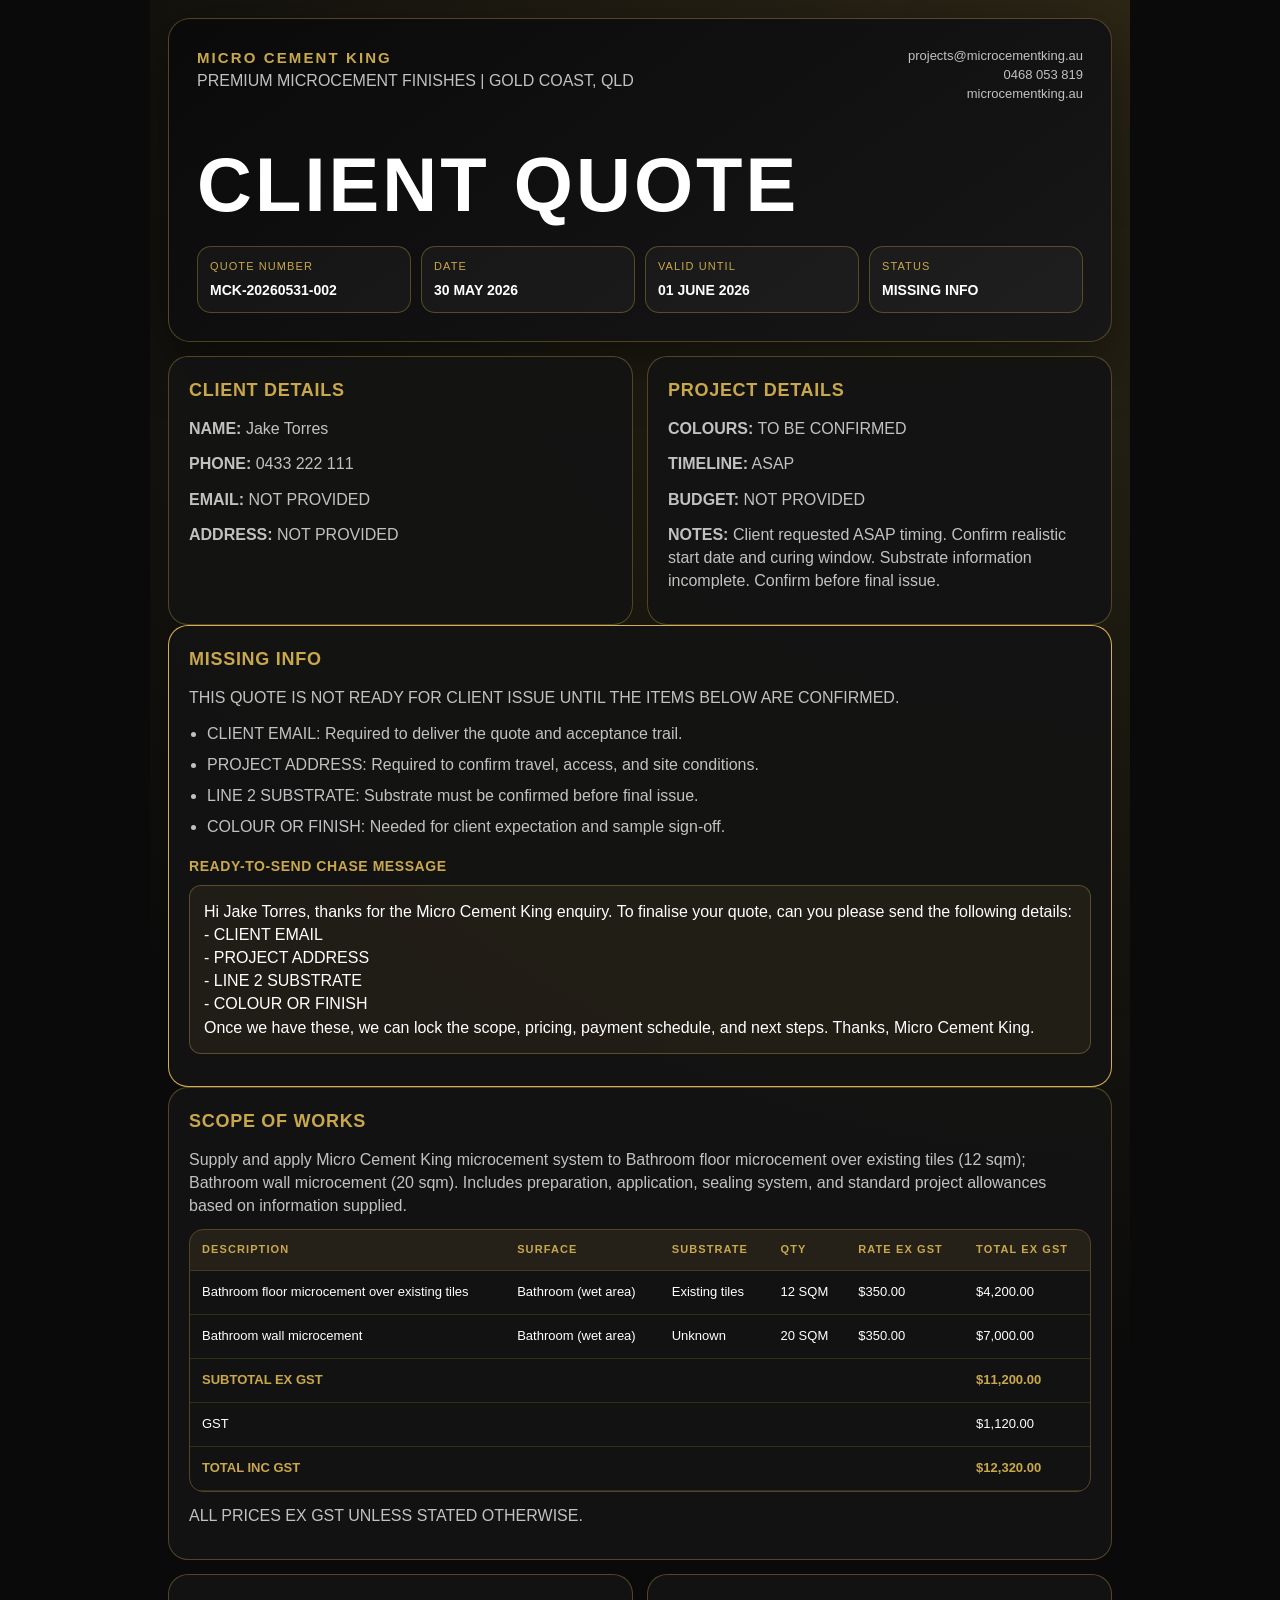
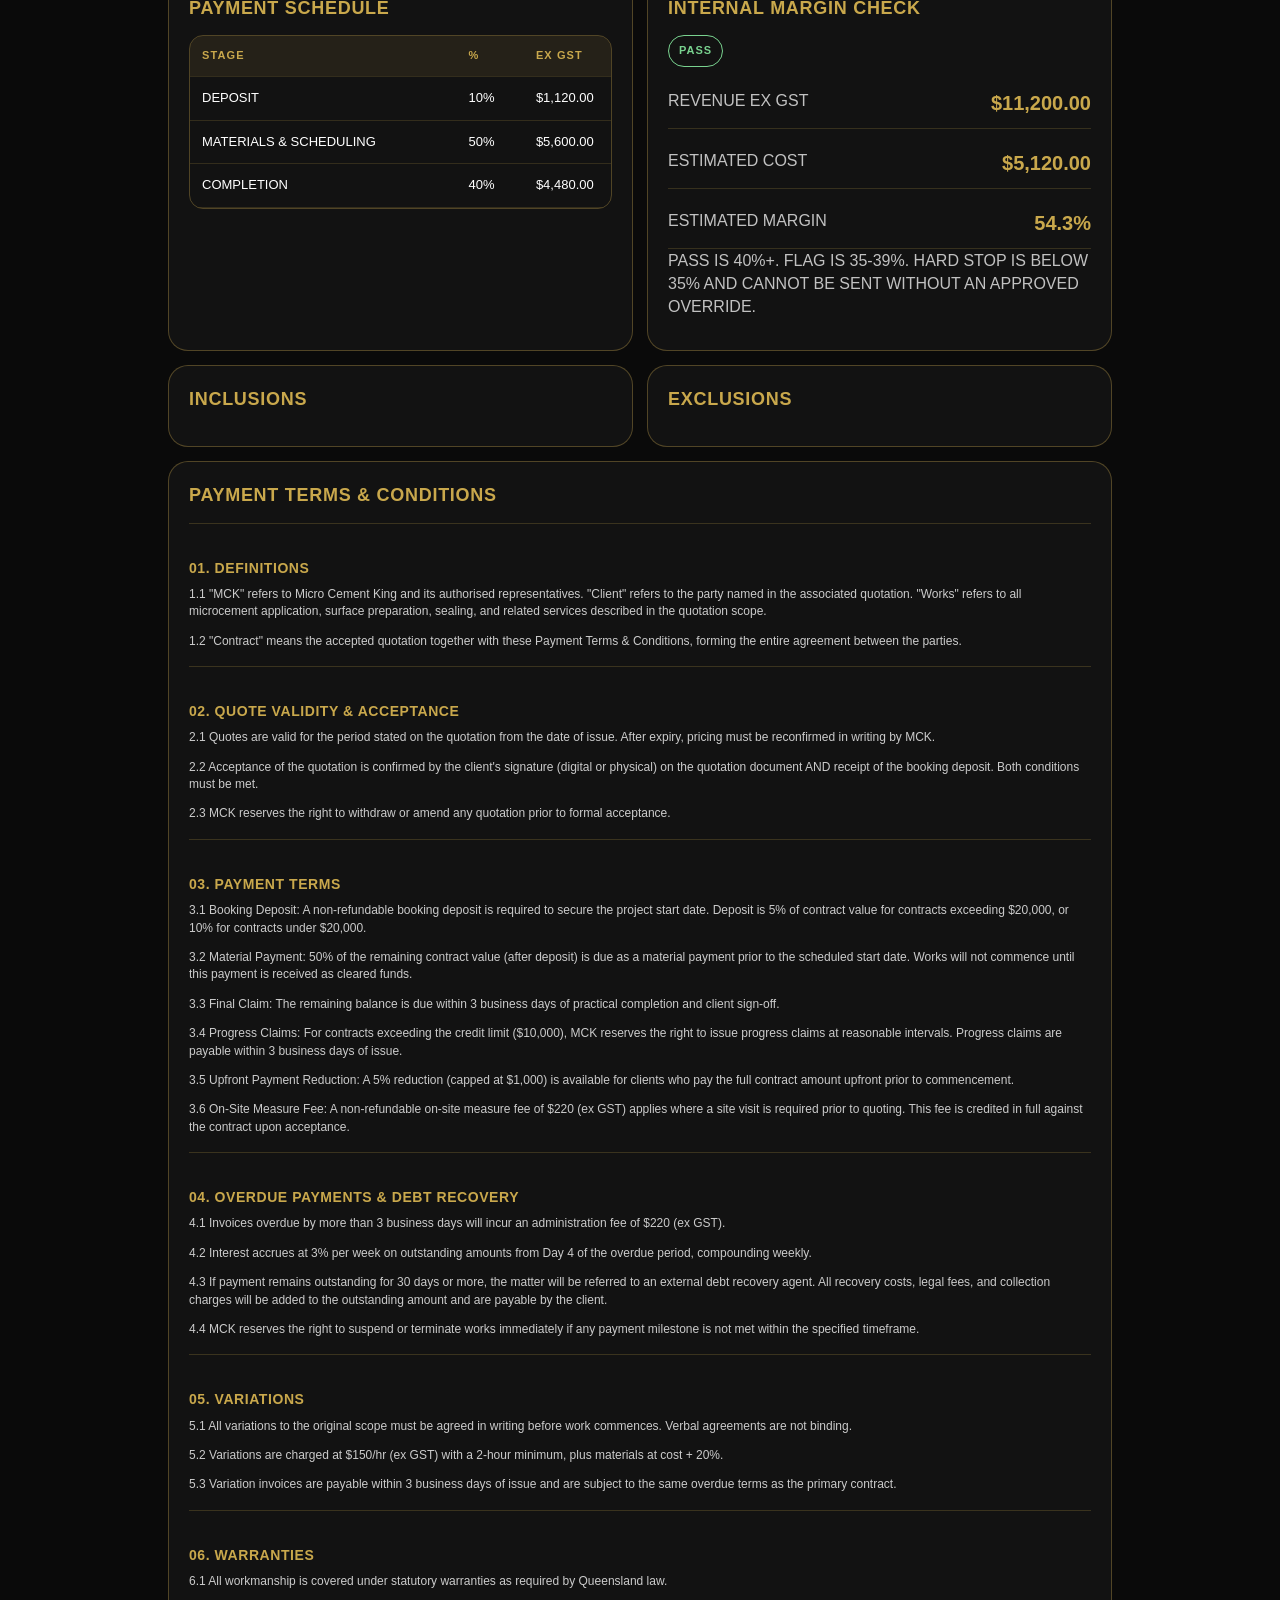
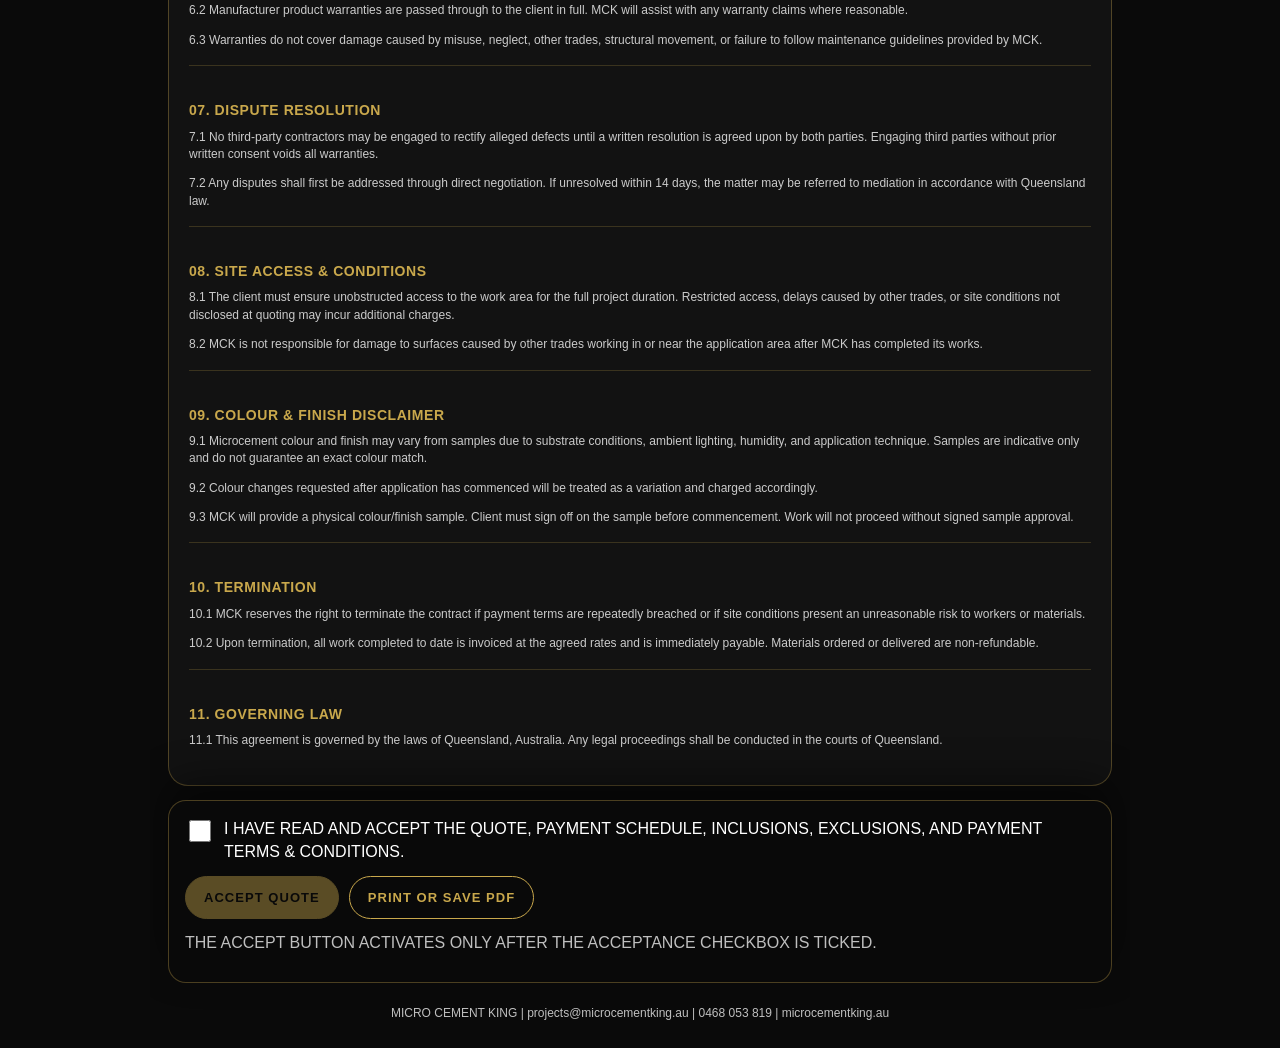
<file: quotes/scenario-2-test.html>
<!doctype html>
<html lang="en-AU">
<head>
  <meta charset="utf-8">
  <meta name="viewport" content="width=device-width, initial-scale=1, viewport-fit=cover">
  <title>MCK-20260531-002 | MICRO CEMENT KING QUOTE</title>
  <style>
    :root {
      --gold: #C9A84C;
      --black: #0A0A0A;
      --white: #FFFFFF;
      --muted: rgba(255,255,255,0.74);
      --line: rgba(201,168,76,0.34);
      --panel: #141414;
      --danger: #FF6B6B;
      --amber: #FFCF66;
      --green: #79D28F;
    }
    * { box-sizing: border-box; -webkit-print-color-adjust: exact; print-color-adjust: exact; }
    html { background: var(--black); color: var(--white); font-family: Arial, Helvetica, sans-serif; width: 100%; overflow-x: hidden; }
    body { margin: 0; background: var(--black); color: var(--white); font-family: Arial, Helvetica, sans-serif; line-height: 1.45; width: 100%; overflow-x: hidden; }
    a { color: var(--gold); }
    .page { width: 100%; max-width: 980px; margin: 0 auto; padding: 18px; background: radial-gradient(circle at top right, rgba(201,168,76,0.18), transparent 32%), var(--black); overflow-x: hidden; }
    .hero { border: 1px solid var(--line); background: linear-gradient(145deg, #0A0A0A 0%, #171717 100%); padding: 28px; border-radius: 22px; box-shadow: 0 20px 60px rgba(0,0,0,0.45); }
    .brand-row { display: flex; justify-content: space-between; gap: 16px; align-items: flex-start; flex-wrap: wrap; }
    .brand-copy { min-width: 0; flex: 1 1 240px; }
    .brand-mark { color: var(--gold); letter-spacing: 0.14em; font-weight: 900; font-size: 15px; }
    .tagline { max-width: 100%; overflow-wrap: break-word; }
    .contact { text-align: right; color: var(--muted); font-size: 13px; min-width: 0; }
    h1, h2, h3 { margin: 0; letter-spacing: 0.04em; text-transform: uppercase; }
    h1 { font-size: clamp(34px, 8vw, 76px); line-height: 0.92; margin-top: 46px; max-width: 760px; }
    h2 { color: var(--gold); font-size: 18px; margin-bottom: 14px; }
    h3 { color: var(--gold); font-size: 14px; margin: 18px 0 8px; }
    p { margin: 0 0 12px; color: var(--muted); }
    .meta-grid { display: grid; grid-template-columns: repeat(4, minmax(0, 1fr)); gap: 10px; margin-top: 26px; }
    .meta { border: 1px solid var(--line); border-radius: 14px; padding: 12px; background: rgba(255,255,255,0.035); }
    .meta span { display: block; color: var(--gold); font-size: 11px; text-transform: uppercase; letter-spacing: 0.10em; }
    .meta strong { display: block; margin-top: 5px; color: var(--white); font-size: 14px; word-break: break-word; }
    .grid { display: grid; grid-template-columns: 1fr; gap: 14px; margin-top: 14px; }
    .two { grid-template-columns: repeat(2, minmax(0, 1fr)); }
    .card { border: 1px solid var(--line); background: rgba(20,20,20,0.94); border-radius: 20px; padding: 20px; overflow: hidden; }
    .warning { border-color: rgba(255,207,102,0.82); }
    .success { border-color: rgba(121,210,143,0.72); }
    .message-box { border: 1px solid var(--line); padding: 14px; border-radius: 12px; color: var(--white); background: rgba(201,168,76,0.08); white-space: pre-wrap; }
    .table-wrap { width: 100%; overflow-x: auto; border-radius: 14px; border: 1px solid var(--line); }
    table { width: 100%; border-collapse: collapse; min-width: 650px; }
    th, td { padding: 12px; border-bottom: 1px solid rgba(201,168,76,0.18); text-align: left; vertical-align: top; color: var(--white); }
    th { color: var(--gold); font-size: 11px; text-transform: uppercase; letter-spacing: 0.10em; background: rgba(201,168,76,0.10); }
    td { font-size: 13px; }
    .total-row td { color: var(--gold); font-weight: 900; }
    .totals { display: grid; gap: 10px; }
    .total-line { display: flex; justify-content: space-between; gap: 14px; border-bottom: 1px solid rgba(201,168,76,0.20); padding: 10px 0; color: var(--white); }
    .total-line span:first-child { color: var(--muted); }
    .total-line strong { color: var(--gold); font-size: 20px; }
    .badge { display: inline-flex; align-items: center; justify-content: center; padding: 7px 10px; border-radius: 999px; font-size: 11px; font-weight: 900; letter-spacing: 0.09em; text-transform: uppercase; border: 1px solid var(--line); }
    .pass { color: var(--green); border-color: var(--green); }
    .flag { color: var(--amber); border-color: var(--amber); }
    .stop { color: var(--danger); border-color: var(--danger); }
    ul { margin: 0; padding-left: 18px; color: var(--muted); }
    li { margin-bottom: 8px; }
    .terms { margin-top: 14px; }
    .terms-section { border-top: 1px solid rgba(201,168,76,0.22); padding: 16px 0 4px; }
    .terms-section p { font-size: 12px; color: rgba(255,255,255,0.78); }
    .acceptance { position: sticky; bottom: 0; margin-top: 14px; border: 1px solid var(--line); background: rgba(10,10,10,0.98); padding: 16px; border-radius: 18px; display: grid; gap: 12px; box-shadow: 0 -18px 40px rgba(0,0,0,0.45); }
    .accept-row { display: flex; gap: 10px; align-items: flex-start; color: var(--white); }
    .accept-row label { min-width: 0; overflow-wrap: break-word; }
    input[type="checkbox"] { width: 22px; height: 22px; accent-color: var(--gold); flex: 0 0 auto; }
    .button-row { display: flex; gap: 10px; flex-wrap: wrap; }
    button, .button { border: 1px solid var(--gold); background: var(--gold); color: var(--black); font-weight: 900; border-radius: 999px; padding: 13px 18px; letter-spacing: 0.08em; text-transform: uppercase; cursor: pointer; text-decoration: none; font-size: 13px; }
    button.secondary { background: transparent; color: var(--gold); }
    button:disabled { opacity: 0.42; cursor: not-allowed; }
    .footer { color: var(--muted); text-align: center; padding: 22px 0 8px; font-size: 12px; }
    @media (max-width: 760px) {
      .page { padding: 10px; }
      .hero { padding: 20px; border-radius: 18px; }
      .brand-copy { flex-basis: 100%; }
      .tagline { font-size: 13px; line-height: 1.35; white-space: normal; word-break: normal; overflow-wrap: anywhere; }
      .contact { text-align: left; flex-basis: 100%; }
      .meta-grid, .two { grid-template-columns: 1fr; }
      table { min-width: 620px; }
      .card { padding: 16px; border-radius: 16px; }
      .acceptance { border-radius: 14px; max-width: calc(100vw - 20px); }
      .accept-row label { font-size: 14px; line-height: 1.35; }
      button, .button { font-size: 11px; padding: 12px 14px; }
    }
    @media print {
      @page { size: A4; margin: 8mm; }
      html, body, .page, .hero, .card, .acceptance { background: #0A0A0A !important; color: #FFFFFF !important; }
      .page { max-width: none; padding: 0; }
      .hero, .card { box-shadow: none !important; break-inside: avoid; }
      h1, h2, h3, th, .brand-mark, .total-line strong, .total-row td { color: #C9A84C !important; }
      p, td, li, .meta strong, .accept-row { color: #FFFFFF !important; }
      .button-row, .acceptance { display: none !important; }
      a { color: #C9A84C !important; }
      .table-wrap { overflow: visible; }
      table { min-width: 0; }
    }
  </style>
</head>
<body>
  <main class="page">
    <section class="hero">
      <div class="brand-row">
          <div class="brand-copy">
          <div class="brand-mark">MICRO CEMENT KING</div>
          <p class="tagline">PREMIUM MICROCEMENT FINISHES | GOLD COAST, QLD</p>
        </div>
        <div class="contact">
          <div>projects@microcementking.au</div>
          <div>0468 053 819</div>
          <div>microcementking.au</div>
        </div>
      </div>
      <h1>CLIENT QUOTE</h1>
      <div class="meta-grid">
        <div class="meta"><span>QUOTE NUMBER</span><strong>MCK-20260531-002</strong></div>
        <div class="meta"><span>DATE</span><strong>30 MAY 2026</strong></div>
        <div class="meta"><span>VALID UNTIL</span><strong>01 JUNE 2026</strong></div>
        <div class="meta"><span>STATUS</span><strong>MISSING INFO</strong></div>
      </div>
    </section>

    <section class="grid two">
      <div class="card">
        <h2>CLIENT DETAILS</h2>
        <p><strong>NAME:</strong> Jake Torres</p>
        <p><strong>PHONE:</strong> 0433 222 111</p>
        <p><strong>EMAIL:</strong> NOT PROVIDED</p>
        <p><strong>ADDRESS:</strong> NOT PROVIDED</p>
      </div>
      <div class="card">
        <h2>PROJECT DETAILS</h2>
        <p><strong>COLOURS:</strong> TO BE CONFIRMED</p>
        <p><strong>TIMELINE:</strong> ASAP</p>
        <p><strong>BUDGET:</strong> NOT PROVIDED</p>
        <p><strong>NOTES:</strong> Client requested ASAP timing. Confirm realistic start date and curing window. Substrate information incomplete. Confirm before final issue.</p>
      </div>
    </section>

    
    <section class="card warning">
      <h2>MISSING INFO</h2>
      <p>THIS QUOTE IS NOT READY FOR CLIENT ISSUE UNTIL THE ITEMS BELOW ARE CONFIRMED.</p>
      <ul><li>CLIENT EMAIL: Required to deliver the quote and acceptance trail.</li><li>PROJECT ADDRESS: Required to confirm travel, access, and site conditions.</li><li>LINE 2 SUBSTRATE: Substrate must be confirmed before final issue.</li><li>COLOUR OR FINISH: Needed for client expectation and sample sign-off.</li></ul>
      <h3>READY-TO-SEND CHASE MESSAGE</h3>
      <p class="message-box">Hi Jake Torres, thanks for the Micro Cement King enquiry. To finalise your quote, can you please send the following details:
- CLIENT EMAIL
- PROJECT ADDRESS
- LINE 2 SUBSTRATE
- COLOUR OR FINISH
Once we have these, we can lock the scope, pricing, payment schedule, and next steps. Thanks, Micro Cement King.</p>
    </section>
  

    <section class="card">
      <h2>SCOPE OF WORKS</h2>
      <p>Supply and apply Micro Cement King microcement system to Bathroom floor microcement over existing tiles (12 sqm); Bathroom wall microcement (20 sqm). Includes preparation, application, sealing system, and standard project allowances based on information supplied.</p>
      <div class="table-wrap">
        <table>
          <thead><tr><th>DESCRIPTION</th><th>SURFACE</th><th>SUBSTRATE</th><th>QTY</th><th>RATE EX GST</th><th>TOTAL EX GST</th></tr></thead>
          <tbody>
            <tr><td>Bathroom floor microcement over existing tiles</td><td>Bathroom (wet area)</td><td>Existing tiles</td><td>12 SQM</td><td>$350.00</td><td>$4,200.00</td></tr>
<tr><td>Bathroom wall microcement</td><td>Bathroom (wet area)</td><td>Unknown</td><td>20 SQM</td><td>$350.00</td><td>$7,000.00</td></tr>
            
            <tr class="total-row"><td colspan="5">SUBTOTAL EX GST</td><td>$11,200.00</td></tr>
            <tr><td colspan="5">GST</td><td>$1,120.00</td></tr>
            <tr class="total-row"><td colspan="5">TOTAL INC GST</td><td>$12,320.00</td></tr>
          </tbody>
        </table>
      </div>
      <p style="margin-top:12px;">ALL PRICES EX GST UNLESS STATED OTHERWISE.</p>
    </section>

    <section class="grid two">
      <div class="card">
        <h2>PAYMENT SCHEDULE</h2>
        <div class="table-wrap">
          <table>
            <thead><tr><th>STAGE</th><th>%</th><th>EX GST</th><th>GST</th><th>INC GST</th></tr></thead>
            <tbody>
              <tr><td>DEPOSIT</td><td>10%</td><td>$1,120.00</td><td>$112.00</td><td>$1,232.00</td></tr>
<tr><td>MATERIALS &amp; SCHEDULING</td><td>50%</td><td>$5,600.00</td><td>$560.00</td><td>$6,160.00</td></tr>
<tr><td>COMPLETION</td><td>40%</td><td>$4,480.00</td><td>$448.00</td><td>$4,928.00</td></tr>
            </tbody>
          </table>
        </div>
      </div>
      <div class="card">
        <h2>INTERNAL MARGIN CHECK</h2>
        <p><span class="badge pass">PASS</span></p>
        <div class="totals">
          <div class="total-line"><span>REVENUE EX GST</span><strong>$11,200.00</strong></div>
          <div class="total-line"><span>ESTIMATED COST</span><strong>$5,120.00</strong></div>
          <div class="total-line"><span>ESTIMATED MARGIN</span><strong>54.3%</strong></div>
        </div>
        <p>PASS IS 40%+. FLAG IS 35-39%. HARD STOP IS BELOW 35% AND CANNOT BE SENT WITHOUT AN APPROVED OVERRIDE.</p>
      </div>
    </section>

    <section class="grid two">
      <div class="card">
        <h2>INCLUSIONS</h2>
        <ul></ul>
      </div>
      <div class="card">
        <h2>EXCLUSIONS</h2>
        <ul></ul>
      </div>
    </section>

    <section class="card terms">
      <h2>PAYMENT TERMS & CONDITIONS</h2>
      
    <section class="terms-section">
      <h3>01. DEFINITIONS</h3>
      <p>1.1 &quot;MCK&quot; refers to Micro Cement King and its authorised representatives. &quot;Client&quot; refers to the party named in the associated quotation. &quot;Works&quot; refers to all microcement application, surface preparation, sealing, and related services described in the quotation scope.</p>
<p>1.2 &quot;Contract&quot; means the accepted quotation together with these Payment Terms &amp; Conditions, forming the entire agreement between the parties.</p>
    </section>
  

    <section class="terms-section">
      <h3>02. QUOTE VALIDITY &amp; ACCEPTANCE</h3>
      <p>2.1 Quotes are valid for the period stated on the quotation from the date of issue. After expiry, pricing must be reconfirmed in writing by MCK.</p>
<p>2.2 Acceptance of the quotation is confirmed by the client&#039;s signature (digital or physical) on the quotation document AND receipt of the booking deposit. Both conditions must be met.</p>
<p>2.3 MCK reserves the right to withdraw or amend any quotation prior to formal acceptance.</p>
    </section>
  

    <section class="terms-section">
      <h3>03. PAYMENT TERMS</h3>
      <p>3.1 Booking Deposit: A non-refundable booking deposit is required to secure the project start date. Deposit is 5% of contract value for contracts exceeding $20,000, or 10% for contracts under $20,000.</p>
<p>3.2 Material Payment: 50% of the remaining contract value (after deposit) is due as a material payment prior to the scheduled start date. Works will not commence until this payment is received as cleared funds.</p>
<p>3.3 Final Claim: The remaining balance is due within 3 business days of practical completion and client sign-off.</p>
<p>3.4 Progress Claims: For contracts exceeding the credit limit ($10,000), MCK reserves the right to issue progress claims at reasonable intervals. Progress claims are payable within 3 business days of issue.</p>
<p>3.5 Upfront Payment Reduction: A 5% reduction (capped at $1,000) is available for clients who pay the full contract amount upfront prior to commencement.</p>
<p>3.6 On-Site Measure Fee: A non-refundable on-site measure fee of $220 (ex GST) applies where a site visit is required prior to quoting. This fee is credited in full against the contract upon acceptance.</p>
    </section>
  

    <section class="terms-section">
      <h3>04. OVERDUE PAYMENTS &amp; DEBT RECOVERY</h3>
      <p>4.1 Invoices overdue by more than 3 business days will incur an administration fee of $220 (ex GST).</p>
<p>4.2 Interest accrues at 3% per week on outstanding amounts from Day 4 of the overdue period, compounding weekly.</p>
<p>4.3 If payment remains outstanding for 30 days or more, the matter will be referred to an external debt recovery agent. All recovery costs, legal fees, and collection charges will be added to the outstanding amount and are payable by the client.</p>
<p>4.4 MCK reserves the right to suspend or terminate works immediately if any payment milestone is not met within the specified timeframe.</p>
    </section>
  

    <section class="terms-section">
      <h3>05. VARIATIONS</h3>
      <p>5.1 All variations to the original scope must be agreed in writing before work commences. Verbal agreements are not binding.</p>
<p>5.2 Variations are charged at $150/hr (ex GST) with a 2-hour minimum, plus materials at cost + 20%.</p>
<p>5.3 Variation invoices are payable within 3 business days of issue and are subject to the same overdue terms as the primary contract.</p>
    </section>
  

    <section class="terms-section">
      <h3>06. WARRANTIES</h3>
      <p>6.1 All workmanship is covered under statutory warranties as required by Queensland law.</p>
<p>6.2 Manufacturer product warranties are passed through to the client in full. MCK will assist with any warranty claims where reasonable.</p>
<p>6.3 Warranties do not cover damage caused by misuse, neglect, other trades, structural movement, or failure to follow maintenance guidelines provided by MCK.</p>
    </section>
  

    <section class="terms-section">
      <h3>07. DISPUTE RESOLUTION</h3>
      <p>7.1 No third-party contractors may be engaged to rectify alleged defects until a written resolution is agreed upon by both parties. Engaging third parties without prior written consent voids all warranties.</p>
<p>7.2 Any disputes shall first be addressed through direct negotiation. If unresolved within 14 days, the matter may be referred to mediation in accordance with Queensland law.</p>
    </section>
  

    <section class="terms-section">
      <h3>08. SITE ACCESS &amp; CONDITIONS</h3>
      <p>8.1 The client must ensure unobstructed access to the work area for the full project duration. Restricted access, delays caused by other trades, or site conditions not disclosed at quoting may incur additional charges.</p>
<p>8.2 MCK is not responsible for damage to surfaces caused by other trades working in or near the application area after MCK has completed its works.</p>
    </section>
  

    <section class="terms-section">
      <h3>09. COLOUR &amp; FINISH DISCLAIMER</h3>
      <p>9.1 Microcement colour and finish may vary from samples due to substrate conditions, ambient lighting, humidity, and application technique. Samples are indicative only and do not guarantee an exact colour match.</p>
<p>9.2 Colour changes requested after application has commenced will be treated as a variation and charged accordingly.</p>
<p>9.3 MCK will provide a physical colour/finish sample. Client must sign off on the sample before commencement. Work will not proceed without signed sample approval.</p>
    </section>
  

    <section class="terms-section">
      <h3>10. TERMINATION</h3>
      <p>10.1 MCK reserves the right to terminate the contract if payment terms are repeatedly breached or if site conditions present an unreasonable risk to workers or materials.</p>
<p>10.2 Upon termination, all work completed to date is invoiced at the agreed rates and is immediately payable. Materials ordered or delivered are non-refundable.</p>
    </section>
  

    <section class="terms-section">
      <h3>11. GOVERNING LAW</h3>
      <p>11.1 This agreement is governed by the laws of Queensland, Australia. Any legal proceedings shall be conducted in the courts of Queensland.</p>
    </section>
  
    </section>

    <section class="acceptance" aria-label="ACCEPTANCE GATE">
      <label class="accept-row"><input type="checkbox" id="acceptCheck"><span>I HAVE READ AND ACCEPT THE QUOTE, PAYMENT SCHEDULE, INCLUSIONS, EXCLUSIONS, AND PAYMENT TERMS & CONDITIONS.</span></label>
      <div class="button-row">
        <button id="acceptBtn" disabled>ACCEPT QUOTE</button>
        <button class="secondary" type="button" onclick="window.print()">PRINT OR SAVE PDF</button>
      </div>
      <p>THE ACCEPT BUTTON ACTIVATES ONLY AFTER THE ACCEPTANCE CHECKBOX IS TICKED.</p>
    </section>

    <div class="footer">MICRO CEMENT KING | projects@microcementking.au | 0468 053 819 | microcementking.au</div>
  </main>
  <script>
    const checkbox = document.getElementById('acceptCheck');
    const acceptBtn = document.getElementById('acceptBtn');
    const mailto = "mailto:projects@microcementking.au?subject=ACCEPT%20QUOTE%20MCK-20260531-002&body=I%20accept%20quote%20MCK-20260531-002%20for%20Jake%20Torres%20and%20confirm%20I%20understand%20the%20payment%20terms%20and%20conditions.%20Please%20send%20the%20deposit%20invoice%20and%20next%20steps.";
    checkbox.addEventListener('change', () => { acceptBtn.disabled = !checkbox.checked; });
    acceptBtn.addEventListener('click', () => { if (checkbox.checked) window.location.href = mailto; });
  </script>
</body>
</html>
</file>
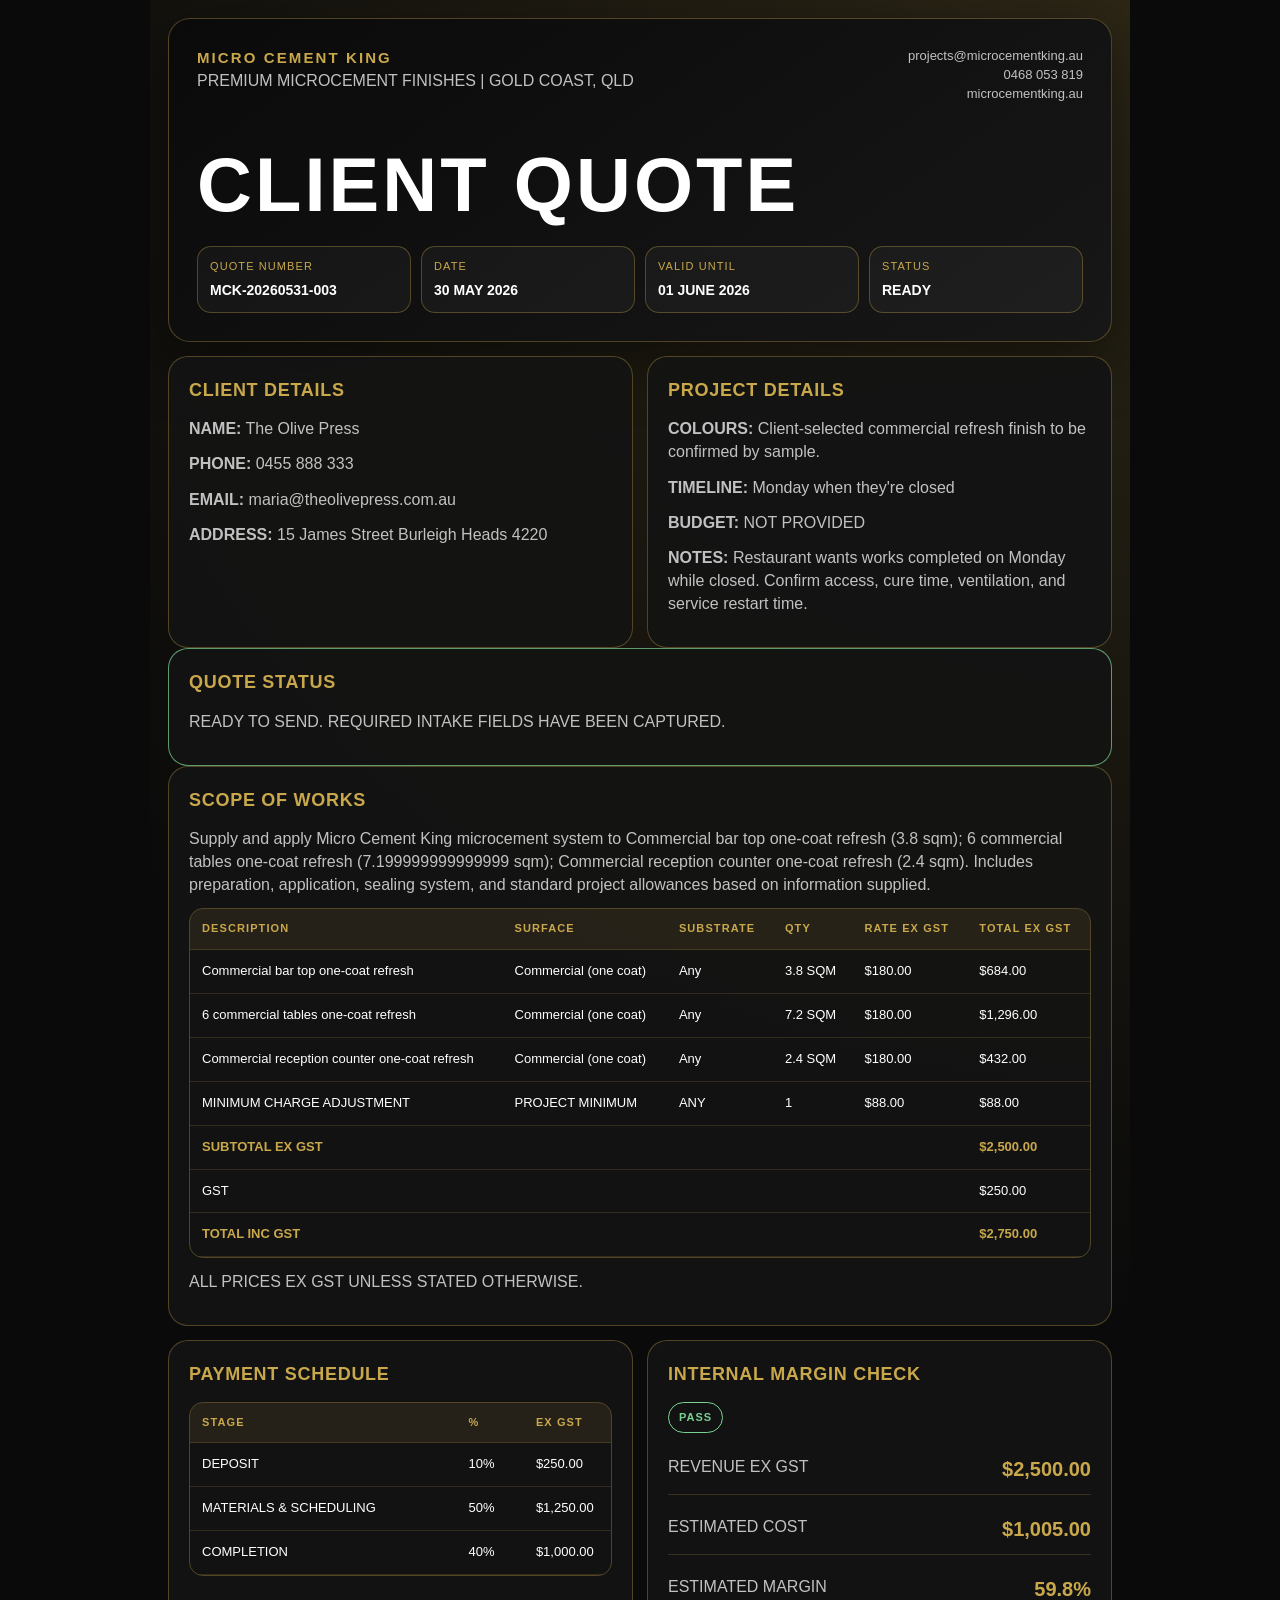
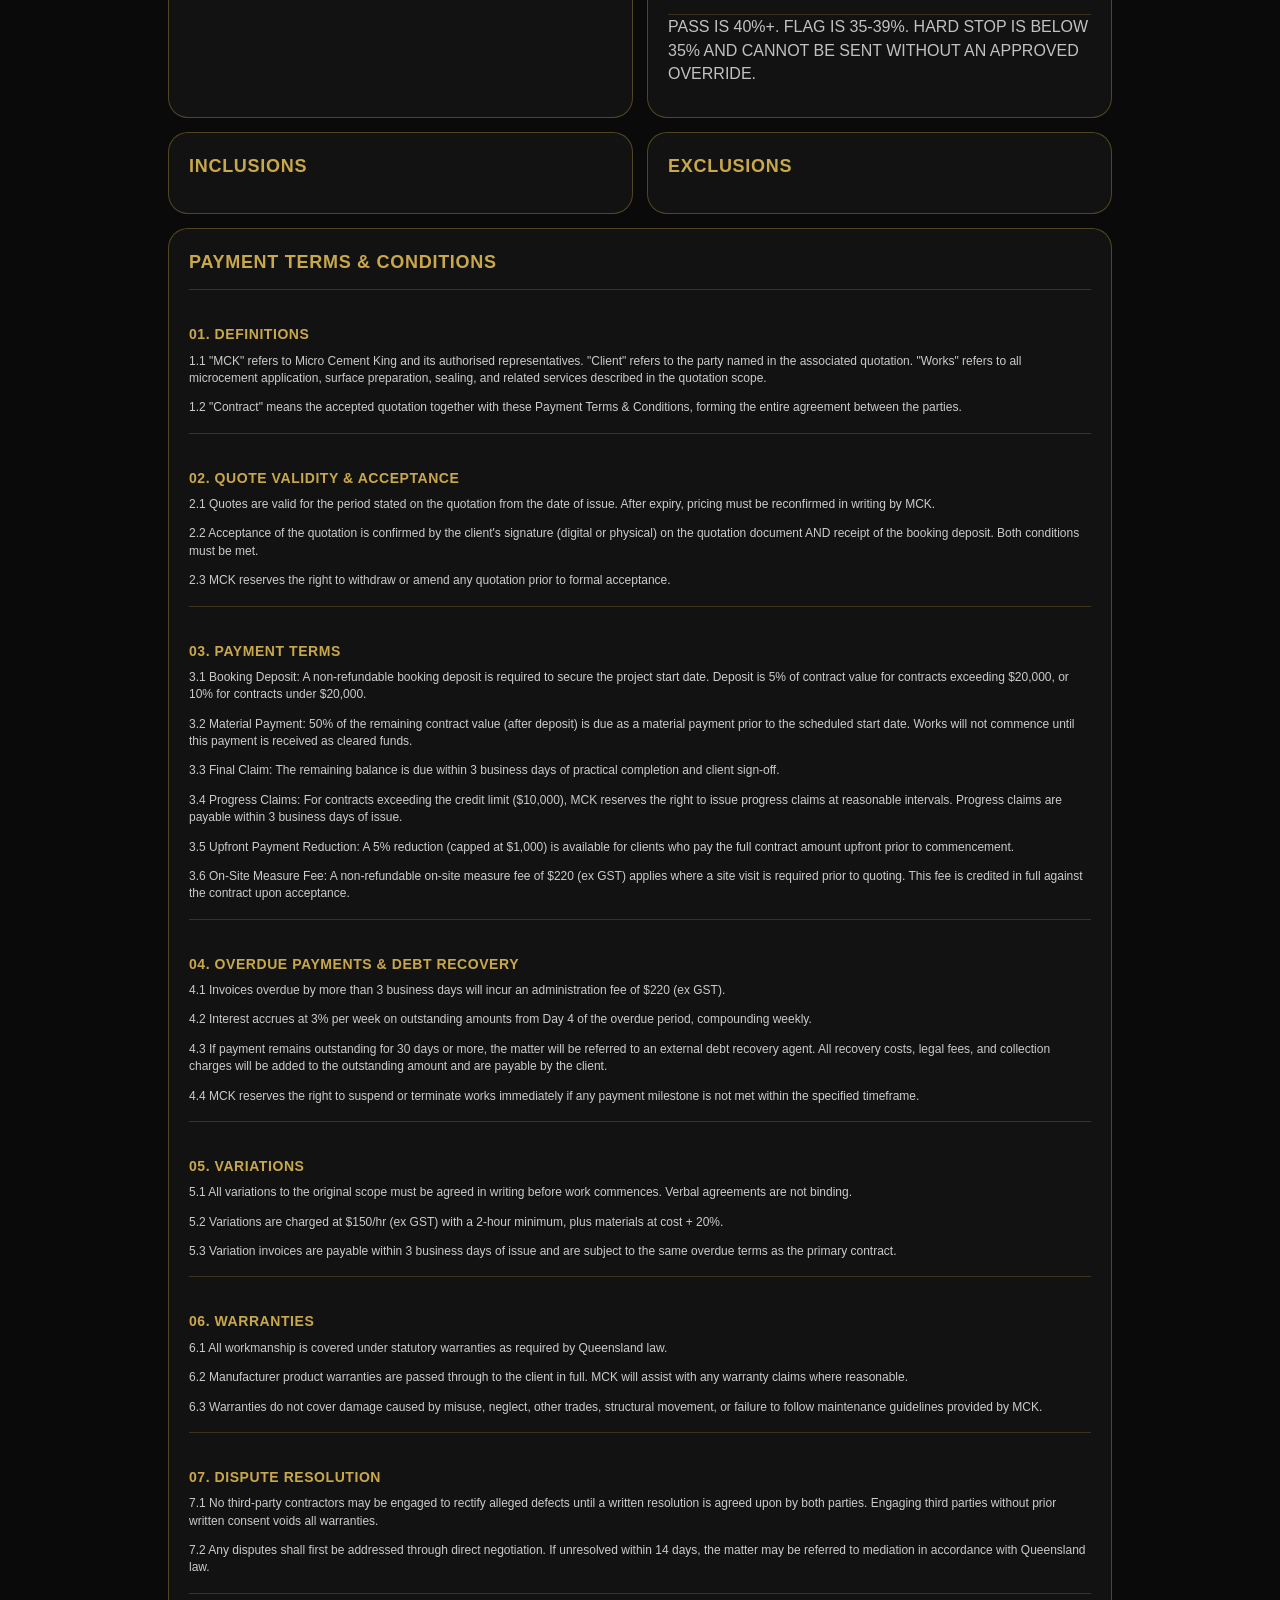
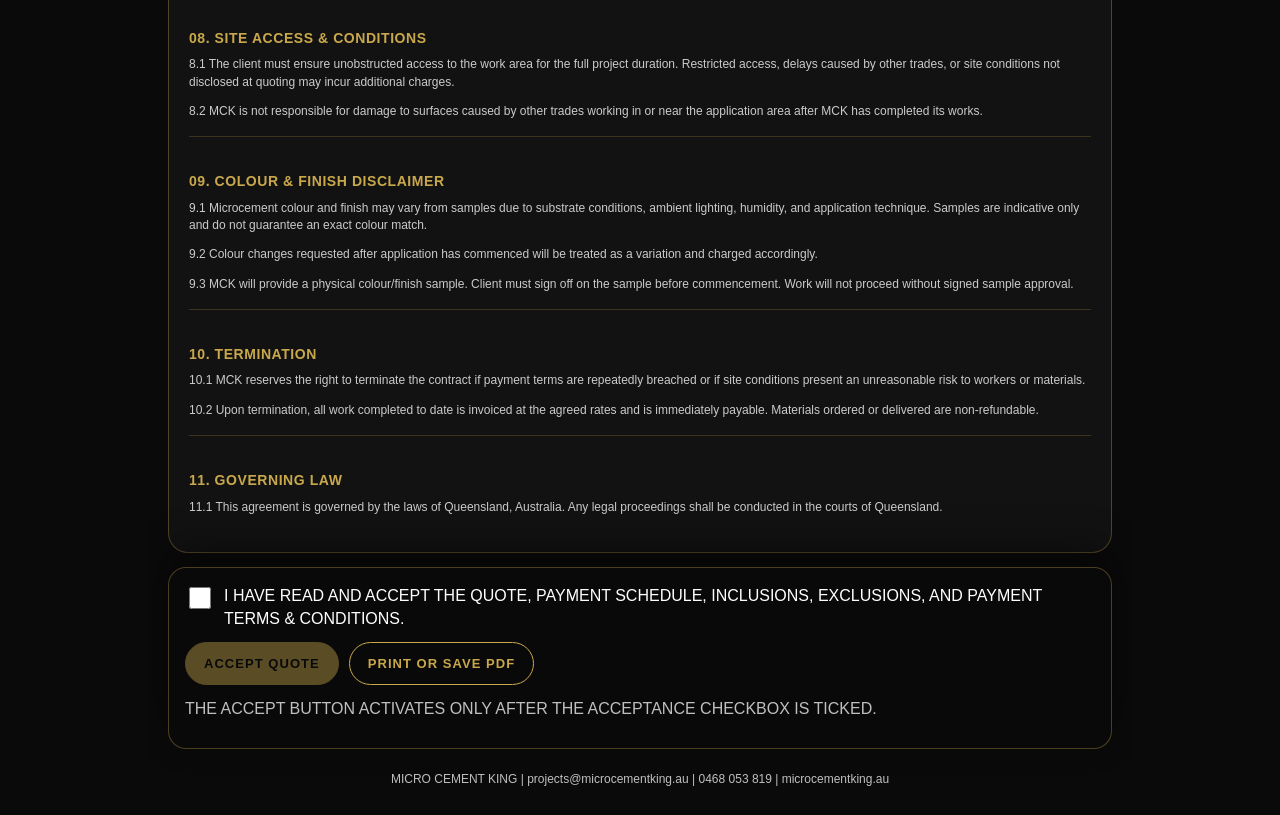
<file: quotes/scenario-3-test.html>
<!doctype html>
<html lang="en-AU">
<head>
  <meta charset="utf-8">
  <meta name="viewport" content="width=device-width, initial-scale=1, viewport-fit=cover">
  <title>MCK-20260531-003 | MICRO CEMENT KING QUOTE</title>
  <style>
    :root {
      --gold: #C9A84C;
      --black: #0A0A0A;
      --white: #FFFFFF;
      --muted: rgba(255,255,255,0.74);
      --line: rgba(201,168,76,0.34);
      --panel: #141414;
      --danger: #FF6B6B;
      --amber: #FFCF66;
      --green: #79D28F;
    }
    * { box-sizing: border-box; -webkit-print-color-adjust: exact; print-color-adjust: exact; }
    html { background: var(--black); color: var(--white); font-family: Arial, Helvetica, sans-serif; width: 100%; overflow-x: hidden; }
    body { margin: 0; background: var(--black); color: var(--white); font-family: Arial, Helvetica, sans-serif; line-height: 1.45; width: 100%; overflow-x: hidden; }
    a { color: var(--gold); }
    .page { width: 100%; max-width: 980px; margin: 0 auto; padding: 18px; background: radial-gradient(circle at top right, rgba(201,168,76,0.18), transparent 32%), var(--black); overflow-x: hidden; }
    .hero { border: 1px solid var(--line); background: linear-gradient(145deg, #0A0A0A 0%, #171717 100%); padding: 28px; border-radius: 22px; box-shadow: 0 20px 60px rgba(0,0,0,0.45); }
    .brand-row { display: flex; justify-content: space-between; gap: 16px; align-items: flex-start; flex-wrap: wrap; }
    .brand-copy { min-width: 0; flex: 1 1 240px; }
    .brand-mark { color: var(--gold); letter-spacing: 0.14em; font-weight: 900; font-size: 15px; }
    .tagline { max-width: 100%; overflow-wrap: break-word; }
    .contact { text-align: right; color: var(--muted); font-size: 13px; min-width: 0; }
    h1, h2, h3 { margin: 0; letter-spacing: 0.04em; text-transform: uppercase; }
    h1 { font-size: clamp(34px, 8vw, 76px); line-height: 0.92; margin-top: 46px; max-width: 760px; }
    h2 { color: var(--gold); font-size: 18px; margin-bottom: 14px; }
    h3 { color: var(--gold); font-size: 14px; margin: 18px 0 8px; }
    p { margin: 0 0 12px; color: var(--muted); }
    .meta-grid { display: grid; grid-template-columns: repeat(4, minmax(0, 1fr)); gap: 10px; margin-top: 26px; }
    .meta { border: 1px solid var(--line); border-radius: 14px; padding: 12px; background: rgba(255,255,255,0.035); }
    .meta span { display: block; color: var(--gold); font-size: 11px; text-transform: uppercase; letter-spacing: 0.10em; }
    .meta strong { display: block; margin-top: 5px; color: var(--white); font-size: 14px; word-break: break-word; }
    .grid { display: grid; grid-template-columns: 1fr; gap: 14px; margin-top: 14px; }
    .two { grid-template-columns: repeat(2, minmax(0, 1fr)); }
    .card { border: 1px solid var(--line); background: rgba(20,20,20,0.94); border-radius: 20px; padding: 20px; overflow: hidden; }
    .warning { border-color: rgba(255,207,102,0.82); }
    .success { border-color: rgba(121,210,143,0.72); }
    .message-box { border: 1px solid var(--line); padding: 14px; border-radius: 12px; color: var(--white); background: rgba(201,168,76,0.08); white-space: pre-wrap; }
    .table-wrap { width: 100%; overflow-x: auto; border-radius: 14px; border: 1px solid var(--line); }
    table { width: 100%; border-collapse: collapse; min-width: 650px; }
    th, td { padding: 12px; border-bottom: 1px solid rgba(201,168,76,0.18); text-align: left; vertical-align: top; color: var(--white); }
    th { color: var(--gold); font-size: 11px; text-transform: uppercase; letter-spacing: 0.10em; background: rgba(201,168,76,0.10); }
    td { font-size: 13px; }
    .total-row td { color: var(--gold); font-weight: 900; }
    .totals { display: grid; gap: 10px; }
    .total-line { display: flex; justify-content: space-between; gap: 14px; border-bottom: 1px solid rgba(201,168,76,0.20); padding: 10px 0; color: var(--white); }
    .total-line span:first-child { color: var(--muted); }
    .total-line strong { color: var(--gold); font-size: 20px; }
    .badge { display: inline-flex; align-items: center; justify-content: center; padding: 7px 10px; border-radius: 999px; font-size: 11px; font-weight: 900; letter-spacing: 0.09em; text-transform: uppercase; border: 1px solid var(--line); }
    .pass { color: var(--green); border-color: var(--green); }
    .flag { color: var(--amber); border-color: var(--amber); }
    .stop { color: var(--danger); border-color: var(--danger); }
    ul { margin: 0; padding-left: 18px; color: var(--muted); }
    li { margin-bottom: 8px; }
    .terms { margin-top: 14px; }
    .terms-section { border-top: 1px solid rgba(201,168,76,0.22); padding: 16px 0 4px; }
    .terms-section p { font-size: 12px; color: rgba(255,255,255,0.78); }
    .acceptance { position: sticky; bottom: 0; margin-top: 14px; border: 1px solid var(--line); background: rgba(10,10,10,0.98); padding: 16px; border-radius: 18px; display: grid; gap: 12px; box-shadow: 0 -18px 40px rgba(0,0,0,0.45); }
    .accept-row { display: flex; gap: 10px; align-items: flex-start; color: var(--white); }
    .accept-row label { min-width: 0; overflow-wrap: break-word; }
    input[type="checkbox"] { width: 22px; height: 22px; accent-color: var(--gold); flex: 0 0 auto; }
    .button-row { display: flex; gap: 10px; flex-wrap: wrap; }
    button, .button { border: 1px solid var(--gold); background: var(--gold); color: var(--black); font-weight: 900; border-radius: 999px; padding: 13px 18px; letter-spacing: 0.08em; text-transform: uppercase; cursor: pointer; text-decoration: none; font-size: 13px; }
    button.secondary { background: transparent; color: var(--gold); }
    button:disabled { opacity: 0.42; cursor: not-allowed; }
    .footer { color: var(--muted); text-align: center; padding: 22px 0 8px; font-size: 12px; }
    @media (max-width: 760px) {
      .page { padding: 10px; }
      .hero { padding: 20px; border-radius: 18px; }
      .brand-copy { flex-basis: 100%; }
      .tagline { font-size: 13px; line-height: 1.35; white-space: normal; word-break: normal; overflow-wrap: anywhere; }
      .contact { text-align: left; flex-basis: 100%; }
      .meta-grid, .two { grid-template-columns: 1fr; }
      table { min-width: 620px; }
      .card { padding: 16px; border-radius: 16px; }
      .acceptance { border-radius: 14px; max-width: calc(100vw - 20px); }
      .accept-row label { font-size: 14px; line-height: 1.35; }
      button, .button { font-size: 11px; padding: 12px 14px; }
    }
    @media print {
      @page { size: A4; margin: 8mm; }
      html, body, .page, .hero, .card, .acceptance { background: #0A0A0A !important; color: #FFFFFF !important; }
      .page { max-width: none; padding: 0; }
      .hero, .card { box-shadow: none !important; break-inside: avoid; }
      h1, h2, h3, th, .brand-mark, .total-line strong, .total-row td { color: #C9A84C !important; }
      p, td, li, .meta strong, .accept-row { color: #FFFFFF !important; }
      .button-row, .acceptance { display: none !important; }
      a { color: #C9A84C !important; }
      .table-wrap { overflow: visible; }
      table { min-width: 0; }
    }
  </style>
</head>
<body>
  <main class="page">
    <section class="hero">
      <div class="brand-row">
          <div class="brand-copy">
          <div class="brand-mark">MICRO CEMENT KING</div>
          <p class="tagline">PREMIUM MICROCEMENT FINISHES | GOLD COAST, QLD</p>
        </div>
        <div class="contact">
          <div>projects@microcementking.au</div>
          <div>0468 053 819</div>
          <div>microcementking.au</div>
        </div>
      </div>
      <h1>CLIENT QUOTE</h1>
      <div class="meta-grid">
        <div class="meta"><span>QUOTE NUMBER</span><strong>MCK-20260531-003</strong></div>
        <div class="meta"><span>DATE</span><strong>30 MAY 2026</strong></div>
        <div class="meta"><span>VALID UNTIL</span><strong>01 JUNE 2026</strong></div>
        <div class="meta"><span>STATUS</span><strong>READY</strong></div>
      </div>
    </section>

    <section class="grid two">
      <div class="card">
        <h2>CLIENT DETAILS</h2>
        <p><strong>NAME:</strong> The Olive Press</p>
        <p><strong>PHONE:</strong> 0455 888 333</p>
        <p><strong>EMAIL:</strong> maria@theolivepress.com.au</p>
        <p><strong>ADDRESS:</strong> 15 James Street Burleigh Heads 4220</p>
      </div>
      <div class="card">
        <h2>PROJECT DETAILS</h2>
        <p><strong>COLOURS:</strong> Client-selected commercial refresh finish to be confirmed by sample.</p>
        <p><strong>TIMELINE:</strong> Monday when they&#039;re closed</p>
        <p><strong>BUDGET:</strong> NOT PROVIDED</p>
        <p><strong>NOTES:</strong> Restaurant wants works completed on Monday while closed. Confirm access, cure time, ventilation, and service restart time.</p>
      </div>
    </section>

    <section class="card success"><h2>QUOTE STATUS</h2><p>READY TO SEND. REQUIRED INTAKE FIELDS HAVE BEEN CAPTURED.</p></section>

    <section class="card">
      <h2>SCOPE OF WORKS</h2>
      <p>Supply and apply Micro Cement King microcement system to Commercial bar top one-coat refresh (3.8 sqm); 6 commercial tables one-coat refresh (7.199999999999999 sqm); Commercial reception counter one-coat refresh (2.4 sqm). Includes preparation, application, sealing system, and standard project allowances based on information supplied.</p>
      <div class="table-wrap">
        <table>
          <thead><tr><th>DESCRIPTION</th><th>SURFACE</th><th>SUBSTRATE</th><th>QTY</th><th>RATE EX GST</th><th>TOTAL EX GST</th></tr></thead>
          <tbody>
            <tr><td>Commercial bar top one-coat refresh</td><td>Commercial (one coat)</td><td>Any</td><td>3.8 SQM</td><td>$180.00</td><td>$684.00</td></tr>
<tr><td>6 commercial tables one-coat refresh</td><td>Commercial (one coat)</td><td>Any</td><td>7.2 SQM</td><td>$180.00</td><td>$1,296.00</td></tr>
<tr><td>Commercial reception counter one-coat refresh</td><td>Commercial (one coat)</td><td>Any</td><td>2.4 SQM</td><td>$180.00</td><td>$432.00</td></tr>
            <tr><td>MINIMUM CHARGE ADJUSTMENT</td><td>PROJECT MINIMUM</td><td>ANY</td><td>1</td><td>$88.00</td><td>$88.00</td></tr>
            <tr class="total-row"><td colspan="5">SUBTOTAL EX GST</td><td>$2,500.00</td></tr>
            <tr><td colspan="5">GST</td><td>$250.00</td></tr>
            <tr class="total-row"><td colspan="5">TOTAL INC GST</td><td>$2,750.00</td></tr>
          </tbody>
        </table>
      </div>
      <p style="margin-top:12px;">ALL PRICES EX GST UNLESS STATED OTHERWISE.</p>
    </section>

    <section class="grid two">
      <div class="card">
        <h2>PAYMENT SCHEDULE</h2>
        <div class="table-wrap">
          <table>
            <thead><tr><th>STAGE</th><th>%</th><th>EX GST</th><th>GST</th><th>INC GST</th></tr></thead>
            <tbody>
              <tr><td>DEPOSIT</td><td>10%</td><td>$250.00</td><td>$25.00</td><td>$275.00</td></tr>
<tr><td>MATERIALS &amp; SCHEDULING</td><td>50%</td><td>$1,250.00</td><td>$125.00</td><td>$1,375.00</td></tr>
<tr><td>COMPLETION</td><td>40%</td><td>$1,000.00</td><td>$100.00</td><td>$1,100.00</td></tr>
            </tbody>
          </table>
        </div>
      </div>
      <div class="card">
        <h2>INTERNAL MARGIN CHECK</h2>
        <p><span class="badge pass">PASS</span></p>
        <div class="totals">
          <div class="total-line"><span>REVENUE EX GST</span><strong>$2,500.00</strong></div>
          <div class="total-line"><span>ESTIMATED COST</span><strong>$1,005.00</strong></div>
          <div class="total-line"><span>ESTIMATED MARGIN</span><strong>59.8%</strong></div>
        </div>
        <p>PASS IS 40%+. FLAG IS 35-39%. HARD STOP IS BELOW 35% AND CANNOT BE SENT WITHOUT AN APPROVED OVERRIDE.</p>
      </div>
    </section>

    <section class="grid two">
      <div class="card">
        <h2>INCLUSIONS</h2>
        <ul></ul>
      </div>
      <div class="card">
        <h2>EXCLUSIONS</h2>
        <ul></ul>
      </div>
    </section>

    <section class="card terms">
      <h2>PAYMENT TERMS & CONDITIONS</h2>
      
    <section class="terms-section">
      <h3>01. DEFINITIONS</h3>
      <p>1.1 &quot;MCK&quot; refers to Micro Cement King and its authorised representatives. &quot;Client&quot; refers to the party named in the associated quotation. &quot;Works&quot; refers to all microcement application, surface preparation, sealing, and related services described in the quotation scope.</p>
<p>1.2 &quot;Contract&quot; means the accepted quotation together with these Payment Terms &amp; Conditions, forming the entire agreement between the parties.</p>
    </section>
  

    <section class="terms-section">
      <h3>02. QUOTE VALIDITY &amp; ACCEPTANCE</h3>
      <p>2.1 Quotes are valid for the period stated on the quotation from the date of issue. After expiry, pricing must be reconfirmed in writing by MCK.</p>
<p>2.2 Acceptance of the quotation is confirmed by the client&#039;s signature (digital or physical) on the quotation document AND receipt of the booking deposit. Both conditions must be met.</p>
<p>2.3 MCK reserves the right to withdraw or amend any quotation prior to formal acceptance.</p>
    </section>
  

    <section class="terms-section">
      <h3>03. PAYMENT TERMS</h3>
      <p>3.1 Booking Deposit: A non-refundable booking deposit is required to secure the project start date. Deposit is 5% of contract value for contracts exceeding $20,000, or 10% for contracts under $20,000.</p>
<p>3.2 Material Payment: 50% of the remaining contract value (after deposit) is due as a material payment prior to the scheduled start date. Works will not commence until this payment is received as cleared funds.</p>
<p>3.3 Final Claim: The remaining balance is due within 3 business days of practical completion and client sign-off.</p>
<p>3.4 Progress Claims: For contracts exceeding the credit limit ($10,000), MCK reserves the right to issue progress claims at reasonable intervals. Progress claims are payable within 3 business days of issue.</p>
<p>3.5 Upfront Payment Reduction: A 5% reduction (capped at $1,000) is available for clients who pay the full contract amount upfront prior to commencement.</p>
<p>3.6 On-Site Measure Fee: A non-refundable on-site measure fee of $220 (ex GST) applies where a site visit is required prior to quoting. This fee is credited in full against the contract upon acceptance.</p>
    </section>
  

    <section class="terms-section">
      <h3>04. OVERDUE PAYMENTS &amp; DEBT RECOVERY</h3>
      <p>4.1 Invoices overdue by more than 3 business days will incur an administration fee of $220 (ex GST).</p>
<p>4.2 Interest accrues at 3% per week on outstanding amounts from Day 4 of the overdue period, compounding weekly.</p>
<p>4.3 If payment remains outstanding for 30 days or more, the matter will be referred to an external debt recovery agent. All recovery costs, legal fees, and collection charges will be added to the outstanding amount and are payable by the client.</p>
<p>4.4 MCK reserves the right to suspend or terminate works immediately if any payment milestone is not met within the specified timeframe.</p>
    </section>
  

    <section class="terms-section">
      <h3>05. VARIATIONS</h3>
      <p>5.1 All variations to the original scope must be agreed in writing before work commences. Verbal agreements are not binding.</p>
<p>5.2 Variations are charged at $150/hr (ex GST) with a 2-hour minimum, plus materials at cost + 20%.</p>
<p>5.3 Variation invoices are payable within 3 business days of issue and are subject to the same overdue terms as the primary contract.</p>
    </section>
  

    <section class="terms-section">
      <h3>06. WARRANTIES</h3>
      <p>6.1 All workmanship is covered under statutory warranties as required by Queensland law.</p>
<p>6.2 Manufacturer product warranties are passed through to the client in full. MCK will assist with any warranty claims where reasonable.</p>
<p>6.3 Warranties do not cover damage caused by misuse, neglect, other trades, structural movement, or failure to follow maintenance guidelines provided by MCK.</p>
    </section>
  

    <section class="terms-section">
      <h3>07. DISPUTE RESOLUTION</h3>
      <p>7.1 No third-party contractors may be engaged to rectify alleged defects until a written resolution is agreed upon by both parties. Engaging third parties without prior written consent voids all warranties.</p>
<p>7.2 Any disputes shall first be addressed through direct negotiation. If unresolved within 14 days, the matter may be referred to mediation in accordance with Queensland law.</p>
    </section>
  

    <section class="terms-section">
      <h3>08. SITE ACCESS &amp; CONDITIONS</h3>
      <p>8.1 The client must ensure unobstructed access to the work area for the full project duration. Restricted access, delays caused by other trades, or site conditions not disclosed at quoting may incur additional charges.</p>
<p>8.2 MCK is not responsible for damage to surfaces caused by other trades working in or near the application area after MCK has completed its works.</p>
    </section>
  

    <section class="terms-section">
      <h3>09. COLOUR &amp; FINISH DISCLAIMER</h3>
      <p>9.1 Microcement colour and finish may vary from samples due to substrate conditions, ambient lighting, humidity, and application technique. Samples are indicative only and do not guarantee an exact colour match.</p>
<p>9.2 Colour changes requested after application has commenced will be treated as a variation and charged accordingly.</p>
<p>9.3 MCK will provide a physical colour/finish sample. Client must sign off on the sample before commencement. Work will not proceed without signed sample approval.</p>
    </section>
  

    <section class="terms-section">
      <h3>10. TERMINATION</h3>
      <p>10.1 MCK reserves the right to terminate the contract if payment terms are repeatedly breached or if site conditions present an unreasonable risk to workers or materials.</p>
<p>10.2 Upon termination, all work completed to date is invoiced at the agreed rates and is immediately payable. Materials ordered or delivered are non-refundable.</p>
    </section>
  

    <section class="terms-section">
      <h3>11. GOVERNING LAW</h3>
      <p>11.1 This agreement is governed by the laws of Queensland, Australia. Any legal proceedings shall be conducted in the courts of Queensland.</p>
    </section>
  
    </section>

    <section class="acceptance" aria-label="ACCEPTANCE GATE">
      <label class="accept-row"><input type="checkbox" id="acceptCheck"><span>I HAVE READ AND ACCEPT THE QUOTE, PAYMENT SCHEDULE, INCLUSIONS, EXCLUSIONS, AND PAYMENT TERMS & CONDITIONS.</span></label>
      <div class="button-row">
        <button id="acceptBtn" disabled>ACCEPT QUOTE</button>
        <button class="secondary" type="button" onclick="window.print()">PRINT OR SAVE PDF</button>
      </div>
      <p>THE ACCEPT BUTTON ACTIVATES ONLY AFTER THE ACCEPTANCE CHECKBOX IS TICKED.</p>
    </section>

    <div class="footer">MICRO CEMENT KING | projects@microcementking.au | 0468 053 819 | microcementking.au</div>
  </main>
  <script>
    const checkbox = document.getElementById('acceptCheck');
    const acceptBtn = document.getElementById('acceptBtn');
    const mailto = "mailto:projects@microcementking.au?subject=ACCEPT%20QUOTE%20MCK-20260531-003&body=I%20accept%20quote%20MCK-20260531-003%20for%20The%20Olive%20Press%20and%20confirm%20I%20understand%20the%20payment%20terms%20and%20conditions.%20Please%20send%20the%20deposit%20invoice%20and%20next%20steps.";
    checkbox.addEventListener('change', () => { acceptBtn.disabled = !checkbox.checked; });
    acceptBtn.addEventListener('click', () => { if (checkbox.checked) window.location.href = mailto; });
  </script>
</body>
</html>
</file>
